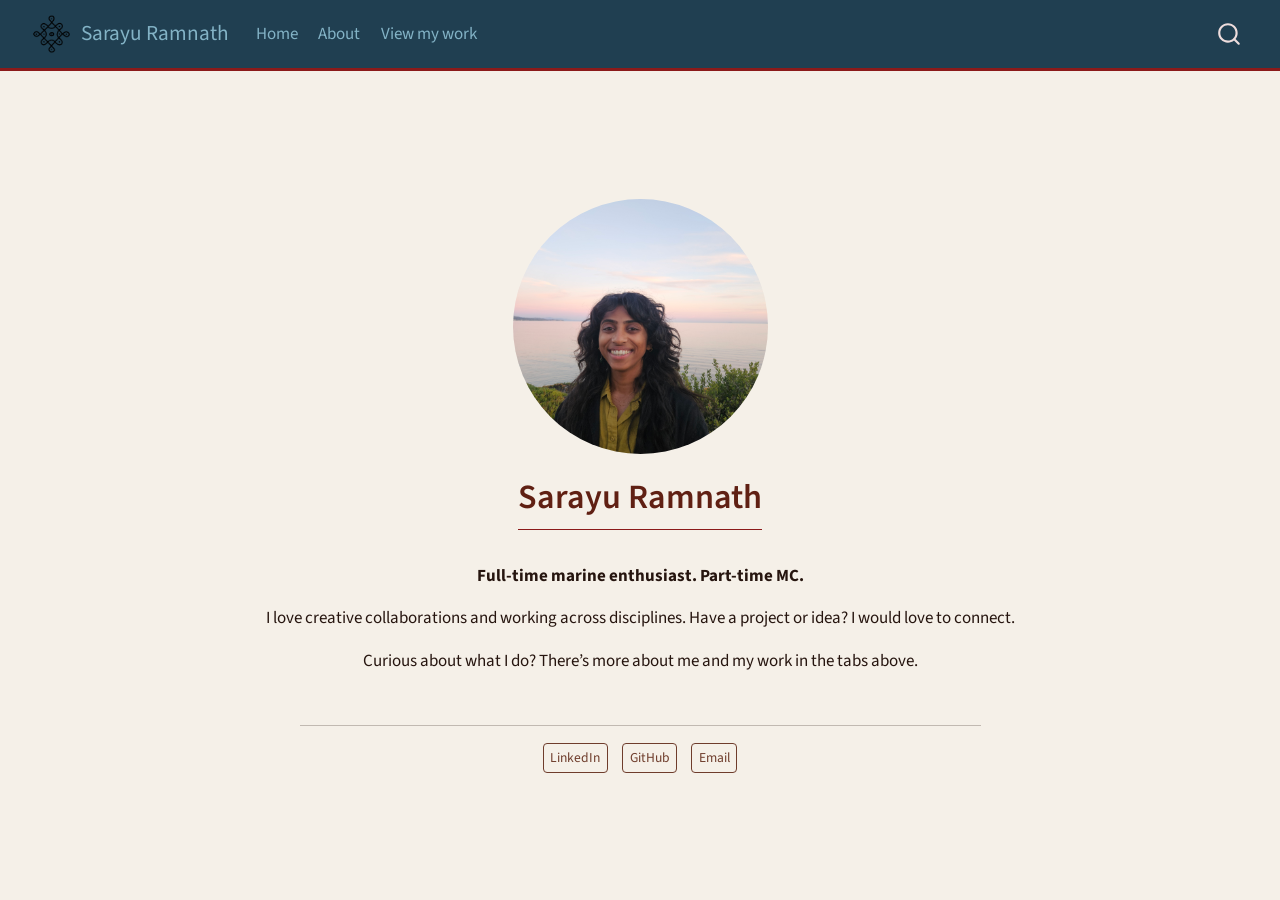
<file: docs/index.html>
<!DOCTYPE html>
<html xmlns="http://www.w3.org/1999/xhtml" lang="en" xml:lang="en"><head>

<meta charset="utf-8">
<meta name="generator" content="quarto-1.10.18">

<meta name="viewport" content="width=device-width, initial-scale=1.0, user-scalable=yes">


<title>Sarayu Ramnath</title>
<style>
/* Default styles provided by pandoc.
** See https://pandoc.org/MANUAL.html#variables-for-html for config info.
*/
span.smallcaps{font-variant: small-caps;}
div.columns{display: flex; gap: 1.5em;}
div.column{flex: auto;}
@media screen {
div.columns{gap: min(4vw, 1.5em);}
div.column{overflow-x: auto;}
}
div.hanging-indent{margin-left: 1.5em; text-indent: -1.5em;}
ul.task-list{list-style: none;}
ul.task-list li input[type="checkbox"] {
  width: 0.8em;
  margin: 0 0.8em 0.2em -1em; /* quarto-specific, see https://github.com/quarto-dev/quarto-cli/issues/4556 */ 
  vertical-align: middle;
}
</style>


<script src="site_libs/quarto-nav/quarto-nav.js"></script>
<script src="site_libs/quarto-nav/headroom.min.js"></script>
<script src="site_libs/clipboard/clipboard.min.js"></script>
<script src="site_libs/quarto-search/autocomplete.umd.js"></script>
<script src="site_libs/quarto-search/fuse.min.js"></script>
<script src="site_libs/quarto-search/quarto-search.js"></script>
<meta name="quarto:offset" content="./">
<script src="site_libs/quarto-html/quarto.js" type="module"></script>
<script src="site_libs/quarto-html/tabsets/tabsets.js" type="module"></script>
<script src="site_libs/quarto-html/popper.min.js"></script>
<script src="site_libs/quarto-html/tippy.umd.min.js"></script>
<link href="site_libs/quarto-html/tippy.css" rel="stylesheet">
<link href="site_libs/quarto-html/quarto-syntax-highlighting-64a204ab8560d761af7679ceaba22944.css" rel="stylesheet" id="quarto-text-highlighting-styles">
<script src="site_libs/bootstrap/bootstrap.min.js"></script>
<link href="site_libs/bootstrap/bootstrap-icons.css" rel="stylesheet">
<link href="site_libs/bootstrap/bootstrap-5f3a88b16732471265c6a64964930f13.min.css" rel="stylesheet" append-hash="true" id="quarto-bootstrap" data-mode="light">
<script id="quarto-search-options" type="application/json">{
  "location": "navbar",
  "copy-button": false,
  "collapse-after": 3,
  "panel-placement": "end",
  "type": "overlay",
  "limit": 50,
  "keyboard-shortcut": [
    "f",
    "/",
    "s"
  ],
  "show-item-context": false,
  "language": {
    "search-no-results-text": "No results",
    "search-matching-documents-text": "matching documents",
    "search-copy-link-title": "Copy link to search",
    "search-hide-matches-text": "Hide additional matches",
    "search-more-match-text": "more match in this document",
    "search-more-matches-text": "more matches in this document",
    "search-clear-button-title": "Clear",
    "search-text-placeholder": "",
    "search-detached-cancel-button-title": "Cancel",
    "search-submit-button-title": "Submit",
    "search-label": "Search"
  }
}</script>


</head>

<body class="nav-fixed quarto-light">

<div id="quarto-search-results"></div>
  <header id="quarto-header" class="headroom fixed-top">
    <nav class="navbar navbar-expand-lg " data-bs-theme="dark">
      <div class="navbar-container container-fluid">
      <div class="navbar-brand-container mx-auto">
    <a href="./index.html" class="navbar-brand navbar-brand-logo">
    <img src="./kolam_logo.png" alt="" class="navbar-logo light-content">
    <img src="./kolam_logo.png" alt="" class="navbar-logo dark-content">
    </a>
    <a class="navbar-brand" href="./index.html">
    <span class="navbar-title">Sarayu Ramnath</span>
    </a>
  </div>
            <div id="quarto-search" class="" title="Search"></div>
          <button class="navbar-toggler" type="button" data-bs-toggle="collapse" data-bs-target="#navbarCollapse" aria-controls="navbarCollapse" role="menu" aria-expanded="false" aria-label="Toggle navigation" onclick="if (window.quartoToggleHeadroom) { window.quartoToggleHeadroom(); }">
  <span class="navbar-toggler-icon"></span>
</button>
          <div class="collapse navbar-collapse" id="navbarCollapse">
            <ul class="navbar-nav navbar-nav-scroll me-auto">
  <li class="nav-item">
    <a class="nav-link active" href="./index.html" aria-current="page"> 
<span class="menu-text">Home</span></a>
  </li>  
  <li class="nav-item">
    <a class="nav-link" href="./about.html"> 
<span class="menu-text">About</span></a>
  </li>  
  <li class="nav-item">
    <a class="nav-link" href="./blog.html"> 
<span class="menu-text">View my work</span></a>
  </li>  
</ul>
          </div> <!-- /navcollapse -->
            <div class="quarto-navbar-tools">
</div>
      </div> <!-- /container-fluid -->
    </nav>
</header>
<!-- content -->
<div id="quarto-content" class="quarto-container page-columns page-rows-contents page-layout-full page-navbar">
<!-- sidebar -->
<!-- margin-sidebar -->
    
<!-- main -->
<div class="quarto-about-jolla column-page">
  <img src="sarayu_image.jpg" class="about-image
  round " style="height: 15em; width: 15em;">
 <header id="title-block-header" class="quarto-title-block default">
<div class="quarto-title">
<h1 class="title">Sarayu Ramnath</h1>
</div>
<div class="quarto-title-meta column-page">
  </div>
</header><main class="content column-page" id="quarto-document-content">
<p><strong>Full-time marine enthusiast. Part-time MC.</strong></p>
<p>I love creative collaborations and working across disciplines. Have a project or idea? I would love to connect.</p>
<p>Curious about what I do? There’s more about me and my work in the tabs above.</p>


</main> 
  <hr class="about-sep">
   <div class="about-links">
  <a href="https://www.linkedin.com/in/sarayu-ramnath" class="about-link" rel="" target="_blank">
     <span class="about-link-text">LinkedIn</span>
  </a>
  <a href="https://github.com/sarayu-26" class="about-link" rel="" target="_blank">
     <span class="about-link-text">GitHub</span>
  </a>
  <a href="mailto:sramnath@bren.ucsb.edu" class="about-link" rel="" target="">
     <span class="about-link-text">Email</span>
  </a>
</div>
</div>
 <!-- /main -->
<script id="quarto-html-after-body" type="application/javascript">
  window.document.addEventListener("DOMContentLoaded", function (event) {
    const isCodeAnnotation = (el) => {
      for (const clz of el.classList) {
        if (clz.startsWith('code-annotation-')) {                     
          return true;
        }
      }
      return false;
    }
    const onCopySuccess = function(e) {
      // button target
      const button = e.trigger;
      // don't keep focus
      button.blur();
      // flash "checked"
      button.classList.add('code-copy-button-checked');
      var currentTitle = button.getAttribute("title");
      button.setAttribute("title", "Copied!");
      let tooltip;
      if (window.bootstrap) {
        button.setAttribute("data-bs-toggle", "tooltip");
        button.setAttribute("data-bs-placement", "left");
        button.setAttribute("data-bs-title", "Copied!");
        tooltip = new bootstrap.Tooltip(button, 
          { trigger: "manual", 
            customClass: "code-copy-button-tooltip",
            offset: [0, -8]});
        tooltip.show();    
      }
      setTimeout(function() {
        if (tooltip) {
          tooltip.hide();
          button.removeAttribute("data-bs-title");
          button.removeAttribute("data-bs-toggle");
          button.removeAttribute("data-bs-placement");
        }
        button.setAttribute("title", currentTitle);
        button.classList.remove('code-copy-button-checked');
      }, 1000);
      // clear code selection
      e.clearSelection();
    }
    const getTextToCopy = function(trigger) {
      const outerScaffold = trigger.parentElement.cloneNode(true);
      const codeEl = outerScaffold.querySelector('code');
      for (const childEl of codeEl.children) {
        if (isCodeAnnotation(childEl)) {
          childEl.remove();
        }
      }
      return codeEl.innerText;
    }
    const clipboard = new window.ClipboardJS('.code-copy-button:not([data-in-quarto-modal])', {
      text: getTextToCopy
    });
    clipboard.on('success', onCopySuccess);
    if (window.document.getElementById('quarto-embedded-source-code-modal')) {
      const clipboardModal = new window.ClipboardJS('.code-copy-button[data-in-quarto-modal]', {
        text: getTextToCopy,
        container: window.document.getElementById('quarto-embedded-source-code-modal')
      });
      clipboardModal.on('success', onCopySuccess);
    }
      var localhostRegex = new RegExp(/^(?:http|https):\/\/localhost\:?[0-9]*\//);
      var mailtoRegex = new RegExp(/^mailto:/);
        var filterRegex = new RegExp('/' + window.location.host + '/');
      var isInternal = (href) => {
          return filterRegex.test(href) || localhostRegex.test(href) || mailtoRegex.test(href);
      }
      // Inspect non-navigation links and adorn them if external
     var links = window.document.querySelectorAll('a[href]:not(.nav-link):not(.navbar-brand):not(.toc-action):not(.sidebar-link):not(.sidebar-item-toggle):not(.pagination-link):not(.no-external):not([aria-hidden]):not(.dropdown-item):not(.quarto-navigation-tool):not(.about-link)');
      for (var i=0; i<links.length; i++) {
        const link = links[i];
        if (!isInternal(link.href)) {
          // undo the damage that might have been done by quarto-nav.js in the case of
          // links that we want to consider external
          if (link.dataset.originalHref !== undefined) {
            link.href = link.dataset.originalHref;
          }
        }
      }
    function tippyHover(el, contentFn, onTriggerFn, onUntriggerFn) {
      const config = {
        allowHTML: true,
        maxWidth: 500,
        delay: 100,
        arrow: false,
        appendTo: function(el) {
            return el.parentElement;
        },
        interactive: true,
        interactiveBorder: 10,
        theme: 'quarto',
        placement: 'bottom-start',
      };
      if (contentFn) {
        config.content = contentFn;
      }
      if (onTriggerFn) {
        config.onTrigger = onTriggerFn;
      }
      if (onUntriggerFn) {
        config.onUntrigger = onUntriggerFn;
      }
      window.tippy(el, config); 
    }
    const noterefs = window.document.querySelectorAll('a[role="doc-noteref"]');
    for (var i=0; i<noterefs.length; i++) {
      const ref = noterefs[i];
      tippyHover(ref, function() {
        // use id or data attribute instead here
        let href = ref.getAttribute('data-footnote-href') || ref.getAttribute('href');
        try { href = new URL(href).hash; } catch {}
        const id = href.replace(/^#\/?/, "");
        const note = window.document.getElementById(id);
        if (note) {
          return note.innerHTML;
        } else {
          return "";
        }
      });
    }
    const xrefs = window.document.querySelectorAll('a.quarto-xref');
    const processXRef = (id, note) => {
      // Strip column container classes
      const stripColumnClz = (el) => {
        el.classList.remove("page-full", "page-columns");
        if (el.children) {
          for (const child of el.children) {
            stripColumnClz(child);
          }
        }
      }
      stripColumnClz(note)
      if (id === null || id.startsWith('sec-')) {
        // Special case sections, only their first couple elements
        const container = document.createElement("div");
        if (note.children && note.children.length > 2) {
          container.appendChild(note.children[0].cloneNode(true));
          for (let i = 1; i < note.children.length; i++) {
            const child = note.children[i];
            if (child.tagName === "P" && child.innerText === "") {
              continue;
            } else {
              container.appendChild(child.cloneNode(true));
              break;
            }
          }
          if (window.Quarto?.typesetMath) {
            window.Quarto.typesetMath(container);
          }
          return container.innerHTML
        } else {
          if (window.Quarto?.typesetMath) {
            window.Quarto.typesetMath(note);
          }
          return note.innerHTML;
        }
      } else {
        // Remove any anchor links if they are present
        const anchorLink = note.querySelector('a.anchorjs-link');
        if (anchorLink) {
          anchorLink.remove();
        }
        if (window.Quarto?.typesetMath) {
          window.Quarto.typesetMath(note);
        }
        if (note.classList.contains("callout")) {
          return note.outerHTML;
        } else {
          return note.innerHTML;
        }
      }
    }
    for (var i=0; i<xrefs.length; i++) {
      const xref = xrefs[i];
      tippyHover(xref, undefined, function(instance) {
        instance.disable();
        let url = xref.getAttribute('href');
        let hash = undefined; 
        if (url.startsWith('#')) {
          hash = url;
        } else {
          try { hash = new URL(url).hash; } catch {}
        }
        if (hash) {
          const id = hash.replace(/^#\/?/, "");
          const note = window.document.getElementById(id);
          if (note !== null) {
            try {
              const html = processXRef(id, note.cloneNode(true));
              instance.setContent(html);
            } finally {
              instance.enable();
              instance.show();
            }
          } else {
            // See if we can fetch this
            fetch(url.split('#')[0])
            .then(res => res.text())
            .then(html => {
              const parser = new DOMParser();
              const htmlDoc = parser.parseFromString(html, "text/html");
              const note = htmlDoc.getElementById(id);
              if (note !== null) {
                const html = processXRef(id, note);
                instance.setContent(html);
              } 
            }).finally(() => {
              instance.enable();
              instance.show();
            });
          }
        } else {
          // See if we can fetch a full url (with no hash to target)
          // This is a special case and we should probably do some content thinning / targeting
          fetch(url)
          .then(res => res.text())
          .then(html => {
            const parser = new DOMParser();
            const htmlDoc = parser.parseFromString(html, "text/html");
            const note = htmlDoc.querySelector('main.content');
            if (note !== null) {
              // This should only happen for chapter cross references
              // (since there is no id in the URL)
              // remove the first header
              if (note.children.length > 0 && note.children[0].tagName === "HEADER") {
                note.children[0].remove();
              }
              const html = processXRef(null, note);
              instance.setContent(html);
            } 
          }).finally(() => {
            instance.enable();
            instance.show();
          });
        }
      }, function(instance) {
      });
    }
        let selectedAnnoteEl;
        const selectorForAnnotation = ( cell, annotation) => {
          let cellAttr = 'data-code-cell="' + cell + '"';
          let lineAttr = 'data-code-annotation="' +  annotation + '"';
          const selector = 'span[' + cellAttr + '][' + lineAttr + ']';
          return selector;
        }
        const selectCodeLines = (annoteEl) => {
          const doc = window.document;
          const targetCell = annoteEl.getAttribute("data-target-cell");
          const targetAnnotation = annoteEl.getAttribute("data-target-annotation");
          const annoteSpan = window.document.querySelector(selectorForAnnotation(targetCell, targetAnnotation));
          const lines = annoteSpan.getAttribute("data-code-lines").split(",");
          const lineIds = lines.map((line) => {
            return targetCell + "-" + line;
          })
          let top = null;
          let height = null;
          let parent = null;
          if (lineIds.length > 0) {
              //compute the position of the single el (top and bottom and make a div)
              const el = window.document.getElementById(lineIds[0]);
              top = el.offsetTop;
              height = el.offsetHeight;
              parent = el.parentElement.parentElement;
            if (lineIds.length > 1) {
              const lastEl = window.document.getElementById(lineIds[lineIds.length - 1]);
              const bottom = lastEl.offsetTop + lastEl.offsetHeight;
              height = bottom - top;
            }
            if (top !== null && height !== null && parent !== null) {
              // cook up a div (if necessary) and position it 
              let div = window.document.getElementById("code-annotation-line-highlight");
              if (div === null) {
                div = window.document.createElement("div");
                div.setAttribute("id", "code-annotation-line-highlight");
                div.style.position = 'absolute';
                parent.appendChild(div);
              }
              div.style.top = top - 2 + "px";
              div.style.height = height + 4 + "px";
              div.style.left = 0;
              let gutterDiv = window.document.getElementById("code-annotation-line-highlight-gutter");
              if (gutterDiv === null) {
                gutterDiv = window.document.createElement("div");
                gutterDiv.setAttribute("id", "code-annotation-line-highlight-gutter");
                gutterDiv.style.position = 'absolute';
                const codeCell = window.document.getElementById(targetCell);
                const gutter = codeCell.querySelector('.code-annotation-gutter');
                gutter.appendChild(gutterDiv);
              }
              gutterDiv.style.top = top - 2 + "px";
              gutterDiv.style.height = height + 4 + "px";
            }
            selectedAnnoteEl = annoteEl;
          }
        };
        const unselectCodeLines = () => {
          const elementsIds = ["code-annotation-line-highlight", "code-annotation-line-highlight-gutter"];
          elementsIds.forEach((elId) => {
            const div = window.document.getElementById(elId);
            if (div) {
              div.remove();
            }
          });
          selectedAnnoteEl = undefined;
        };
          // Handle positioning of the toggle
      window.addEventListener(
        "resize",
        throttle(() => {
          elRect = undefined;
          if (selectedAnnoteEl) {
            selectCodeLines(selectedAnnoteEl);
          }
        }, 10)
      );
      function throttle(fn, ms) {
      let throttle = false;
      let timer;
        return (...args) => {
          if(!throttle) { // first call gets through
              fn.apply(this, args);
              throttle = true;
          } else { // all the others get throttled
              if(timer) clearTimeout(timer); // cancel #2
              timer = setTimeout(() => {
                fn.apply(this, args);
                timer = throttle = false;
              }, ms);
          }
        };
      }
        // Attach click handler to the DT
        const annoteDls = window.document.querySelectorAll('dt[data-target-cell]');
        for (const annoteDlNode of annoteDls) {
          annoteDlNode.addEventListener('click', (event) => {
            const clickedEl = event.target;
            if (clickedEl !== selectedAnnoteEl) {
              unselectCodeLines();
              const activeEl = window.document.querySelector('dt[data-target-cell].code-annotation-active');
              if (activeEl) {
                activeEl.classList.remove('code-annotation-active');
              }
              selectCodeLines(clickedEl);
              clickedEl.classList.add('code-annotation-active');
            } else {
              // Unselect the line
              unselectCodeLines();
              clickedEl.classList.remove('code-annotation-active');
            }
          });
        }
    const findCites = (el) => {
      const parentEl = el.parentElement;
      if (parentEl) {
        const cites = parentEl.dataset.cites;
        if (cites) {
          return {
            el,
            cites: cites.split(' ')
          };
        } else {
          return findCites(el.parentElement)
        }
      } else {
        return undefined;
      }
    };
    var bibliorefs = window.document.querySelectorAll('a[role="doc-biblioref"]');
    for (var i=0; i<bibliorefs.length; i++) {
      const ref = bibliorefs[i];
      const citeInfo = findCites(ref);
      if (citeInfo) {
        tippyHover(citeInfo.el, function() {
          var popup = window.document.createElement('div');
          citeInfo.cites.forEach(function(cite) {
            var citeDiv = window.document.createElement('div');
            citeDiv.classList.add('hanging-indent');
            citeDiv.classList.add('csl-entry');
            var biblioDiv = window.document.getElementById('ref-' + cite);
            if (biblioDiv) {
              citeDiv.innerHTML = biblioDiv.innerHTML;
            }
            popup.appendChild(citeDiv);
          });
          return popup.innerHTML;
        });
      }
    }
  });
  </script>
</div> <!-- /content -->




</body></html>
</file>
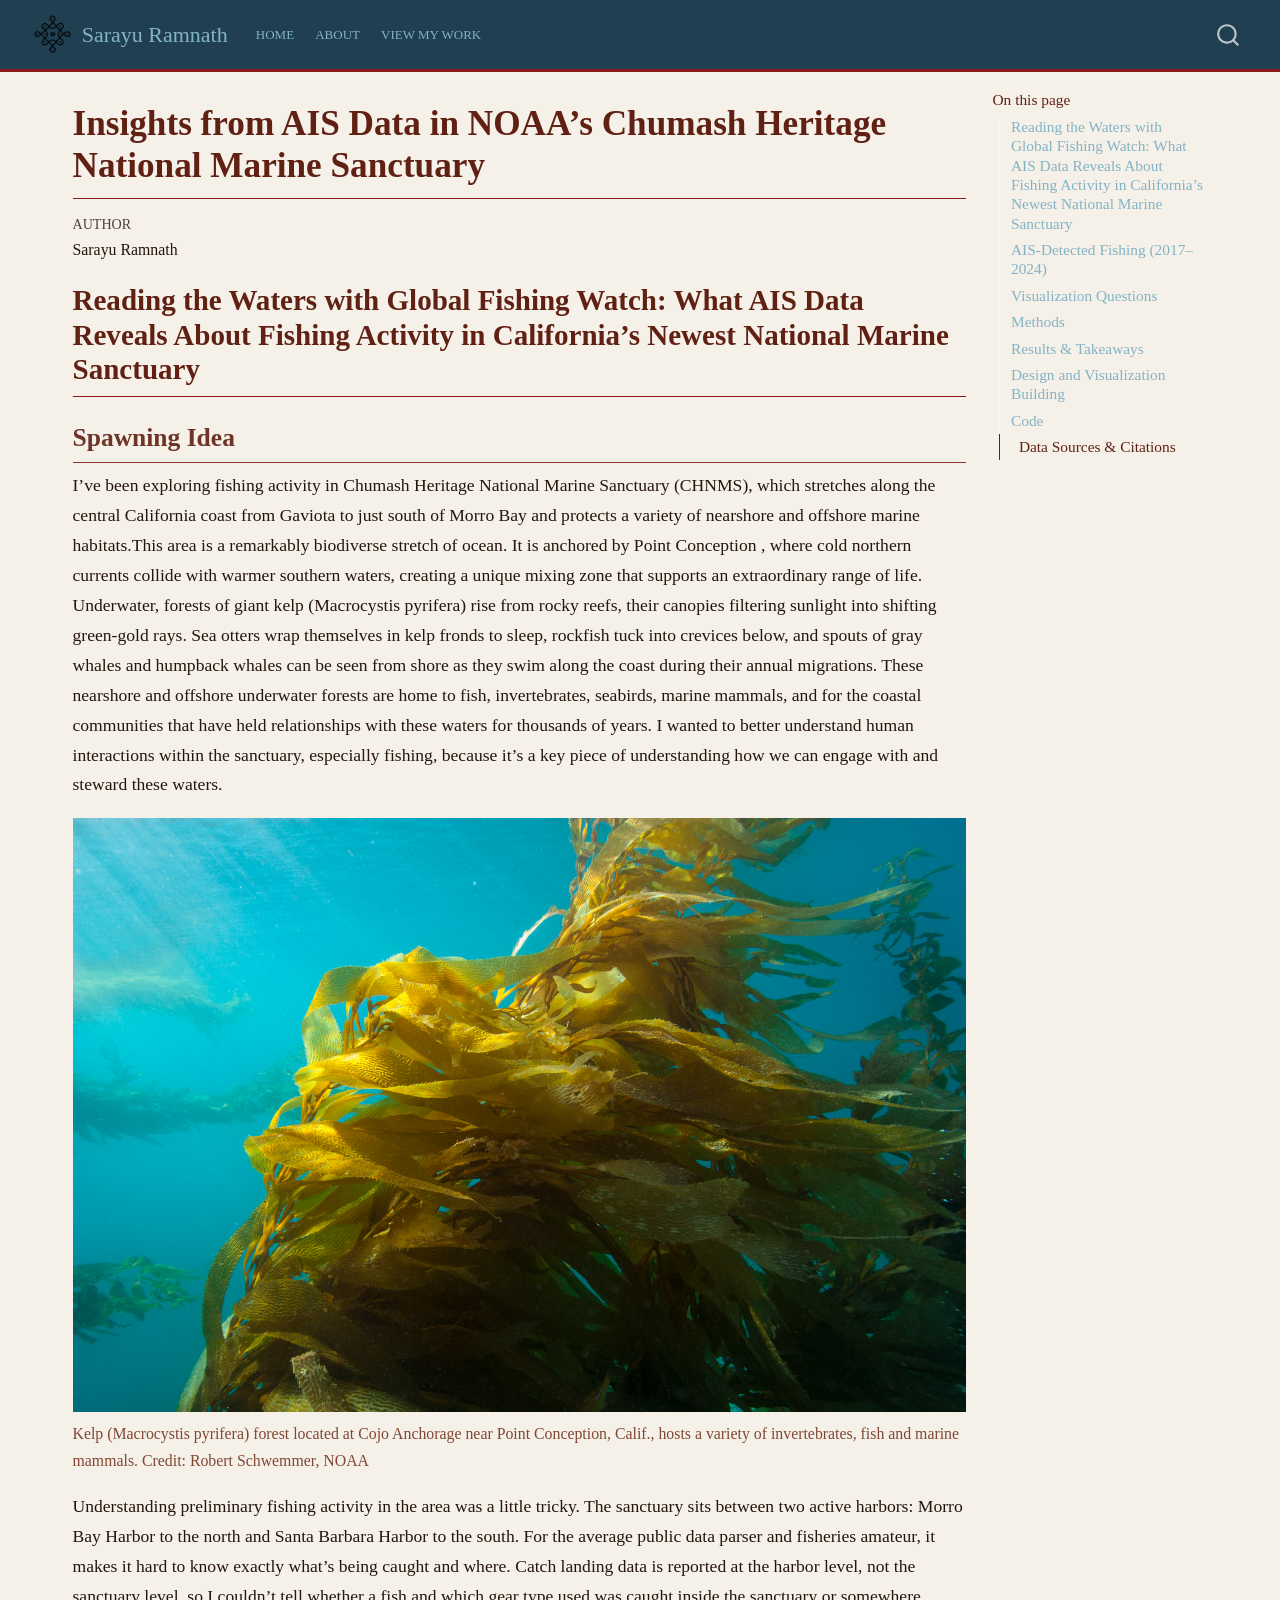
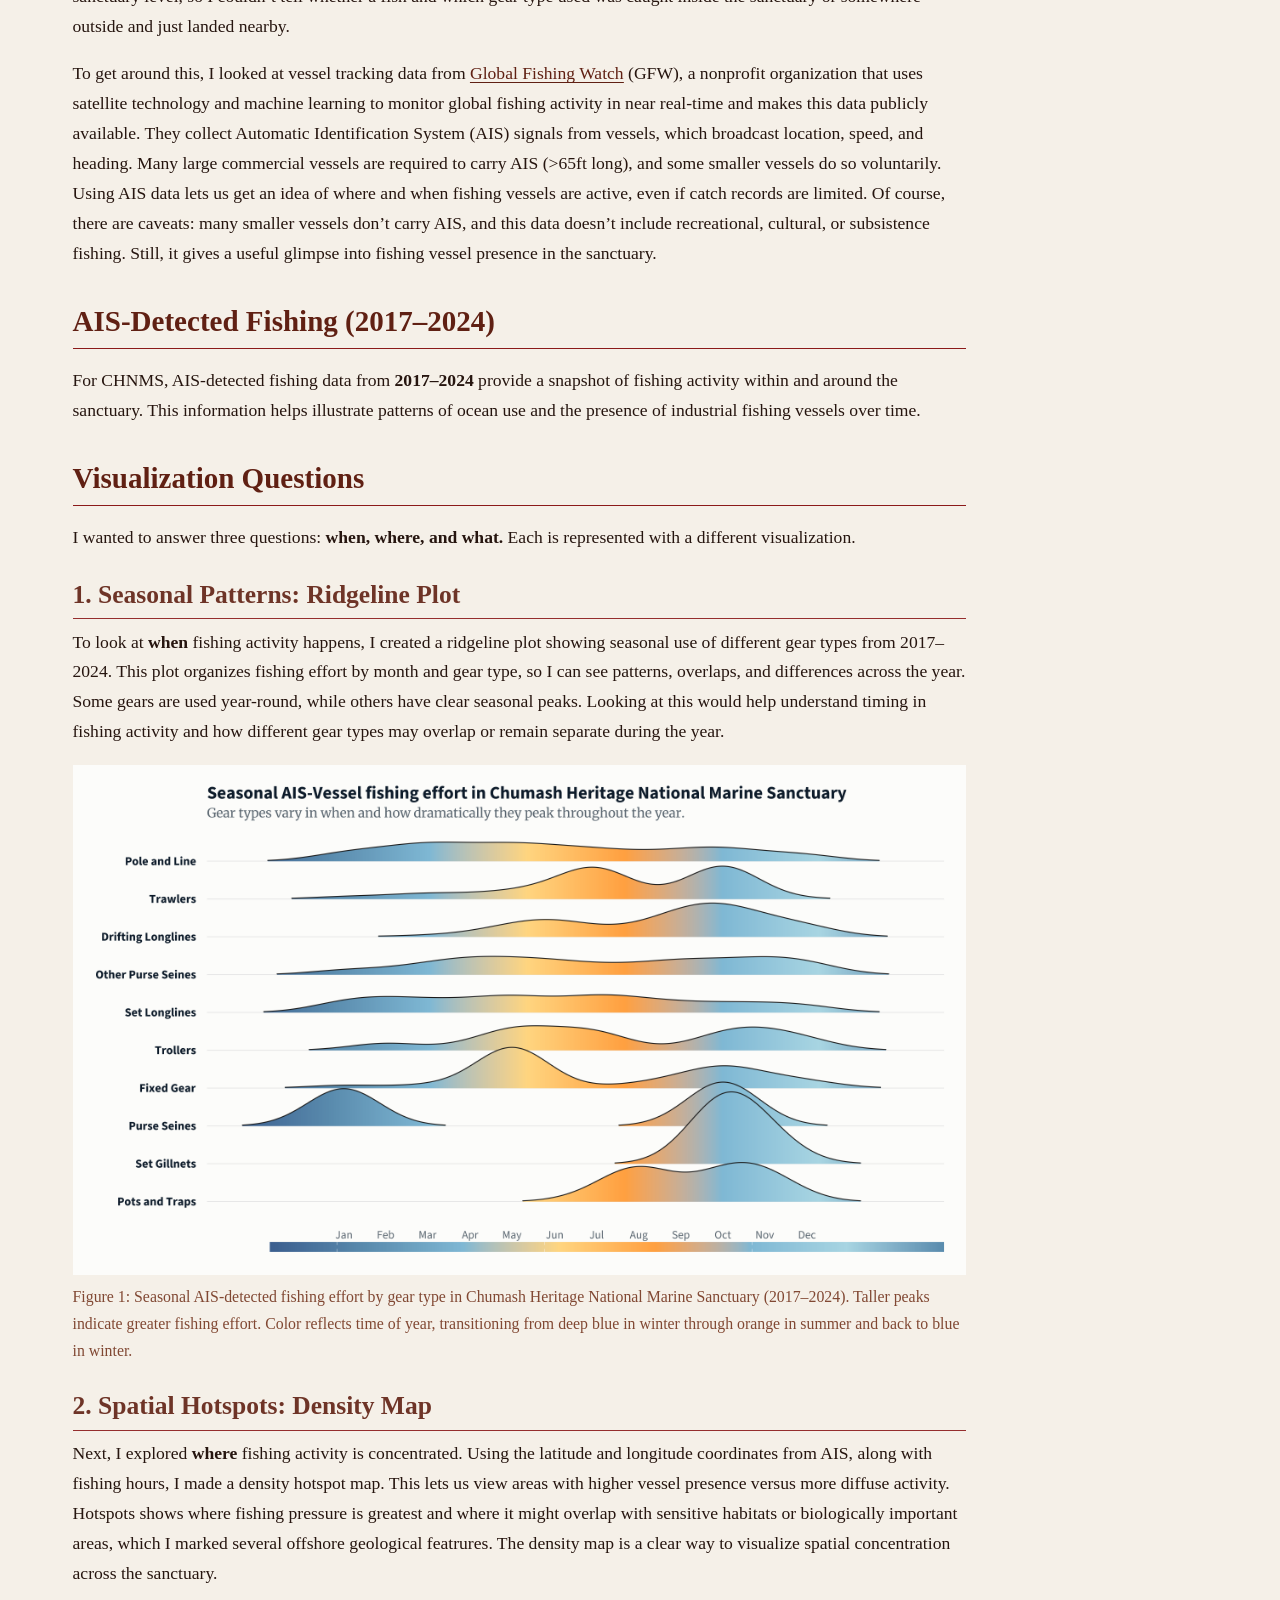
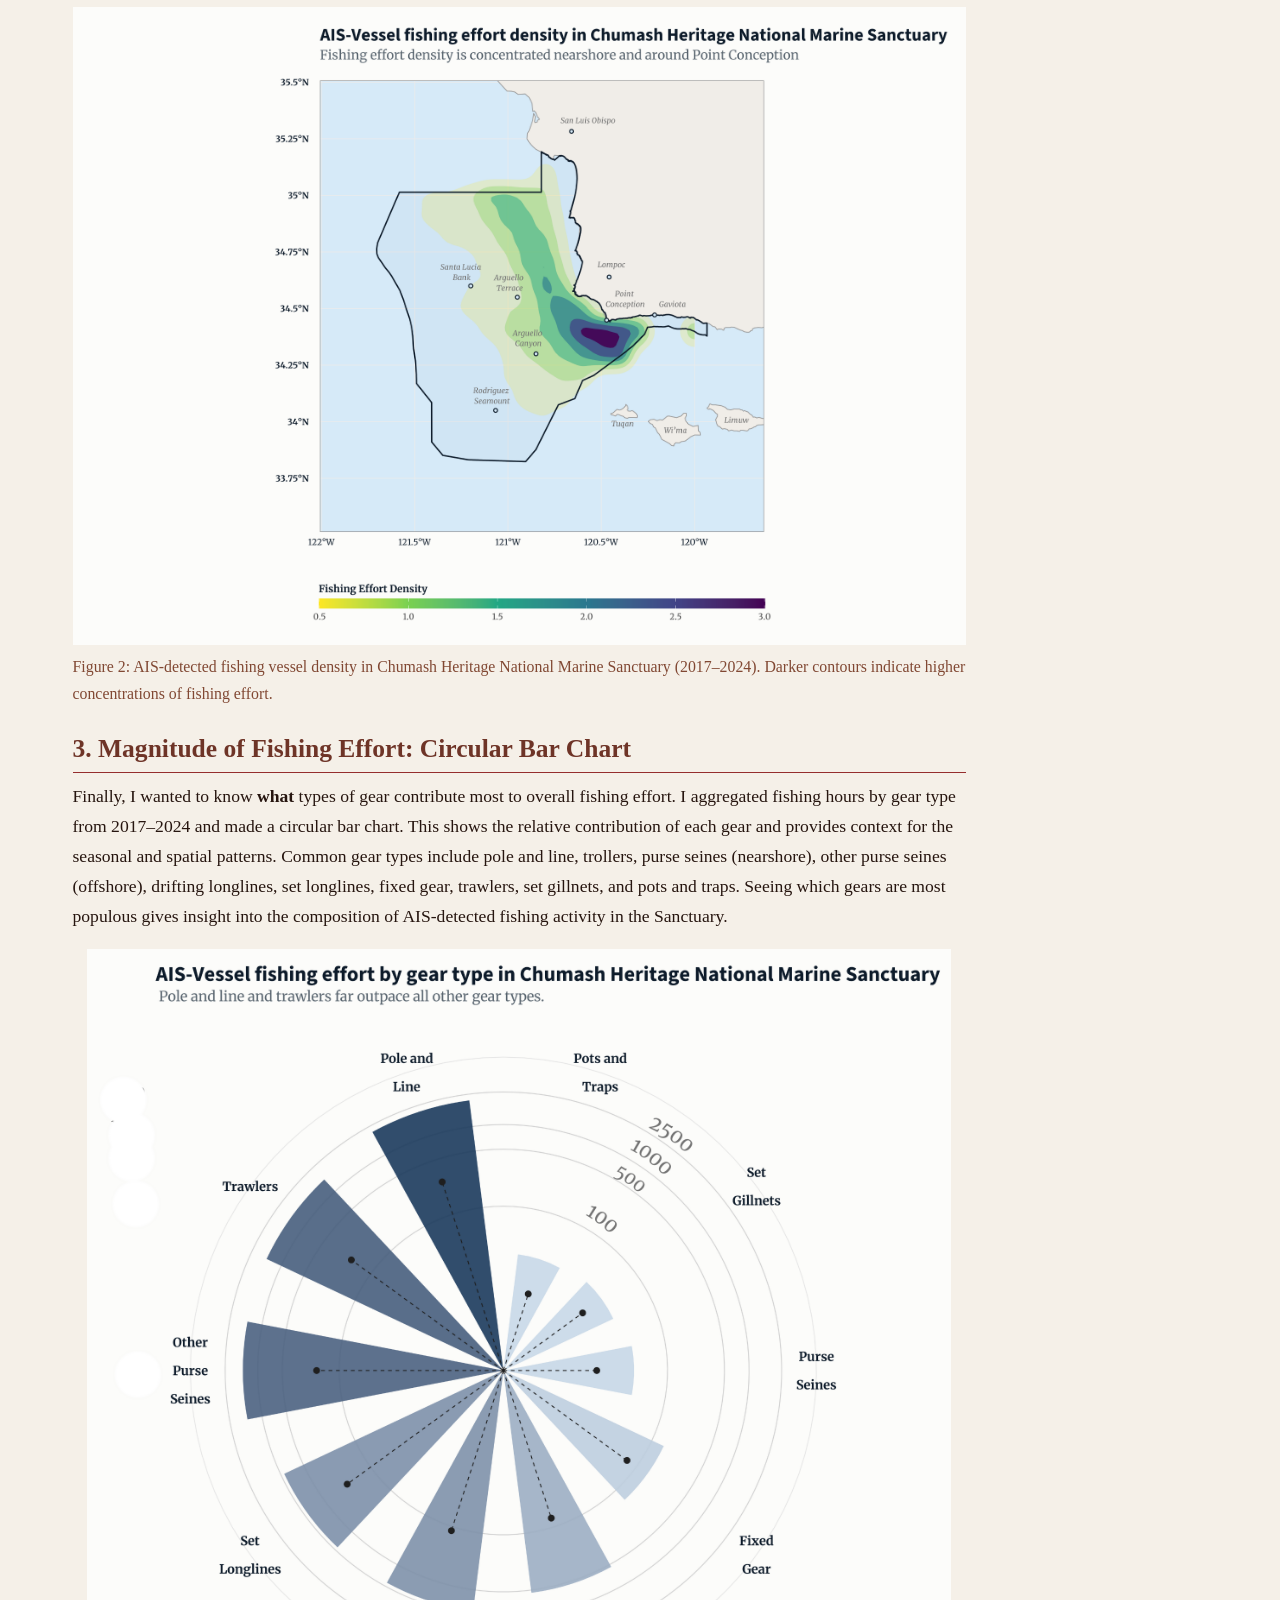
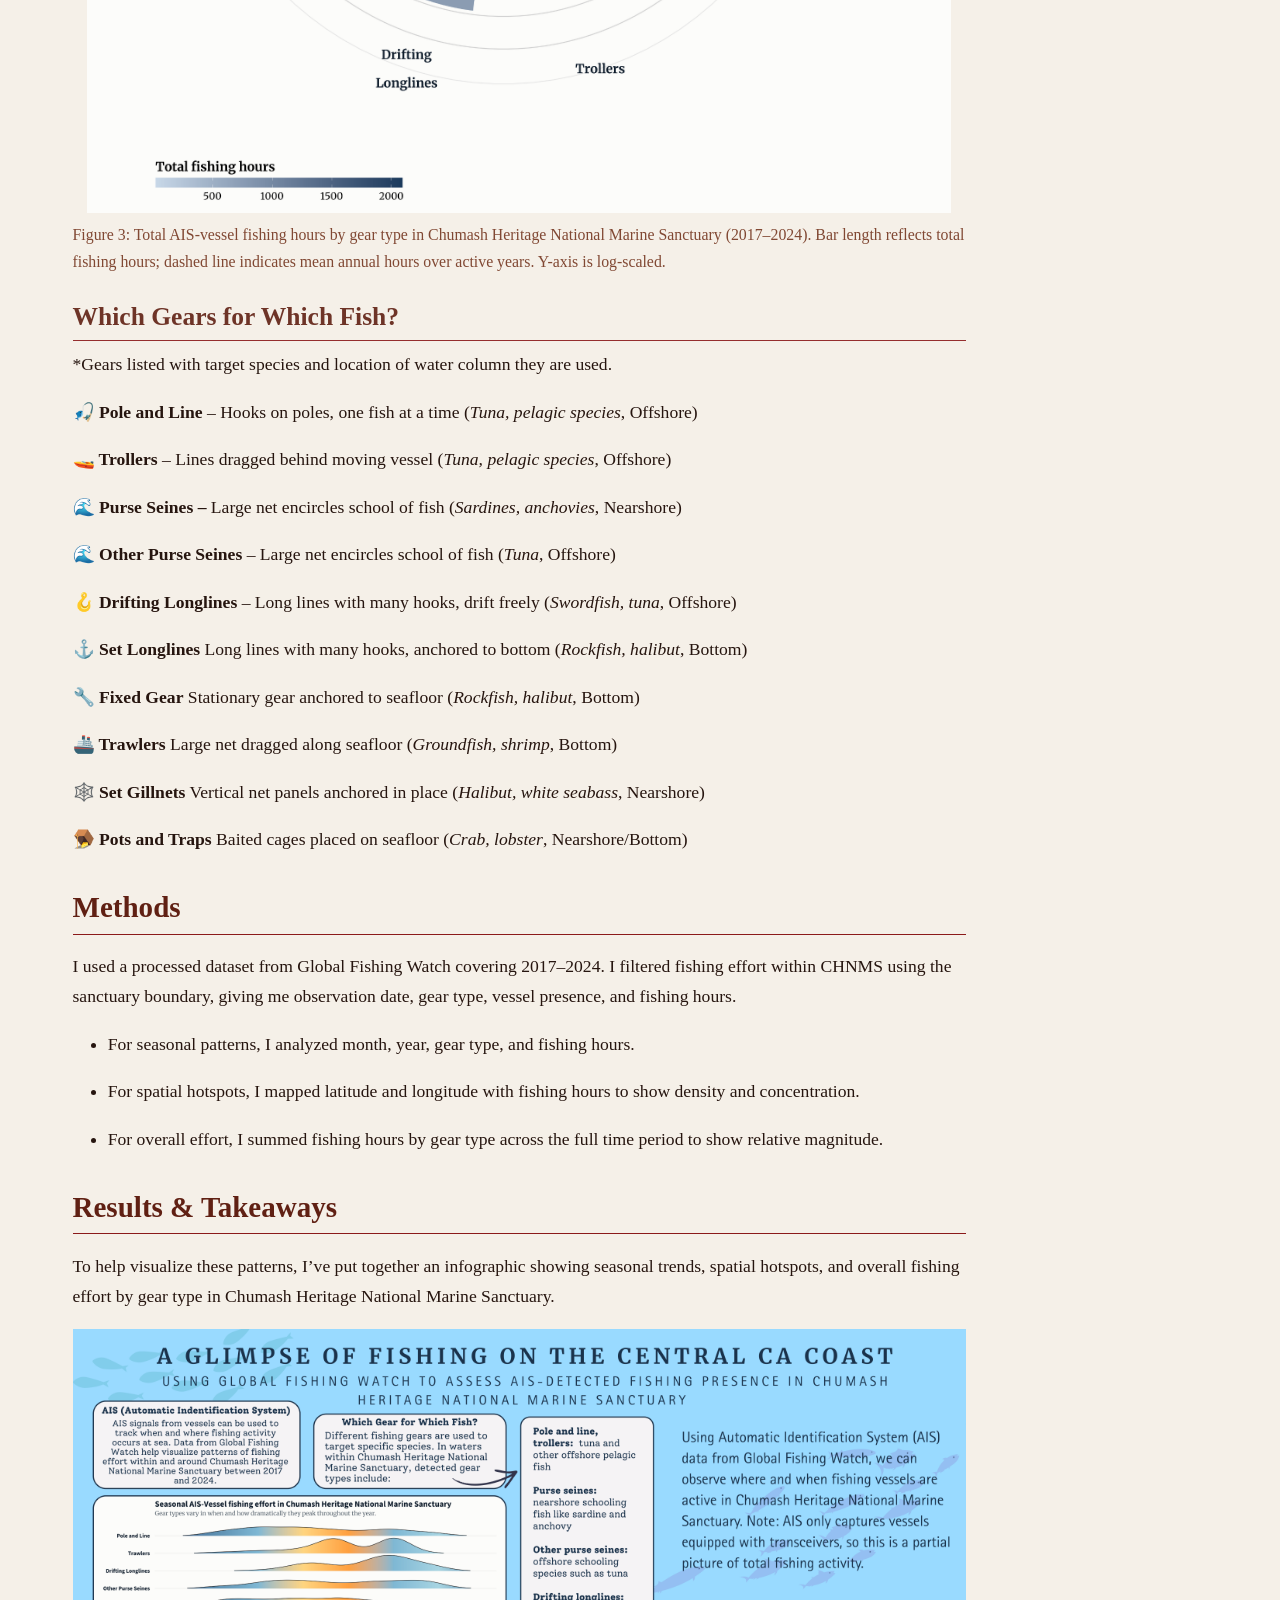
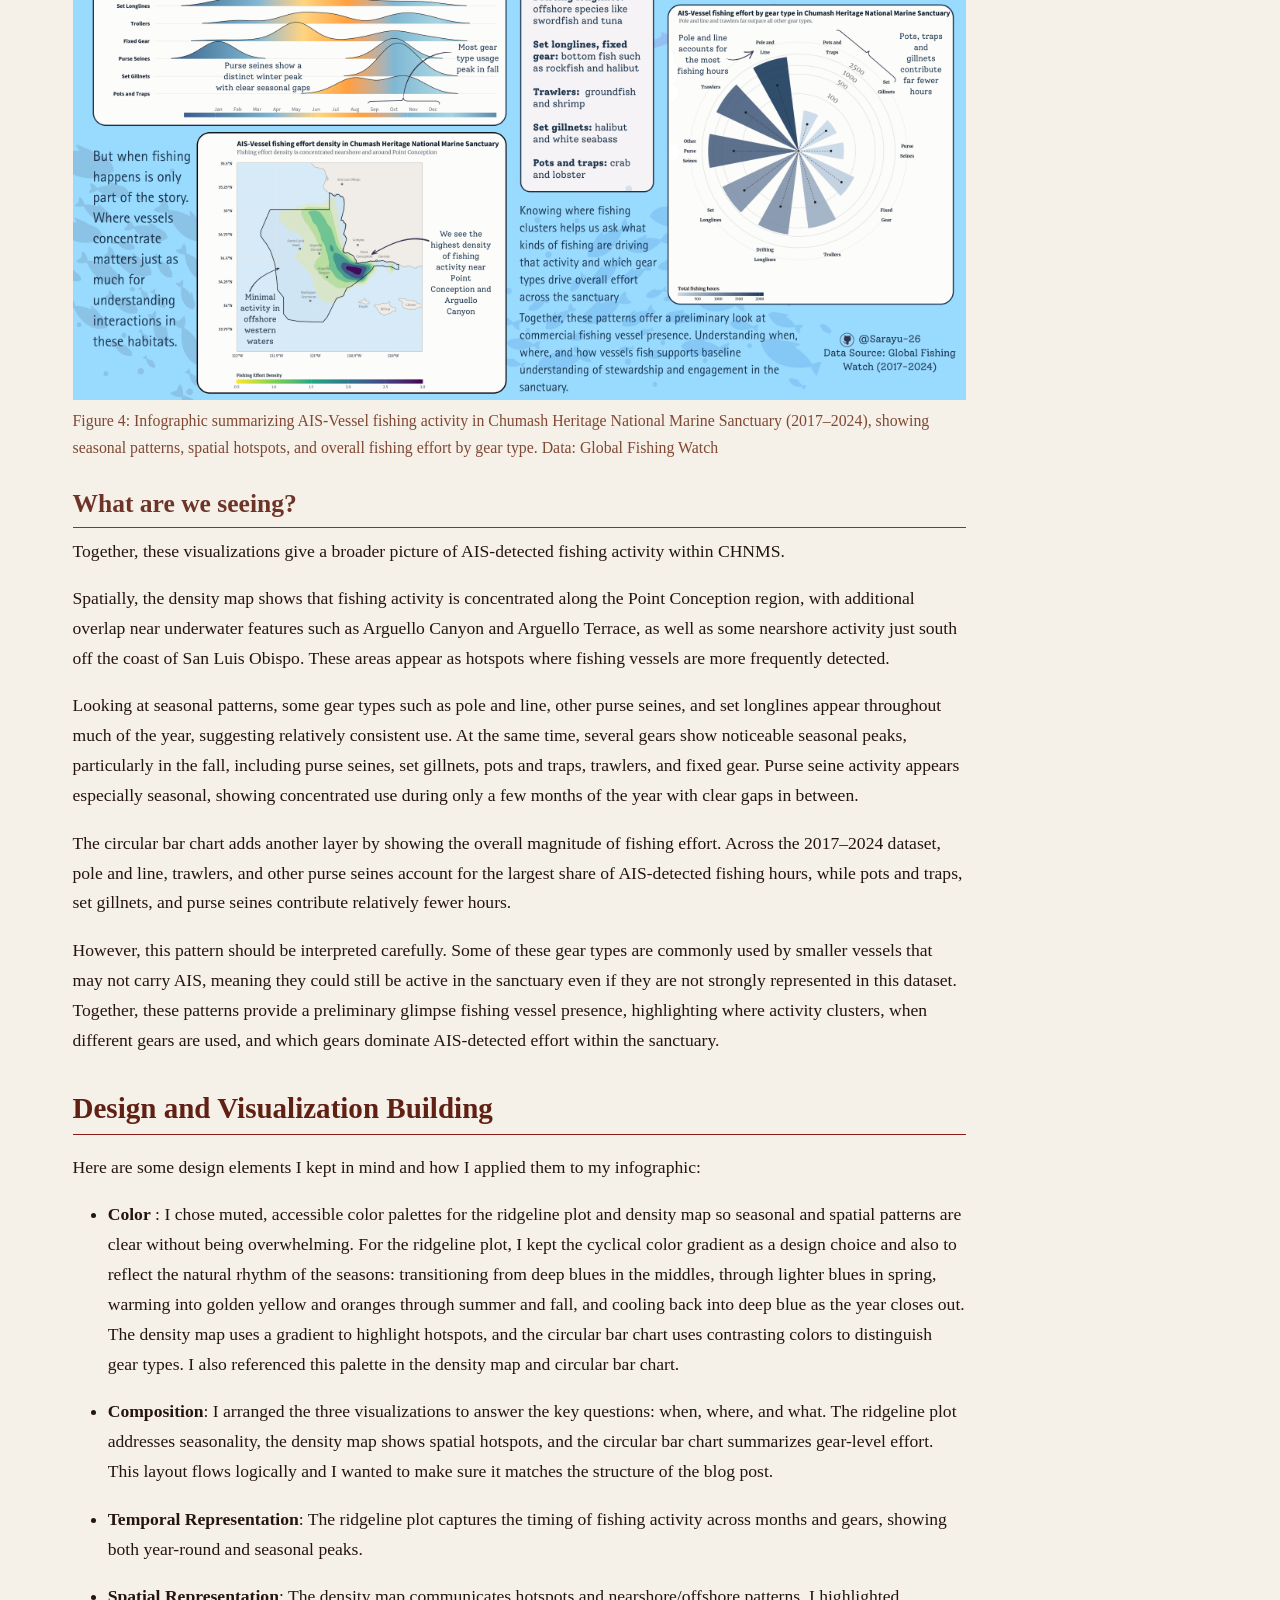
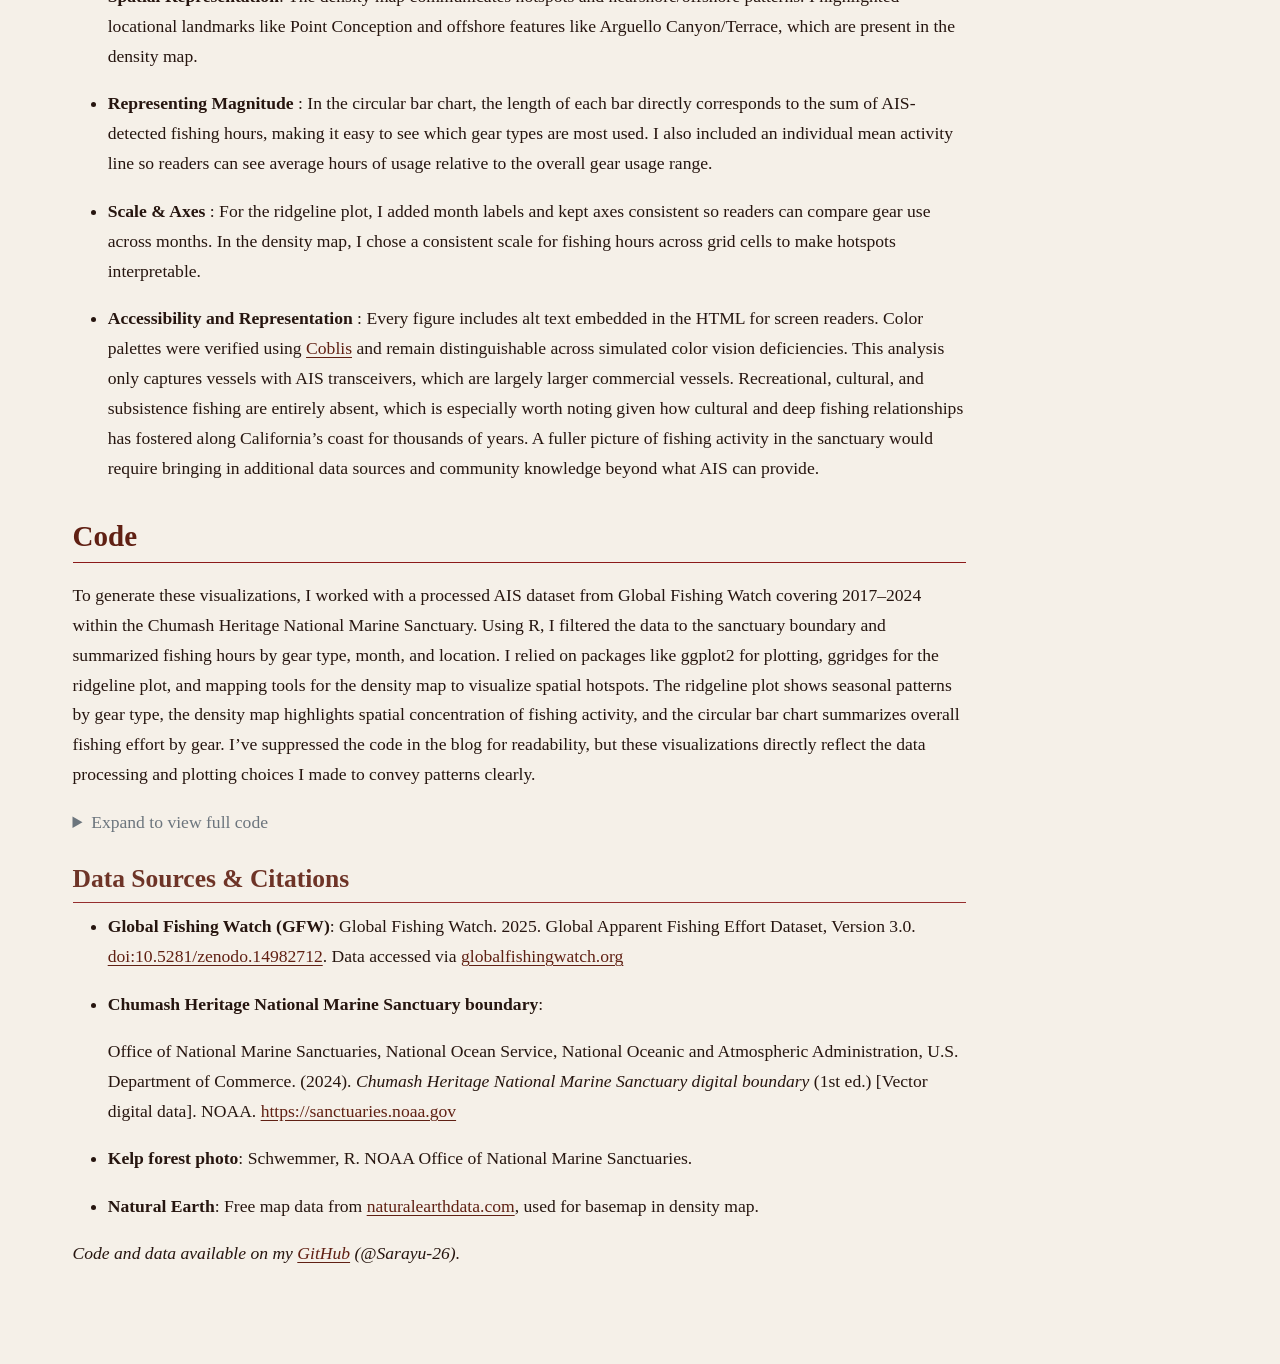
<file: docs/posts/post_1/index.html>
<!DOCTYPE html>
<html xmlns="http://www.w3.org/1999/xhtml" lang="en" xml:lang="en"><head>

<meta charset="utf-8">
<meta name="generator" content="quarto-1.10.18">

<meta name="viewport" content="width=device-width, initial-scale=1.0, user-scalable=yes">

<meta name="author" content="Sarayu Ramnath">

<title>Insights from AIS Data in NOAA’s Chumash Heritage National Marine Sanctuary – Sarayu Ramnath</title>
<style>
/* Default styles provided by pandoc.
** See https://pandoc.org/MANUAL.html#variables-for-html for config info.
*/
span.smallcaps{font-variant: small-caps;}
div.columns{display: flex; gap: 1.5em;}
div.column{flex: auto;}
@media screen {
div.columns{gap: min(4vw, 1.5em);}
div.column{overflow-x: auto;}
}
div.hanging-indent{margin-left: 1.5em; text-indent: -1.5em;}
ul.task-list{list-style: none;}
ul.task-list li input[type="checkbox"] {
  width: 0.8em;
  margin: 0 0.8em 0.2em -1em; /* quarto-specific, see https://github.com/quarto-dev/quarto-cli/issues/4556 */ 
  vertical-align: middle;
}
/* CSS for syntax highlighting */
html { -webkit-text-size-adjust: 100%; }
pre > code.sourceCode { white-space: pre; position: relative; }
pre > code.sourceCode > span { display: inline-block; line-height: 1.25; }
pre > code.sourceCode > span:empty { height: 1.2em; }
.sourceCode { overflow: visible; }
code.sourceCode > span { color: inherit; text-decoration: inherit; }
div.sourceCode { margin: 1em 0; }
pre.sourceCode { margin: 0; }
@media screen {
div.sourceCode { overflow: auto; }
}
@media print {
pre > code.sourceCode { white-space: pre-wrap; }
pre > code.sourceCode > span { text-indent: -5em; padding-left: 5em; }
}
pre.numberSource code
  { counter-reset: source-line 0; }
pre.numberSource code > span
  { position: relative; left: -4em; counter-increment: source-line; }
pre.numberSource code > span > a:first-child::before
  { content: counter(source-line);
    position: relative; left: -1em; text-align: right; vertical-align: baseline;
    border: none; display: inline-block;
    -webkit-touch-callout: none; -webkit-user-select: none;
    -khtml-user-select: none; -moz-user-select: none;
    -ms-user-select: none; user-select: none;
    padding: 0 4px; width: 4em;
  }
pre.numberSource { margin-left: 3em;  padding-left: 4px; }
div.sourceCode
  {   }
@media screen {
pre > code.sourceCode > span > a:first-child::before { text-decoration: underline; }
}
</style>


<script src="../../site_libs/quarto-nav/quarto-nav.js"></script>
<script src="../../site_libs/quarto-nav/headroom.min.js"></script>
<script src="../../site_libs/clipboard/clipboard.min.js"></script>
<script src="../../site_libs/quarto-search/autocomplete.umd.js"></script>
<script src="../../site_libs/quarto-search/fuse.min.js"></script>
<script src="../../site_libs/quarto-search/quarto-search.js"></script>
<meta name="quarto:offset" content="../../">
<script src="../../site_libs/quarto-html/quarto.js" type="module"></script>
<script src="../../site_libs/quarto-html/tabsets/tabsets.js" type="module"></script>
<script src="../../site_libs/quarto-html/popper.min.js"></script>
<script src="../../site_libs/quarto-html/tippy.umd.min.js"></script>
<script src="../../site_libs/quarto-html/anchor.min.js"></script>
<link href="../../site_libs/quarto-html/tippy.css" rel="stylesheet">
<link href="../../site_libs/quarto-html/quarto-syntax-highlighting-64a204ab8560d761af7679ceaba22944.css" rel="stylesheet" id="quarto-text-highlighting-styles">
<script src="../../site_libs/bootstrap/bootstrap.min.js"></script>
<link href="../../site_libs/bootstrap/bootstrap-icons.css" rel="stylesheet">
<link href="../../site_libs/bootstrap/bootstrap-6ebaa34505986cd3b1aeeb432c8169ec.min.css" rel="stylesheet" append-hash="true" id="quarto-bootstrap" data-mode="light">
<script id="quarto-search-options" type="application/json">{
  "location": "navbar",
  "copy-button": false,
  "collapse-after": 3,
  "panel-placement": "end",
  "type": "overlay",
  "limit": 50,
  "keyboard-shortcut": [
    "f",
    "/",
    "s"
  ],
  "show-item-context": false,
  "language": {
    "search-no-results-text": "No results",
    "search-matching-documents-text": "matching documents",
    "search-copy-link-title": "Copy link to search",
    "search-hide-matches-text": "Hide additional matches",
    "search-more-match-text": "more match in this document",
    "search-more-matches-text": "more matches in this document",
    "search-clear-button-title": "Clear",
    "search-text-placeholder": "",
    "search-detached-cancel-button-title": "Cancel",
    "search-submit-button-title": "Submit",
    "search-label": "Search"
  }
}</script>
<style>html{ scroll-behavior: smooth; }</style>


</head>

<body class="nav-fixed quarto-light">

<div id="quarto-search-results"></div>
  <header id="quarto-header" class="headroom fixed-top">
    <nav class="navbar navbar-expand-lg " data-bs-theme="dark">
      <div class="navbar-container container-fluid">
      <div class="navbar-brand-container mx-auto">
    <a href="../../index.html" class="navbar-brand navbar-brand-logo">
    <img src="../../kolam_logo.png" alt="" class="navbar-logo light-content">
    <img src="../../kolam_logo.png" alt="" class="navbar-logo dark-content">
    </a>
    <a class="navbar-brand" href="../../index.html">
    <span class="navbar-title">Sarayu Ramnath</span>
    </a>
  </div>
            <div id="quarto-search" class="" title="Search"></div>
          <button class="navbar-toggler" type="button" data-bs-toggle="collapse" data-bs-target="#navbarCollapse" aria-controls="navbarCollapse" role="menu" aria-expanded="false" aria-label="Toggle navigation" onclick="if (window.quartoToggleHeadroom) { window.quartoToggleHeadroom(); }">
  <span class="navbar-toggler-icon"></span>
</button>
          <div class="collapse navbar-collapse" id="navbarCollapse">
            <ul class="navbar-nav navbar-nav-scroll me-auto">
  <li class="nav-item">
    <a class="nav-link" href="../../index.html"> 
<span class="menu-text">Home</span></a>
  </li>  
  <li class="nav-item">
    <a class="nav-link" href="../../about.html"> 
<span class="menu-text">About</span></a>
  </li>  
  <li class="nav-item">
    <a class="nav-link" href="../../blog.html"> 
<span class="menu-text">View my work</span></a>
  </li>  
</ul>
          </div> <!-- /navcollapse -->
            <div class="quarto-navbar-tools">
</div>
      </div> <!-- /container-fluid -->
    </nav>
</header>
<!-- content -->
<div id="quarto-content" class="quarto-container page-columns page-rows-contents page-layout-full page-navbar">
<!-- sidebar -->
<!-- margin-sidebar -->
    <div id="quarto-margin-sidebar" class="sidebar margin-sidebar">
        <nav id="TOC" role="doc-toc" class="toc-active">
    <h2 id="toc-title">On this page</h2>
   
  <ul>
  <li><a href="#reading-the-waters-with-global-fishing-watch-what-ais-data-reveals-about-fishing-activity-in-californias-newest-national-marine-sanctuary" id="toc-reading-the-waters-with-global-fishing-watch-what-ais-data-reveals-about-fishing-activity-in-californias-newest-national-marine-sanctuary" class="nav-link active" data-scroll-target="#reading-the-waters-with-global-fishing-watch-what-ais-data-reveals-about-fishing-activity-in-californias-newest-national-marine-sanctuary">Reading the Waters with Global Fishing Watch: What AIS Data Reveals About Fishing Activity in California’s Newest National Marine Sanctuary</a>
  <ul class="collapse">
  <li><a href="#spawning-idea" id="toc-spawning-idea" class="nav-link" data-scroll-target="#spawning-idea">Spawning Idea</a></li>
  </ul></li>
  <li><a href="#ais-detected-fishing-20172024" id="toc-ais-detected-fishing-20172024" class="nav-link" data-scroll-target="#ais-detected-fishing-20172024">AIS-Detected Fishing (2017–2024)</a></li>
  <li><a href="#visualization-questions" id="toc-visualization-questions" class="nav-link" data-scroll-target="#visualization-questions">Visualization Questions</a>
  <ul class="collapse">
  <li><a href="#seasonal-patterns-ridgeline-plot" id="toc-seasonal-patterns-ridgeline-plot" class="nav-link" data-scroll-target="#seasonal-patterns-ridgeline-plot"><strong>1. Seasonal Patterns: Ridgeline Plot</strong></a></li>
  <li><a href="#spatial-hotspots-density-map" id="toc-spatial-hotspots-density-map" class="nav-link" data-scroll-target="#spatial-hotspots-density-map"><strong>2. Spatial Hotspots: Density Map</strong></a></li>
  <li><a href="#magnitude-of-fishing-effort-circular-bar-chart" id="toc-magnitude-of-fishing-effort-circular-bar-chart" class="nav-link" data-scroll-target="#magnitude-of-fishing-effort-circular-bar-chart"><strong>3. Magnitude of Fishing Effort: Circular Bar Chart</strong></a></li>
  <li><a href="#which-gears-for-which-fish" id="toc-which-gears-for-which-fish" class="nav-link" data-scroll-target="#which-gears-for-which-fish">Which Gears for Which Fish?</a></li>
  </ul></li>
  <li><a href="#methods" id="toc-methods" class="nav-link" data-scroll-target="#methods">Methods</a></li>
  <li><a href="#results-takeaways" id="toc-results-takeaways" class="nav-link" data-scroll-target="#results-takeaways">Results &amp; Takeaways</a>
  <ul class="collapse">
  <li><a href="#what-are-we-seeing" id="toc-what-are-we-seeing" class="nav-link" data-scroll-target="#what-are-we-seeing">What are we seeing?</a></li>
  </ul></li>
  <li><a href="#design-and-visualization-building" id="toc-design-and-visualization-building" class="nav-link" data-scroll-target="#design-and-visualization-building">Design and Visualization Building</a></li>
  <li><a href="#code" id="toc-code" class="nav-link" data-scroll-target="#code">Code</a>
  <ul class="collapse">
  <li><a href="#data-sources-citations" id="toc-data-sources-citations" class="nav-link" data-scroll-target="#data-sources-citations">Data Sources &amp; Citations</a></li>
  </ul></li>
  </ul>
</nav>
    </div>
<!-- main -->
<main class="content column-page-left" id="quarto-document-content">

<header id="title-block-header" class="quarto-title-block default">
<div class="quarto-title">
<h1 class="title">Insights from AIS Data in NOAA’s Chumash Heritage National Marine Sanctuary</h1>
</div>



<div class="quarto-title-meta column-page-left">

    <div>
    <div class="quarto-title-meta-heading">Author</div>
    <div class="quarto-title-meta-contents">
             <p>Sarayu Ramnath </p>
          </div>
  </div>
    
  
    
  </div>
  


</header>


<section id="reading-the-waters-with-global-fishing-watch-what-ais-data-reveals-about-fishing-activity-in-californias-newest-national-marine-sanctuary" class="level2">
<h2 class="anchored" data-anchor-id="reading-the-waters-with-global-fishing-watch-what-ais-data-reveals-about-fishing-activity-in-californias-newest-national-marine-sanctuary">Reading the Waters with Global Fishing Watch: What AIS Data Reveals About Fishing Activity in California’s Newest National Marine Sanctuary</h2>
<section id="spawning-idea" class="level3">
<h3 class="anchored" data-anchor-id="spawning-idea">Spawning Idea</h3>
<p>I’ve been exploring fishing activity in Chumash Heritage National Marine Sanctuary (CHNMS), which stretches along the central California coast from Gaviota to just south of Morro Bay and protects a variety of nearshore and offshore marine habitats.This area is a remarkably biodiverse stretch of ocean. It is anchored by Point Conception , where cold northern currents collide with warmer southern waters, creating a unique mixing zone that supports an extraordinary range of life. Underwater, forests of giant kelp (Macrocystis pyrifera) rise from rocky reefs, their canopies filtering sunlight into shifting green-gold rays. Sea otters wrap themselves in kelp fronds to sleep, rockfish tuck into crevices below, and spouts of gray whales and humpback whales can be seen from shore as they swim along the coast during their annual migrations. These nearshore and offshore underwater forests are home to fish, invertebrates, seabirds, marine mammals, and for the coastal communities that have held relationships with these waters for thousands of years. I wanted to better understand human interactions within the sanctuary, especially fishing, because it’s a key piece of understanding how we can engage with and steward these waters.</p>
<div class="quarto-figure quarto-figure-center">
<figure class="figure">
<p><img src="images/kelp-point-conception-marine-reserve-001_robert-schwemmer.jpg" class="img-fluid figure-img" style="width:10in" alt="Underwater view of a giant kelp (Macrocystis pyrifera) forest at Cojo Anchorage near Point Conception, California. Tall kelp fronds rise from the rocky reef toward the surface, with light filtering through the canopy. Credit: Robert Schwemmer, NOAA"></p>
<figcaption>Kelp (Macrocystis pyrifera) forest located at Cojo Anchorage near Point Conception, Calif., hosts a variety of invertebrates, fish and marine mammals. Credit: Robert Schwemmer, NOAA</figcaption>
</figure>
</div>
<p>Understanding preliminary fishing activity in the area was a little tricky. The sanctuary sits between two active harbors: Morro Bay Harbor to the north and Santa Barbara Harbor to the south. For the average public data parser and fisheries amateur, it makes it hard to know exactly what’s being caught and where. Catch landing data is reported at the harbor level, not the sanctuary level, so I couldn’t tell whether a fish and which gear type used was caught inside the sanctuary or somewhere outside and just landed nearby.</p>
<p>To get around this, I looked at vessel tracking data from <a href="Globalfishingwatch.org"><u>Global Fishing Watch</u></a> (GFW), a nonprofit organization that uses satellite technology and machine learning to monitor global fishing activity in near real-time and makes this data publicly available. They collect Automatic Identification System (AIS) signals from vessels, which broadcast location, speed, and heading. Many large commercial vessels are required to carry AIS (&gt;65ft long), and some smaller vessels do so voluntarily. Using AIS data lets us get an idea of where and when fishing vessels are active, even if catch records are limited. Of course, there are caveats: many smaller vessels don’t carry AIS, and this data doesn’t include recreational, cultural, or subsistence fishing. Still, it gives a useful glimpse into fishing vessel presence in the sanctuary.</p>
</section>
</section>
<section id="ais-detected-fishing-20172024" class="level2">
<h2 class="anchored" data-anchor-id="ais-detected-fishing-20172024">AIS-Detected Fishing (2017–2024)</h2>
<p>For CHNMS, AIS-detected fishing data from <strong>2017–2024</strong> provide a snapshot of fishing activity within and around the sanctuary. This information helps illustrate patterns of ocean use and the presence of industrial fishing vessels over time.</p>
</section>
<section id="visualization-questions" class="level2">
<h2 class="anchored" data-anchor-id="visualization-questions">Visualization Questions</h2>
<p>I wanted to answer three questions: <strong>when, where, and what.</strong> Each is represented with a different visualization.</p>
<section id="seasonal-patterns-ridgeline-plot" class="level3">
<h3 class="anchored" data-anchor-id="seasonal-patterns-ridgeline-plot"><strong>1. Seasonal Patterns: Ridgeline Plot</strong></h3>
<p>To look at <strong>when</strong> fishing activity happens, I created a ridgeline plot showing seasonal use of different gear types from 2017–2024. This plot organizes fishing effort by month and gear type, so I can see patterns, overlaps, and differences across the year. Some gears are used year-round, while others have clear seasonal peaks. Looking at this would help understand timing in fishing activity and how different gear types may overlap or remain separate during the year.</p>
<div class="quarto-figure quarto-figure-center">
<figure class="figure">
<p><img src="figures/ais_ridgeline.png" class="img-fluid figure-img" style="width:12in" alt="Alt-Text: Ridgeline plot showing seasonal fishing effort by gear type in Chumash Heritage National Marine Sanctuary. Fishing activity peaks in fall, with strong overlaps among trawlers, purse seines, set gillnets, and pots and traps between September and November. The color gradient encodes seasonality, transitioning from dark blue in December to March, to lighter blue in April, shifting to yellow and orange during the summer months from June to August, and returning from lighter blue to darker blue in October through December."></p>
<figcaption>Figure 1: Seasonal AIS-detected fishing effort by gear type in Chumash Heritage National Marine Sanctuary (2017–2024). Taller peaks indicate greater fishing effort. Color reflects time of year, transitioning from deep blue in winter through orange in summer and back to blue in winter.</figcaption>
</figure>
</div>
</section>
<section id="spatial-hotspots-density-map" class="level3">
<h3 class="anchored" data-anchor-id="spatial-hotspots-density-map"><strong>2. Spatial Hotspots: Density Map</strong></h3>
<p>Next, I explored <strong>where</strong> fishing activity is concentrated. Using the latitude and longitude coordinates from AIS, along with fishing hours, I made a density hotspot map. This lets us view areas with higher vessel presence versus more diffuse activity. Hotspots shows where fishing pressure is greatest and where it might overlap with sensitive habitats or biologically important areas, which I marked several offshore geological featrures. The density map is a clear way to visualize spatial concentration across the sanctuary.</p>
<div class="quarto-figure quarto-figure-center">
<figure class="figure">
<p><img src="figures/ais_density_chnms.png" class="img-fluid figure-img" style="width:10in" alt="Density map of AIS-detected fishing vessel effort in Chumash Heritage National Marine Sanctuary from 2017-2024. Fishing activity is heavily concentrated near Point Conception and Arguello Canyon in the eastern portion of the sanctuary, shown in dark purple. Activity spreads outward toward Arguello Terrace and Santa Lucia Bank in lighter green contours, with minimal effort in the western and southern offshore areas. Key landmarks including Rodriguez Seamount, Lompoc, Gaviota, and San Luis Obispo are labeled."></p>
<figcaption>Figure 2: AIS-detected fishing vessel density in Chumash Heritage National Marine Sanctuary (2017–2024). Darker contours indicate higher concentrations of fishing effort.</figcaption>
</figure>
</div>
</section>
<section id="magnitude-of-fishing-effort-circular-bar-chart" class="level3">
<h3 class="anchored" data-anchor-id="magnitude-of-fishing-effort-circular-bar-chart"><strong>3. Magnitude of Fishing Effort: Circular Bar Chart</strong></h3>
<p>Finally, I wanted to know <strong>what</strong> types of gear contribute most to overall fishing effort. I aggregated fishing hours by gear type from 2017–2024 and made a circular bar chart. This shows the relative contribution of each gear and provides context for the seasonal and spatial patterns. Common gear types include pole and line, trollers, purse seines (nearshore), other purse seines (offshore), drifting longlines, set longlines, fixed gear, trawlers, set gillnets, and pots and traps. Seeing which gears are most populous gives insight into the composition of AIS-detected fishing activity in the Sanctuary.</p>
<div class="quarto-figure quarto-figure-center">
<figure class="figure">
<p><img src="figures/ais_circle_plot_chnms.png" class="img-fluid figure-img" style="width:9in" alt="Circular bar chart showing total AIS-detected fishing hours by gear type in Chumash Heritage National Marine Sanctuary from 2017-2024. Pole and Line and Trawlers have the longest bars, indicating the highest total fishing hours. Other Purse Seines, Set Longlines, and Drifting Longlines show moderate effort. Purse Seines, Set Gillnets, Pots and Traps, Fixed Gear, and Trollers contribute relatively few hours. Dashed lines indicate mean annual fishing hours per gear type over active years. The color gradient transitions from light blue for low effort gear types to dark navy for high effort gear types."></p>
<figcaption>Figure 3: Total AIS-vessel fishing hours by gear type in Chumash Heritage National Marine Sanctuary (2017–2024). Bar length reflects total fishing hours; dashed line indicates mean annual hours over active years. Y-axis is log-scaled.</figcaption>
</figure>
</div>
</section>
<section id="which-gears-for-which-fish" class="level3">
<h3 class="anchored" data-anchor-id="which-gears-for-which-fish">Which Gears for Which Fish?</h3>
<p>*Gears listed with target species and location of water column they are used.</p>
<p><strong>🎣 Pole and Line</strong> – Hooks on poles, one fish at a time (<em>Tuna, pelagic species</em>, Offshore)</p>
<p><strong>🚤 Trollers</strong> – Lines dragged behind moving vessel (<em>Tuna, pelagic species</em>, Offshore)</p>
<p><strong>🌊 Purse Seines –</strong> Large net encircles school of fish (<em>Sardines, anchovies</em>, Nearshore)</p>
<p><strong>🌊 Other Purse Seines</strong> – Large net encircles school of fish (<em>Tuna</em>, Offshore)</p>
<p><strong>🪝 Drifting Longlines</strong> – Long lines with many hooks, drift freely (<em>Swordfish, tuna</em>, Offshore)</p>
<p><strong>⚓ Set Longlines</strong> Long lines with many hooks, anchored to bottom (<em>Rockfish, halibut</em>, Bottom)</p>
<p><strong>🔧 Fixed Gear</strong> Stationary gear anchored to seafloor (<em>Rockfish, halibut</em>, Bottom)</p>
<p><strong>🚢 Trawlers</strong> Large net dragged along seafloor (<em>Groundfish, shrimp</em>, Bottom)</p>
<p><strong>🕸️ Set Gillnets</strong> Vertical net panels anchored in place (<em>Halibut, white seabass</em>, Nearshore)</p>
<p><strong>🪤 Pots and Traps</strong> Baited cages placed on seafloor (<em>Crab, lobster</em>, Nearshore/Bottom)</p>
</section>
</section>
<section id="methods" class="level2">
<h2 class="anchored" data-anchor-id="methods">Methods</h2>
<p>I used a processed dataset from Global Fishing Watch covering 2017–2024. I filtered fishing effort within CHNMS using the sanctuary boundary, giving me observation date, gear type, vessel presence, and fishing hours.</p>
<ul>
<li><p>For seasonal patterns, I analyzed month, year, gear type, and fishing hours.</p></li>
<li><p>For spatial hotspots, I mapped latitude and longitude with fishing hours to show density and concentration.</p></li>
<li><p>For overall effort, I summed fishing hours by gear type across the full time period to show relative magnitude.</p></li>
</ul>
</section>
<section id="results-takeaways" class="level2">
<h2 class="anchored" data-anchor-id="results-takeaways">Results &amp; Takeaways</h2>
<p>To help visualize these patterns, I’ve put together an infographic showing seasonal trends, spatial hotspots, and overall fishing effort by gear type in Chumash Heritage National Marine Sanctuary.</p>
<div class="quarto-figure quarto-figure-center">
<figure class="figure">
<p><img src="figures/ais_infographic_canva.png" class="img-fluid figure-img" style="width:12in" alt="Infographic with three visualizations of AIS-Vessel fishing activity in Chumash Heritage National Marine Sanctuary from 2017 to 2024. The top left shows a radial bar chart where pole and line and trawlers have the longest bars indicating highest fishing hours. The top right shows a density map of the sanctuary where fishing effort is most concentrated near Point Conception and Arguello Canyon in the eastern portion. The bottom shows a ridgeline plot where most gear types peak in fall, while purse seines show a distinct winter concentration. Supporting text describes the when, where, and what of fishing vessel presence in the sanctuary."></p>
<figcaption>Figure 4: Infographic summarizing AIS-Vessel fishing activity in Chumash Heritage National Marine Sanctuary (2017–2024), showing seasonal patterns, spatial hotspots, and overall fishing effort by gear type. Data: Global Fishing Watch</figcaption>
</figure>
</div>
<section id="what-are-we-seeing" class="level3">
<h3 class="anchored" data-anchor-id="what-are-we-seeing">What are we seeing?</h3>
<p>Together, these visualizations give a broader picture of AIS-detected fishing activity within CHNMS.</p>
<p>Spatially, the density map shows that fishing activity is concentrated along the Point Conception region, with additional overlap near underwater features such as Arguello Canyon and Arguello Terrace, as well as some nearshore activity just south off the coast of San Luis Obispo. These areas appear as hotspots where fishing vessels are more frequently detected.</p>
<p>Looking at seasonal patterns, some gear types such as pole and line, other purse seines, and set longlines appear throughout much of the year, suggesting relatively consistent use. At the same time, several gears show noticeable seasonal peaks, particularly in the fall, including purse seines, set gillnets, pots and traps, trawlers, and fixed gear. Purse seine activity appears especially seasonal, showing concentrated use during only a few months of the year with clear gaps in between.</p>
<p>The circular bar chart adds another layer by showing the overall magnitude of fishing effort. Across the 2017–2024 dataset, pole and line, trawlers, and other purse seines account for the largest share of AIS-detected fishing hours, while pots and traps, set gillnets, and purse seines contribute relatively fewer hours.</p>
<p>However, this pattern should be interpreted carefully. Some of these gear types are commonly used by smaller vessels that may not carry AIS, meaning they could still be active in the sanctuary even if they are not strongly represented in this dataset. Together, these patterns provide a preliminary glimpse fishing vessel presence, highlighting where activity clusters, when different gears are used, and which gears dominate AIS-detected effort within the sanctuary.</p>
</section>
</section>
<section id="design-and-visualization-building" class="level2">
<h2 class="anchored" data-anchor-id="design-and-visualization-building">Design and Visualization Building</h2>
<p>Here are some design elements I kept in mind and how I applied them to my infographic:</p>
<ul>
<li><p><strong>Color</strong> : I chose muted, accessible color palettes for the ridgeline plot and density map so seasonal and spatial patterns are clear without being overwhelming. For the ridgeline plot, I kept the cyclical color gradient as a design choice and also to reflect the natural rhythm of the seasons: transitioning from deep blues in the middles, through lighter blues in spring, warming into golden yellow and oranges through summer and fall, and cooling back into deep blue as the year closes out. The density map uses a gradient to highlight hotspots, and the circular bar chart uses contrasting colors to distinguish gear types. I also referenced this palette in the density map and circular bar chart.</p></li>
<li><p><strong>Composition</strong>: I arranged the three visualizations to answer the key questions: when, where, and what. The ridgeline plot addresses seasonality, the density map shows spatial hotspots, and the circular bar chart summarizes gear-level effort. This layout flows logically and I wanted to make sure it matches the structure of the blog post.</p></li>
<li><p><strong>Temporal Representation</strong>: The ridgeline plot captures the timing of fishing activity across months and gears, showing both year-round and seasonal peaks.</p></li>
<li><p><strong>Spatial Representation</strong>: The density map communicates hotspots and nearshore/offshore patterns. I highlighted locational landmarks like Point Conception and offshore features like Arguello Canyon/Terrace, which are present in the density map.</p></li>
<li><p><strong>Representing Magnitude</strong> : In the circular bar chart, the length of each bar directly corresponds to the sum of AIS-detected fishing hours, making it easy to see which gear types are most used. I also included an individual mean activity line so readers can see average hours of usage relative to the overall gear usage range.</p></li>
<li><p><strong>Scale &amp; Axes</strong> : For the ridgeline plot, I added month labels and kept axes consistent so readers can compare gear use across months. In the density map, I chose a consistent scale for fishing hours across grid cells to make hotspots interpretable.</p></li>
<li><p><strong>Accessibility and Representation</strong> : Every figure includes alt text embedded in the HTML for screen readers. Color palettes were verified using <a href="https://www.color-blindness.com/coblis-color-blindness-simulator/">Coblis</a> and remain distinguishable across simulated color vision deficiencies. This analysis only captures vessels with AIS transceivers, which are largely larger commercial vessels. Recreational, cultural, and subsistence fishing are entirely absent, which is especially worth noting given how cultural and deep fishing relationships has fostered along California’s coast for thousands of years. A fuller picture of fishing activity in the sanctuary would require bringing in additional data sources and community knowledge beyond what AIS can provide.</p></li>
</ul>
</section>
<section id="code" class="level2">
<h2 class="anchored" data-anchor-id="code">Code</h2>
<p>To generate these visualizations, I worked with a processed AIS dataset from Global Fishing Watch covering 2017–2024 within the Chumash Heritage National Marine Sanctuary. Using R, I filtered the data to the sanctuary boundary and summarized fishing hours by gear type, month, and location. I relied on packages like ggplot2 for plotting, ggridges for the ridgeline plot, and mapping tools for the density map to visualize spatial hotspots. The ridgeline plot shows seasonal patterns by gear type, the density map highlights spatial concentration of fishing activity, and the circular bar chart summarizes overall fishing effort by gear. I’ve suppressed the code in the blog for readability, but these visualizations directly reflect the data processing and plotting choices I made to convey patterns clearly.</p>
<div class="cell">
<details class="code-fold">
<summary>Expand to view full code</summary>
<div class="code-copy-outer-scaffold"><div class="sourceCode cell-code" id="cb1"><pre class="sourceCode r code-with-copy"><code class="sourceCode r"><span id="cb1-1"><a href="#cb1-1" aria-hidden="true" tabindex="-1"></a><span class="fu">library</span>(ggplot2)</span>
<span id="cb1-2"><a href="#cb1-2" aria-hidden="true" tabindex="-1"></a><span class="fu">library</span>(sf)</span>
<span id="cb1-3"><a href="#cb1-3" aria-hidden="true" tabindex="-1"></a><span class="fu">library</span>(readr)</span>
<span id="cb1-4"><a href="#cb1-4" aria-hidden="true" tabindex="-1"></a><span class="fu">library</span>(dplyr)</span>
<span id="cb1-5"><a href="#cb1-5" aria-hidden="true" tabindex="-1"></a><span class="fu">library</span>(forcats)</span>
<span id="cb1-6"><a href="#cb1-6" aria-hidden="true" tabindex="-1"></a><span class="fu">library</span>(tidyverse)</span>
<span id="cb1-7"><a href="#cb1-7" aria-hidden="true" tabindex="-1"></a><span class="fu">library</span>(ggridges)</span>
<span id="cb1-8"><a href="#cb1-8" aria-hidden="true" tabindex="-1"></a><span class="fu">library</span>(sf)</span>
<span id="cb1-9"><a href="#cb1-9" aria-hidden="true" tabindex="-1"></a><span class="fu">library</span>(rnaturalearth)</span>
<span id="cb1-10"><a href="#cb1-10" aria-hidden="true" tabindex="-1"></a><span class="fu">library</span>(rnaturalearthdata)</span>
<span id="cb1-11"><a href="#cb1-11" aria-hidden="true" tabindex="-1"></a><span class="fu">library</span>(scales)</span>
<span id="cb1-12"><a href="#cb1-12" aria-hidden="true" tabindex="-1"></a><span class="fu">library</span>(stringr)</span>
<span id="cb1-13"><a href="#cb1-13" aria-hidden="true" tabindex="-1"></a><span class="fu">library</span>(monochromeR)</span>
<span id="cb1-14"><a href="#cb1-14" aria-hidden="true" tabindex="-1"></a><span class="fu">library</span>(showtext)</span>
<span id="cb1-15"><a href="#cb1-15" aria-hidden="true" tabindex="-1"></a><span class="fu">library</span>(glue)</span>
<span id="cb1-16"><a href="#cb1-16" aria-hidden="true" tabindex="-1"></a></span>
<span id="cb1-17"><a href="#cb1-17" aria-hidden="true" tabindex="-1"></a><span class="co"># -------------------------------------------------------------------</span></span>
<span id="cb1-18"><a href="#cb1-18" aria-hidden="true" tabindex="-1"></a><span class="co"># Loading Data</span></span>
<span id="cb1-19"><a href="#cb1-19" aria-hidden="true" tabindex="-1"></a><span class="co"># -------------------------------------------------------------------</span></span>
<span id="cb1-20"><a href="#cb1-20" aria-hidden="true" tabindex="-1"></a>fleet <span class="ot">&lt;-</span> <span class="fu">read.csv</span>(<span class="st">"data/fleet_chnms_2017_2024.csv"</span>)</span>
<span id="cb1-21"><a href="#cb1-21" aria-hidden="true" tabindex="-1"></a></span>
<span id="cb1-22"><a href="#cb1-22" aria-hidden="true" tabindex="-1"></a>boundary <span class="ot">&lt;-</span> <span class="fu">st_read</span>(<span class="st">"data/chnms_designated_boundary/CHNMS_py.shp"</span>) <span class="sc">%&gt;%</span></span>
<span id="cb1-23"><a href="#cb1-23" aria-hidden="true" tabindex="-1"></a>  <span class="fu">st_transform</span>(<span class="dv">4326</span>)</span>
<span id="cb1-24"><a href="#cb1-24" aria-hidden="true" tabindex="-1"></a></span>
<span id="cb1-25"><a href="#cb1-25" aria-hidden="true" tabindex="-1"></a><span class="co"># -------------------------------------------------------------------</span></span>
<span id="cb1-26"><a href="#cb1-26" aria-hidden="true" tabindex="-1"></a><span class="co"># Wrangle Data for Visualizations</span></span>
<span id="cb1-27"><a href="#cb1-27" aria-hidden="true" tabindex="-1"></a><span class="co"># -------------------------------------------------------------------</span></span>
<span id="cb1-28"><a href="#cb1-28" aria-hidden="true" tabindex="-1"></a>fleet_sf <span class="ot">&lt;-</span> <span class="fu">st_as_sf</span>(fleet, <span class="at">coords =</span> <span class="fu">c</span>(<span class="st">"cell_ll_lon"</span>, <span class="st">"cell_ll_lat"</span>), <span class="at">crs =</span> <span class="dv">4326</span>, <span class="at">remove =</span> <span class="cn">FALSE</span>)</span>
<span id="cb1-29"><a href="#cb1-29" aria-hidden="true" tabindex="-1"></a></span>
<span id="cb1-30"><a href="#cb1-30" aria-hidden="true" tabindex="-1"></a>fleet_agg_fishing <span class="ot">&lt;-</span> fleet <span class="sc">%&gt;%</span></span>
<span id="cb1-31"><a href="#cb1-31" aria-hidden="true" tabindex="-1"></a>  <span class="fu">group_by</span>(cell_ll_lat, cell_ll_lon) <span class="sc">%&gt;%</span></span>
<span id="cb1-32"><a href="#cb1-32" aria-hidden="true" tabindex="-1"></a>  <span class="fu">summarise</span>(<span class="at">total_hours =</span> <span class="fu">sum</span>(hours, <span class="at">na.rm =</span> <span class="cn">TRUE</span>), <span class="at">.groups =</span> <span class="st">"drop"</span>)</span>
<span id="cb1-33"><a href="#cb1-33" aria-hidden="true" tabindex="-1"></a></span>
<span id="cb1-34"><a href="#cb1-34" aria-hidden="true" tabindex="-1"></a>mean_hours_gear <span class="ot">&lt;-</span> fleet <span class="sc">%&gt;%</span></span>
<span id="cb1-35"><a href="#cb1-35" aria-hidden="true" tabindex="-1"></a>  <span class="fu">filter</span>(geartype_label <span class="sc">!=</span> <span class="st">"Fishing"</span>) <span class="sc">%&gt;%</span></span>
<span id="cb1-36"><a href="#cb1-36" aria-hidden="true" tabindex="-1"></a>  <span class="fu">group_by</span>(geartype_label, year) <span class="sc">%&gt;%</span></span>
<span id="cb1-37"><a href="#cb1-37" aria-hidden="true" tabindex="-1"></a>  <span class="fu">summarise</span>(<span class="at">annual_hours =</span> <span class="fu">sum</span>(hours, <span class="at">na.rm =</span> <span class="cn">TRUE</span>), <span class="at">.groups =</span> <span class="st">"drop"</span>) <span class="sc">%&gt;%</span></span>
<span id="cb1-38"><a href="#cb1-38" aria-hidden="true" tabindex="-1"></a>  <span class="fu">filter</span>(annual_hours <span class="sc">&gt;</span> <span class="dv">0</span>) <span class="sc">%&gt;%</span></span>
<span id="cb1-39"><a href="#cb1-39" aria-hidden="true" tabindex="-1"></a>  <span class="fu">group_by</span>(geartype_label) <span class="sc">%&gt;%</span></span>
<span id="cb1-40"><a href="#cb1-40" aria-hidden="true" tabindex="-1"></a>  <span class="fu">summarise</span>(<span class="at">mean_hours =</span> <span class="fu">mean</span>(annual_hours, <span class="at">na.rm =</span> <span class="cn">TRUE</span>))</span>
<span id="cb1-41"><a href="#cb1-41" aria-hidden="true" tabindex="-1"></a></span>
<span id="cb1-42"><a href="#cb1-42" aria-hidden="true" tabindex="-1"></a>fleet_agg_gear <span class="ot">&lt;-</span> fleet <span class="sc">%&gt;%</span></span>
<span id="cb1-43"><a href="#cb1-43" aria-hidden="true" tabindex="-1"></a>  <span class="fu">filter</span>(geartype_label <span class="sc">!=</span> <span class="st">"Fishing"</span>) <span class="sc">%&gt;%</span></span>
<span id="cb1-44"><a href="#cb1-44" aria-hidden="true" tabindex="-1"></a>  <span class="fu">group_by</span>(geartype_label) <span class="sc">%&gt;%</span></span>
<span id="cb1-45"><a href="#cb1-45" aria-hidden="true" tabindex="-1"></a>  <span class="fu">summarise</span>(<span class="at">total_fishing_hours =</span> <span class="fu">sum</span>(hours, <span class="at">na.rm =</span> <span class="cn">TRUE</span>), <span class="at">.groups =</span> <span class="st">"drop"</span>) <span class="sc">%&gt;%</span></span>
<span id="cb1-46"><a href="#cb1-46" aria-hidden="true" tabindex="-1"></a>  <span class="fu">left_join</span>(mean_hours_gear, <span class="at">by =</span> <span class="st">"geartype_label"</span>) <span class="sc">%&gt;%</span></span>
<span id="cb1-47"><a href="#cb1-47" aria-hidden="true" tabindex="-1"></a>  <span class="fu">mutate</span>(</span>
<span id="cb1-48"><a href="#cb1-48" aria-hidden="true" tabindex="-1"></a>    <span class="at">mean_hours     =</span> <span class="fu">replace_na</span>(mean_hours, <span class="dv">0</span>),</span>
<span id="cb1-49"><a href="#cb1-49" aria-hidden="true" tabindex="-1"></a>    <span class="at">geartype_label =</span> <span class="fu">str_wrap</span>(geartype_label, <span class="at">width =</span> <span class="dv">8</span>),</span>
<span id="cb1-50"><a href="#cb1-50" aria-hidden="true" tabindex="-1"></a>    <span class="at">geartype_label =</span> <span class="fu">fct_reorder</span>(geartype_label, total_fishing_hours)</span>
<span id="cb1-51"><a href="#cb1-51" aria-hidden="true" tabindex="-1"></a>  )</span>
<span id="cb1-52"><a href="#cb1-52" aria-hidden="true" tabindex="-1"></a></span>
<span id="cb1-53"><a href="#cb1-53" aria-hidden="true" tabindex="-1"></a>fleet_agg_gear_month <span class="ot">&lt;-</span> fleet <span class="sc">%&gt;%</span></span>
<span id="cb1-54"><a href="#cb1-54" aria-hidden="true" tabindex="-1"></a>  <span class="fu">filter</span>(geartype_label <span class="sc">!=</span> <span class="st">"Fishing"</span>) <span class="sc">%&gt;%</span></span>
<span id="cb1-55"><a href="#cb1-55" aria-hidden="true" tabindex="-1"></a>  <span class="fu">group_by</span>(geartype_label) <span class="sc">%&gt;%</span></span>
<span id="cb1-56"><a href="#cb1-56" aria-hidden="true" tabindex="-1"></a>  <span class="fu">mutate</span>(<span class="at">total_gear_hours =</span> <span class="fu">sum</span>(fishing_hours, <span class="at">na.rm =</span> <span class="cn">TRUE</span>)) <span class="sc">%&gt;%</span></span>
<span id="cb1-57"><a href="#cb1-57" aria-hidden="true" tabindex="-1"></a>  <span class="fu">ungroup</span>() <span class="sc">%&gt;%</span></span>
<span id="cb1-58"><a href="#cb1-58" aria-hidden="true" tabindex="-1"></a>  <span class="fu">mutate</span>(</span>
<span id="cb1-59"><a href="#cb1-59" aria-hidden="true" tabindex="-1"></a>    <span class="at">geartype_label =</span> <span class="fu">fct_reorder</span>(</span>
<span id="cb1-60"><a href="#cb1-60" aria-hidden="true" tabindex="-1"></a>      geartype_label,</span>
<span id="cb1-61"><a href="#cb1-61" aria-hidden="true" tabindex="-1"></a>      total_gear_hours,</span>
<span id="cb1-62"><a href="#cb1-62" aria-hidden="true" tabindex="-1"></a>      <span class="at">.desc =</span> <span class="cn">TRUE</span></span>
<span id="cb1-63"><a href="#cb1-63" aria-hidden="true" tabindex="-1"></a>    )</span>
<span id="cb1-64"><a href="#cb1-64" aria-hidden="true" tabindex="-1"></a>  )</span>
<span id="cb1-65"><a href="#cb1-65" aria-hidden="true" tabindex="-1"></a></span>
<span id="cb1-66"><a href="#cb1-66" aria-hidden="true" tabindex="-1"></a></span>
<span id="cb1-67"><a href="#cb1-67" aria-hidden="true" tabindex="-1"></a><span class="co"># -------------------------------------------------------------------</span></span>
<span id="cb1-68"><a href="#cb1-68" aria-hidden="true" tabindex="-1"></a><span class="co"># Fonts</span></span>
<span id="cb1-69"><a href="#cb1-69" aria-hidden="true" tabindex="-1"></a><span class="co"># -------------------------------------------------------------------</span></span>
<span id="cb1-70"><a href="#cb1-70" aria-hidden="true" tabindex="-1"></a><span class="fu">font_add_google</span>(<span class="at">name =</span> <span class="st">"Source Sans 3"</span>, <span class="at">family =</span> <span class="st">"sourcesans"</span>)</span>
<span id="cb1-71"><a href="#cb1-71" aria-hidden="true" tabindex="-1"></a><span class="fu">font_add_google</span>(<span class="at">name =</span> <span class="st">"Merriweather"</span>, <span class="at">family =</span> <span class="st">"merriweather"</span>)</span>
<span id="cb1-72"><a href="#cb1-72" aria-hidden="true" tabindex="-1"></a><span class="fu">showtext_auto</span>()</span>
<span id="cb1-73"><a href="#cb1-73" aria-hidden="true" tabindex="-1"></a></span>
<span id="cb1-74"><a href="#cb1-74" aria-hidden="true" tabindex="-1"></a><span class="co"># -------------------------------------------------------------------</span></span>
<span id="cb1-75"><a href="#cb1-75" aria-hidden="true" tabindex="-1"></a><span class="co"># NOAA Color Palette</span></span>
<span id="cb1-76"><a href="#cb1-76" aria-hidden="true" tabindex="-1"></a><span class="co"># -------------------------------------------------------------------</span></span>
<span id="cb1-77"><a href="#cb1-77" aria-hidden="true" tabindex="-1"></a>noaa_dark <span class="ot">&lt;-</span> <span class="st">"#0D1B2A"</span></span>
<span id="cb1-78"><a href="#cb1-78" aria-hidden="true" tabindex="-1"></a>noaa_mid  <span class="ot">&lt;-</span> <span class="st">"#5A8CAE"</span></span>
<span id="cb1-79"><a href="#cb1-79" aria-hidden="true" tabindex="-1"></a>noaa_pale <span class="ot">&lt;-</span> <span class="st">"#D6EAF8"</span></span>
<span id="cb1-80"><a href="#cb1-80" aria-hidden="true" tabindex="-1"></a>noaa_grey <span class="ot">&lt;-</span> <span class="st">"#5A6670"</span></span>
<span id="cb1-81"><a href="#cb1-81" aria-hidden="true" tabindex="-1"></a></span>
<span id="cb1-82"><a href="#cb1-82" aria-hidden="true" tabindex="-1"></a><span class="co"># -------------------------------------------------------------------</span></span>
<span id="cb1-83"><a href="#cb1-83" aria-hidden="true" tabindex="-1"></a><span class="co"># AIS Infographic Theme</span></span>
<span id="cb1-84"><a href="#cb1-84" aria-hidden="true" tabindex="-1"></a><span class="co"># -------------------------------------------------------------------</span></span>
<span id="cb1-85"><a href="#cb1-85" aria-hidden="true" tabindex="-1"></a>ais_infographic_theme <span class="ot">&lt;-</span> <span class="cf">function</span>() {</span>
<span id="cb1-86"><a href="#cb1-86" aria-hidden="true" tabindex="-1"></a>  <span class="fu">theme_minimal</span>() <span class="sc">+</span></span>
<span id="cb1-87"><a href="#cb1-87" aria-hidden="true" tabindex="-1"></a>    <span class="fu">theme</span>(</span>
<span id="cb1-88"><a href="#cb1-88" aria-hidden="true" tabindex="-1"></a>      <span class="at">plot.background        =</span> <span class="fu">element_rect</span>(<span class="at">fill =</span> <span class="st">"#FCFCFA"</span>, <span class="at">color =</span> <span class="cn">NA</span>),</span>
<span id="cb1-89"><a href="#cb1-89" aria-hidden="true" tabindex="-1"></a>      <span class="at">panel.background       =</span> <span class="fu">element_rect</span>(<span class="at">fill =</span> <span class="st">"#FCFCFA"</span>, <span class="at">color =</span> <span class="cn">NA</span>),</span>
<span id="cb1-90"><a href="#cb1-90" aria-hidden="true" tabindex="-1"></a>      <span class="at">panel.grid             =</span> <span class="fu">element_blank</span>(),</span>
<span id="cb1-91"><a href="#cb1-91" aria-hidden="true" tabindex="-1"></a>      <span class="at">panel.grid.major.y     =</span> <span class="fu">element_line</span>(<span class="at">color =</span> <span class="st">"grey90"</span>, <span class="at">linewidth =</span> <span class="fl">0.4</span>),</span>
<span id="cb1-92"><a href="#cb1-92" aria-hidden="true" tabindex="-1"></a>      <span class="at">legend.position        =</span> <span class="st">"bottom"</span>,</span>
<span id="cb1-93"><a href="#cb1-93" aria-hidden="true" tabindex="-1"></a>      <span class="at">legend.justification   =</span> <span class="fu">c</span>(<span class="dv">1</span>, <span class="dv">0</span>),</span>
<span id="cb1-94"><a href="#cb1-94" aria-hidden="true" tabindex="-1"></a>      <span class="at">legend.key.width       =</span> <span class="fu">unit</span>(<span class="dv">1</span>, <span class="st">"npc"</span>),</span>
<span id="cb1-95"><a href="#cb1-95" aria-hidden="true" tabindex="-1"></a>      <span class="at">legend.margin          =</span> <span class="fu">margin</span>(<span class="at">t =</span> <span class="sc">-</span><span class="dv">10</span>, <span class="at">r =</span> <span class="dv">0</span>, <span class="at">b =</span> <span class="dv">0</span>, <span class="at">l =</span> <span class="dv">0</span>),</span>
<span id="cb1-96"><a href="#cb1-96" aria-hidden="true" tabindex="-1"></a>      <span class="at">panel.spacing          =</span> <span class="fu">unit</span>(<span class="fl">0.1</span>, <span class="st">"lines"</span>),</span>
<span id="cb1-97"><a href="#cb1-97" aria-hidden="true" tabindex="-1"></a>      <span class="at">text                   =</span> <span class="fu">element_text</span>(<span class="at">family =</span> <span class="st">"sourcesans"</span>),</span>
<span id="cb1-98"><a href="#cb1-98" aria-hidden="true" tabindex="-1"></a>      <span class="at">plot.title             =</span> <span class="fu">element_text</span>(</span>
<span id="cb1-99"><a href="#cb1-99" aria-hidden="true" tabindex="-1"></a>        <span class="at">family =</span> <span class="st">"sourcesans"</span>, <span class="at">size =</span> <span class="dv">150</span>, <span class="at">face =</span> <span class="st">"bold"</span>,</span>
<span id="cb1-100"><a href="#cb1-100" aria-hidden="true" tabindex="-1"></a>        <span class="at">color =</span> noaa_dark, <span class="at">hjust =</span> <span class="dv">0</span>, <span class="at">margin =</span> <span class="fu">margin</span>(<span class="at">b =</span> <span class="dv">6</span>)</span>
<span id="cb1-101"><a href="#cb1-101" aria-hidden="true" tabindex="-1"></a>      ),</span>
<span id="cb1-102"><a href="#cb1-102" aria-hidden="true" tabindex="-1"></a>      <span class="at">plot.subtitle          =</span> <span class="fu">element_text</span>(</span>
<span id="cb1-103"><a href="#cb1-103" aria-hidden="true" tabindex="-1"></a>        <span class="at">family =</span> <span class="st">"merriweather"</span>, <span class="at">size =</span> <span class="dv">100</span>,</span>
<span id="cb1-104"><a href="#cb1-104" aria-hidden="true" tabindex="-1"></a>        <span class="at">color =</span> noaa_grey, <span class="at">hjust =</span> <span class="dv">0</span>, <span class="at">margin =</span> <span class="fu">margin</span>(<span class="at">b =</span> <span class="dv">20</span>)</span>
<span id="cb1-105"><a href="#cb1-105" aria-hidden="true" tabindex="-1"></a>      ),</span>
<span id="cb1-106"><a href="#cb1-106" aria-hidden="true" tabindex="-1"></a>      <span class="at">plot.caption           =</span> <span class="fu">element_text</span>(</span>
<span id="cb1-107"><a href="#cb1-107" aria-hidden="true" tabindex="-1"></a>        <span class="at">family =</span> <span class="st">"merriweather"</span>, <span class="at">size =</span> <span class="dv">50</span>,</span>
<span id="cb1-108"><a href="#cb1-108" aria-hidden="true" tabindex="-1"></a>        <span class="at">color =</span> <span class="st">"#888888"</span>, <span class="at">hjust =</span> <span class="dv">1</span>, <span class="at">margin =</span> <span class="fu">margin</span>(<span class="at">t =</span> <span class="dv">13</span>)</span>
<span id="cb1-109"><a href="#cb1-109" aria-hidden="true" tabindex="-1"></a>      ),</span>
<span id="cb1-110"><a href="#cb1-110" aria-hidden="true" tabindex="-1"></a>      <span class="at">axis.text.y            =</span> <span class="fu">element_text</span>(</span>
<span id="cb1-111"><a href="#cb1-111" aria-hidden="true" tabindex="-1"></a>        <span class="at">color =</span> noaa_dark, <span class="at">size =</span> <span class="dv">90</span>, <span class="at">face =</span> <span class="st">"bold"</span>,</span>
<span id="cb1-112"><a href="#cb1-112" aria-hidden="true" tabindex="-1"></a>        <span class="at">hjust =</span> <span class="dv">1</span>, <span class="at">margin =</span> <span class="fu">margin</span>(<span class="at">r =</span> <span class="dv">10</span>)</span>
<span id="cb1-113"><a href="#cb1-113" aria-hidden="true" tabindex="-1"></a>      ),</span>
<span id="cb1-114"><a href="#cb1-114" aria-hidden="true" tabindex="-1"></a>      <span class="at">axis.text.x            =</span> <span class="fu">element_text</span>(</span>
<span id="cb1-115"><a href="#cb1-115" aria-hidden="true" tabindex="-1"></a>        <span class="at">color =</span> noaa_grey, <span class="at">size =</span> <span class="dv">90</span>, <span class="at">margin =</span> <span class="fu">margin</span>(<span class="at">t =</span> <span class="dv">5</span>)</span>
<span id="cb1-116"><a href="#cb1-116" aria-hidden="true" tabindex="-1"></a>      ),</span>
<span id="cb1-117"><a href="#cb1-117" aria-hidden="true" tabindex="-1"></a>      <span class="at">plot.margin            =</span> <span class="fu">margin</span>(<span class="dv">25</span>, <span class="dv">25</span>, <span class="dv">5</span>, <span class="dv">25</span>),</span>
<span id="cb1-118"><a href="#cb1-118" aria-hidden="true" tabindex="-1"></a>      <span class="at">legend.title           =</span> <span class="fu">element_text</span>(<span class="at">family =</span> <span class="st">"merriweather"</span>, <span class="at">face =</span> <span class="st">"bold"</span>, <span class="at">size =</span> <span class="dv">90</span>),</span>
<span id="cb1-119"><a href="#cb1-119" aria-hidden="true" tabindex="-1"></a>      <span class="at">legend.text            =</span> <span class="fu">element_text</span>(<span class="at">family =</span> <span class="st">"merriweather"</span>, <span class="at">size =</span> <span class="dv">70</span>)</span>
<span id="cb1-120"><a href="#cb1-120" aria-hidden="true" tabindex="-1"></a>    )</span>
<span id="cb1-121"><a href="#cb1-121" aria-hidden="true" tabindex="-1"></a>}</span>
<span id="cb1-122"><a href="#cb1-122" aria-hidden="true" tabindex="-1"></a></span>
<span id="cb1-123"><a href="#cb1-123" aria-hidden="true" tabindex="-1"></a><span class="co"># -------------------------------------------------------------------</span></span>
<span id="cb1-124"><a href="#cb1-124" aria-hidden="true" tabindex="-1"></a><span class="co"># Ridgeline Plot</span></span>
<span id="cb1-125"><a href="#cb1-125" aria-hidden="true" tabindex="-1"></a><span class="co"># -------------------------------------------------------------------</span></span>
<span id="cb1-126"><a href="#cb1-126" aria-hidden="true" tabindex="-1"></a>ais_ridgeline <span class="ot">&lt;-</span> <span class="fu">ggplot</span>(fleet_agg_gear_month,</span>
<span id="cb1-127"><a href="#cb1-127" aria-hidden="true" tabindex="-1"></a>                        <span class="fu">aes</span>(<span class="at">x =</span> month,</span>
<span id="cb1-128"><a href="#cb1-128" aria-hidden="true" tabindex="-1"></a>                            <span class="at">y =</span> <span class="fu">reorder</span>(geartype_label, total_gear_hours, <span class="at">FUN =</span> sum),</span>
<span id="cb1-129"><a href="#cb1-129" aria-hidden="true" tabindex="-1"></a>                            <span class="at">fill =</span> <span class="fu">after_stat</span>(x))) <span class="sc">+</span></span>
<span id="cb1-130"><a href="#cb1-130" aria-hidden="true" tabindex="-1"></a>  <span class="fu">geom_density_ridges_gradient</span>(</span>
<span id="cb1-131"><a href="#cb1-131" aria-hidden="true" tabindex="-1"></a>    <span class="at">scale =</span> <span class="fl">1.9</span>,</span>
<span id="cb1-132"><a href="#cb1-132" aria-hidden="true" tabindex="-1"></a>    <span class="at">rel_min_height =</span> <span class="fl">0.01</span>,</span>
<span id="cb1-133"><a href="#cb1-133" aria-hidden="true" tabindex="-1"></a>    <span class="at">alpha =</span> <span class="fl">0.8</span>,</span>
<span id="cb1-134"><a href="#cb1-134" aria-hidden="true" tabindex="-1"></a>    <span class="at">color =</span> <span class="st">"#1a1a1a"</span>,</span>
<span id="cb1-135"><a href="#cb1-135" aria-hidden="true" tabindex="-1"></a>    <span class="at">size =</span> <span class="fl">0.4</span></span>
<span id="cb1-136"><a href="#cb1-136" aria-hidden="true" tabindex="-1"></a>  ) <span class="sc">+</span></span>
<span id="cb1-137"><a href="#cb1-137" aria-hidden="true" tabindex="-1"></a>  <span class="fu">scale_x_continuous</span>(</span>
<span id="cb1-138"><a href="#cb1-138" aria-hidden="true" tabindex="-1"></a>    <span class="at">breaks =</span> <span class="dv">1</span><span class="sc">:</span><span class="dv">12</span>,</span>
<span id="cb1-139"><a href="#cb1-139" aria-hidden="true" tabindex="-1"></a>    <span class="at">labels =</span> month.abb,</span>
<span id="cb1-140"><a href="#cb1-140" aria-hidden="true" tabindex="-1"></a>    <span class="at">expand =</span> <span class="fu">c</span>(<span class="fl">0.04</span>, <span class="dv">0</span>)</span>
<span id="cb1-141"><a href="#cb1-141" aria-hidden="true" tabindex="-1"></a>  ) <span class="sc">+</span></span>
<span id="cb1-142"><a href="#cb1-142" aria-hidden="true" tabindex="-1"></a>  <span class="fu">scale_fill_gradientn</span>(</span>
<span id="cb1-143"><a href="#cb1-143" aria-hidden="true" tabindex="-1"></a>    <span class="at">colors =</span> <span class="fu">alpha</span>(<span class="fu">c</span>(<span class="st">"#3B5F8F"</span>, <span class="st">"#5A8CAE"</span>, <span class="st">"#7FB8D4"</span>, <span class="st">"#FFD580"</span>, <span class="st">"#FFA040"</span>,</span>
<span id="cb1-144"><a href="#cb1-144" aria-hidden="true" tabindex="-1"></a>                     <span class="st">"#7FB8D4"</span>, <span class="st">"#A8D5E2"</span>, <span class="st">"#5A8CAE"</span>), <span class="fl">1.0</span>),</span>
<span id="cb1-145"><a href="#cb1-145" aria-hidden="true" tabindex="-1"></a>    <span class="at">name =</span> <span class="cn">NULL</span>,</span>
<span id="cb1-146"><a href="#cb1-146" aria-hidden="true" tabindex="-1"></a>    <span class="at">guide =</span> <span class="fu">guide_colorbar</span>(</span>
<span id="cb1-147"><a href="#cb1-147" aria-hidden="true" tabindex="-1"></a>      <span class="at">direction      =</span> <span class="st">"horizontal"</span>,</span>
<span id="cb1-148"><a href="#cb1-148" aria-hidden="true" tabindex="-1"></a>      <span class="at">barwidth       =</span> <span class="fu">unit</span>(<span class="fl">0.755</span>, <span class="st">"npc"</span>),</span>
<span id="cb1-149"><a href="#cb1-149" aria-hidden="true" tabindex="-1"></a>      <span class="at">barheight      =</span> <span class="fu">unit</span>(<span class="fl">0.4</span>, <span class="st">"cm"</span>),</span>
<span id="cb1-150"><a href="#cb1-150" aria-hidden="true" tabindex="-1"></a>      <span class="at">title.position =</span> <span class="st">"top"</span>,</span>
<span id="cb1-151"><a href="#cb1-151" aria-hidden="true" tabindex="-1"></a>      <span class="at">ticks          =</span> <span class="cn">FALSE</span>,</span>
<span id="cb1-152"><a href="#cb1-152" aria-hidden="true" tabindex="-1"></a>      <span class="at">label          =</span> <span class="cn">FALSE</span></span>
<span id="cb1-153"><a href="#cb1-153" aria-hidden="true" tabindex="-1"></a>    )</span>
<span id="cb1-154"><a href="#cb1-154" aria-hidden="true" tabindex="-1"></a>  ) <span class="sc">+</span></span>
<span id="cb1-155"><a href="#cb1-155" aria-hidden="true" tabindex="-1"></a>  <span class="fu">labs</span>(</span>
<span id="cb1-156"><a href="#cb1-156" aria-hidden="true" tabindex="-1"></a>    <span class="at">title    =</span> <span class="st">"Seasonal AIS-detected fishing effort in Chumash Heritage National Marine Sanctuary"</span>,</span>
<span id="cb1-157"><a href="#cb1-157" aria-hidden="true" tabindex="-1"></a>    <span class="at">subtitle =</span> <span class="st">"Gear types vary in when and how dramatically they peak throughout the year."</span>,</span>
<span id="cb1-158"><a href="#cb1-158" aria-hidden="true" tabindex="-1"></a>    <span class="at">x        =</span> <span class="cn">NULL</span>,</span>
<span id="cb1-159"><a href="#cb1-159" aria-hidden="true" tabindex="-1"></a>    <span class="at">y        =</span> <span class="cn">NULL</span>,</span>
<span id="cb1-160"><a href="#cb1-160" aria-hidden="true" tabindex="-1"></a>    <span class="at">caption  =</span> <span class="st">""</span></span>
<span id="cb1-161"><a href="#cb1-161" aria-hidden="true" tabindex="-1"></a>  ) <span class="sc">+</span></span>
<span id="cb1-162"><a href="#cb1-162" aria-hidden="true" tabindex="-1"></a>  <span class="fu">ais_infographic_theme</span>()</span>
<span id="cb1-163"><a href="#cb1-163" aria-hidden="true" tabindex="-1"></a></span>
<span id="cb1-164"><a href="#cb1-164" aria-hidden="true" tabindex="-1"></a>ais_ridgeline</span>
<span id="cb1-165"><a href="#cb1-165" aria-hidden="true" tabindex="-1"></a></span>
<span id="cb1-166"><a href="#cb1-166" aria-hidden="true" tabindex="-1"></a><span class="co"># -------------------------------------------------------------------</span></span>
<span id="cb1-167"><a href="#cb1-167" aria-hidden="true" tabindex="-1"></a><span class="co"># Density Plot</span></span>
<span id="cb1-168"><a href="#cb1-168" aria-hidden="true" tabindex="-1"></a><span class="co"># -------------------------------------------------------------------</span></span>
<span id="cb1-169"><a href="#cb1-169" aria-hidden="true" tabindex="-1"></a>land <span class="ot">&lt;-</span> <span class="fu">ne_download</span>(</span>
<span id="cb1-170"><a href="#cb1-170" aria-hidden="true" tabindex="-1"></a>  <span class="at">scale =</span> <span class="dv">10</span>,</span>
<span id="cb1-171"><a href="#cb1-171" aria-hidden="true" tabindex="-1"></a>  <span class="at">type =</span> <span class="st">"land"</span>,</span>
<span id="cb1-172"><a href="#cb1-172" aria-hidden="true" tabindex="-1"></a>  <span class="at">category =</span> <span class="st">"physical"</span>,</span>
<span id="cb1-173"><a href="#cb1-173" aria-hidden="true" tabindex="-1"></a>  <span class="at">returnclass =</span> <span class="st">"sf"</span></span>
<span id="cb1-174"><a href="#cb1-174" aria-hidden="true" tabindex="-1"></a>) <span class="sc">%&gt;%</span></span>
<span id="cb1-175"><a href="#cb1-175" aria-hidden="true" tabindex="-1"></a>  <span class="fu">st_transform</span>(<span class="dv">4326</span>)</span>
<span id="cb1-176"><a href="#cb1-176" aria-hidden="true" tabindex="-1"></a></span>
<span id="cb1-177"><a href="#cb1-177" aria-hidden="true" tabindex="-1"></a>ca_bbox     <span class="ot">&lt;-</span> <span class="fu">st_as_sfc</span>(<span class="fu">st_bbox</span>(<span class="fu">c</span>(<span class="at">xmin =</span> <span class="sc">-</span><span class="dv">125</span>, <span class="at">xmax =</span> <span class="sc">-</span><span class="dv">114</span>, <span class="at">ymin =</span> <span class="dv">32</span>, <span class="at">ymax =</span> <span class="dv">42</span>), <span class="at">crs =</span> <span class="dv">4326</span>))</span>
<span id="cb1-178"><a href="#cb1-178" aria-hidden="true" tabindex="-1"></a>california  <span class="ot">&lt;-</span> <span class="fu">st_intersection</span>(land, ca_bbox)</span>
<span id="cb1-179"><a href="#cb1-179" aria-hidden="true" tabindex="-1"></a>chnms_bbox  <span class="ot">&lt;-</span> <span class="fu">st_as_sfc</span>(<span class="fu">st_bbox</span>(boundary)) <span class="sc">%&gt;%</span> <span class="fu">st_buffer</span>(<span class="fl">0.1</span>)</span>
<span id="cb1-180"><a href="#cb1-180" aria-hidden="true" tabindex="-1"></a></span>
<span id="cb1-181"><a href="#cb1-181" aria-hidden="true" tabindex="-1"></a>fleet_ocean    <span class="ot">&lt;-</span> fleet_sf[<span class="sc">!</span><span class="fu">st_intersects</span>(fleet_sf, california, <span class="at">sparse =</span> <span class="cn">FALSE</span>), ]</span>
<span id="cb1-182"><a href="#cb1-182" aria-hidden="true" tabindex="-1"></a>fleet_ocean_df <span class="ot">&lt;-</span> <span class="fu">st_drop_geometry</span>(fleet_ocean)</span>
<span id="cb1-183"><a href="#cb1-183" aria-hidden="true" tabindex="-1"></a></span>
<span id="cb1-184"><a href="#cb1-184" aria-hidden="true" tabindex="-1"></a>landmarks_coast <span class="ot">&lt;-</span> <span class="fu">tibble</span>(</span>
<span id="cb1-185"><a href="#cb1-185" aria-hidden="true" tabindex="-1"></a>  <span class="at">name =</span> <span class="fu">c</span>(<span class="st">"Point Conception"</span>, <span class="st">"Gaviota"</span>, <span class="st">"Lompoc"</span>, <span class="st">"San Luis Obispo"</span>),</span>
<span id="cb1-186"><a href="#cb1-186" aria-hidden="true" tabindex="-1"></a>  <span class="at">lon  =</span> <span class="fu">c</span>(<span class="sc">-</span><span class="fl">120.4715</span>, <span class="sc">-</span><span class="fl">120.2139</span>, <span class="sc">-</span><span class="fl">120.4579</span>, <span class="sc">-</span><span class="fl">120.6596</span>),</span>
<span id="cb1-187"><a href="#cb1-187" aria-hidden="true" tabindex="-1"></a>  <span class="at">lat  =</span> <span class="fu">c</span>(<span class="fl">34.4486</span>, <span class="fl">34.4717</span>, <span class="fl">34.6392</span>, <span class="fl">35.2828</span>)</span>
<span id="cb1-188"><a href="#cb1-188" aria-hidden="true" tabindex="-1"></a>)</span>
<span id="cb1-189"><a href="#cb1-189" aria-hidden="true" tabindex="-1"></a></span>
<span id="cb1-190"><a href="#cb1-190" aria-hidden="true" tabindex="-1"></a>landmarks_seamount <span class="ot">&lt;-</span> <span class="fu">tibble</span>(</span>
<span id="cb1-191"><a href="#cb1-191" aria-hidden="true" tabindex="-1"></a>  <span class="at">name =</span> <span class="fu">c</span>(<span class="st">"Rodriguez Seamount"</span>),</span>
<span id="cb1-192"><a href="#cb1-192" aria-hidden="true" tabindex="-1"></a>  <span class="at">lon  =</span> <span class="fu">c</span>(<span class="sc">-</span><span class="fl">121.0667</span>),</span>
<span id="cb1-193"><a href="#cb1-193" aria-hidden="true" tabindex="-1"></a>  <span class="at">lat  =</span> <span class="fu">c</span>(<span class="fl">34.0500</span>)</span>
<span id="cb1-194"><a href="#cb1-194" aria-hidden="true" tabindex="-1"></a>)</span>
<span id="cb1-195"><a href="#cb1-195" aria-hidden="true" tabindex="-1"></a></span>
<span id="cb1-196"><a href="#cb1-196" aria-hidden="true" tabindex="-1"></a>landmarks_marine <span class="ot">&lt;-</span> <span class="fu">tibble</span>(</span>
<span id="cb1-197"><a href="#cb1-197" aria-hidden="true" tabindex="-1"></a>  <span class="at">name =</span> <span class="fu">c</span>(<span class="st">"Arguello Canyon"</span>, <span class="st">"Arguello Terrace"</span>, <span class="st">"Santa Lucia Bank"</span>),</span>
<span id="cb1-198"><a href="#cb1-198" aria-hidden="true" tabindex="-1"></a>  <span class="at">lon  =</span> <span class="fu">c</span>(<span class="sc">-</span><span class="fl">120.8500</span>, <span class="sc">-</span><span class="fl">120.9500</span>, <span class="sc">-</span><span class="fl">121.2000</span>),</span>
<span id="cb1-199"><a href="#cb1-199" aria-hidden="true" tabindex="-1"></a>  <span class="at">lat  =</span> <span class="fu">c</span>(<span class="fl">34.3000</span>, <span class="fl">34.5500</span>, <span class="fl">34.6000</span>)</span>
<span id="cb1-200"><a href="#cb1-200" aria-hidden="true" tabindex="-1"></a>)</span>
<span id="cb1-201"><a href="#cb1-201" aria-hidden="true" tabindex="-1"></a></span>
<span id="cb1-202"><a href="#cb1-202" aria-hidden="true" tabindex="-1"></a>dot_layer <span class="ot">&lt;-</span> <span class="cf">function</span>(df) {</span>
<span id="cb1-203"><a href="#cb1-203" aria-hidden="true" tabindex="-1"></a>  <span class="fu">geom_point</span>(</span>
<span id="cb1-204"><a href="#cb1-204" aria-hidden="true" tabindex="-1"></a>    <span class="at">data   =</span> df,</span>
<span id="cb1-205"><a href="#cb1-205" aria-hidden="true" tabindex="-1"></a>    <span class="fu">aes</span>(<span class="at">x =</span> lon, <span class="at">y =</span> lat),</span>
<span id="cb1-206"><a href="#cb1-206" aria-hidden="true" tabindex="-1"></a>    <span class="at">shape  =</span> <span class="dv">21</span>,</span>
<span id="cb1-207"><a href="#cb1-207" aria-hidden="true" tabindex="-1"></a>    <span class="at">size   =</span> <span class="fl">1.5</span>,</span>
<span id="cb1-208"><a href="#cb1-208" aria-hidden="true" tabindex="-1"></a>    <span class="at">fill   =</span> noaa_pale,</span>
<span id="cb1-209"><a href="#cb1-209" aria-hidden="true" tabindex="-1"></a>    <span class="at">color  =</span> noaa_dark,</span>
<span id="cb1-210"><a href="#cb1-210" aria-hidden="true" tabindex="-1"></a>    <span class="at">stroke =</span> <span class="fl">0.8</span></span>
<span id="cb1-211"><a href="#cb1-211" aria-hidden="true" tabindex="-1"></a>  )</span>
<span id="cb1-212"><a href="#cb1-212" aria-hidden="true" tabindex="-1"></a>}</span>
<span id="cb1-213"><a href="#cb1-213" aria-hidden="true" tabindex="-1"></a></span>
<span id="cb1-214"><a href="#cb1-214" aria-hidden="true" tabindex="-1"></a>density_plot <span class="ot">&lt;-</span> <span class="fu">ggplot</span>() <span class="sc">+</span></span>
<span id="cb1-215"><a href="#cb1-215" aria-hidden="true" tabindex="-1"></a>  <span class="fu">geom_sf</span>(<span class="at">data =</span> california, <span class="at">fill =</span> <span class="st">"#F0EDE8"</span>, <span class="at">color =</span> <span class="st">"grey60"</span>, <span class="at">linewidth =</span> <span class="fl">0.4</span>) <span class="sc">+</span></span>
<span id="cb1-216"><a href="#cb1-216" aria-hidden="true" tabindex="-1"></a>  <span class="fu">geom_sf</span>(<span class="at">data =</span> boundary, <span class="at">fill =</span> <span class="fu">alpha</span>(noaa_mid, <span class="fl">0.05</span>), <span class="at">color =</span> noaa_dark, <span class="at">linewidth =</span> <span class="fl">0.7</span>) <span class="sc">+</span></span>
<span id="cb1-217"><a href="#cb1-217" aria-hidden="true" tabindex="-1"></a>  <span class="fu">stat_density_2d</span>(</span>
<span id="cb1-218"><a href="#cb1-218" aria-hidden="true" tabindex="-1"></a>    <span class="at">data    =</span> fleet_ocean_df,</span>
<span id="cb1-219"><a href="#cb1-219" aria-hidden="true" tabindex="-1"></a>    <span class="fu">aes</span>(<span class="at">x =</span> cell_ll_lon, <span class="at">y =</span> cell_ll_lat,</span>
<span id="cb1-220"><a href="#cb1-220" aria-hidden="true" tabindex="-1"></a>        <span class="at">weight =</span> hours,                         <span class="co"># use `hours`</span></span>
<span id="cb1-221"><a href="#cb1-221" aria-hidden="true" tabindex="-1"></a>        <span class="at">fill   =</span> <span class="fu">after_stat</span>(level),</span>
<span id="cb1-222"><a href="#cb1-222" aria-hidden="true" tabindex="-1"></a>        <span class="at">alpha  =</span> <span class="fu">after_stat</span>(level)),</span>
<span id="cb1-223"><a href="#cb1-223" aria-hidden="true" tabindex="-1"></a>    <span class="at">geom    =</span> <span class="st">"polygon"</span>,</span>
<span id="cb1-224"><a href="#cb1-224" aria-hidden="true" tabindex="-1"></a>    <span class="at">contour =</span> <span class="cn">TRUE</span></span>
<span id="cb1-225"><a href="#cb1-225" aria-hidden="true" tabindex="-1"></a>  ) <span class="sc">+</span></span>
<span id="cb1-226"><a href="#cb1-226" aria-hidden="true" tabindex="-1"></a>  <span class="fu">geom_sf</span>(<span class="at">data =</span> california, <span class="at">fill =</span> <span class="st">"#F0EDE8"</span>, <span class="at">color =</span> <span class="st">"grey60"</span>, <span class="at">linewidth =</span> <span class="fl">0.4</span>) <span class="sc">+</span></span>
<span id="cb1-227"><a href="#cb1-227" aria-hidden="true" tabindex="-1"></a>  <span class="fu">geom_sf</span>(<span class="at">data =</span> boundary, <span class="at">fill =</span> <span class="cn">NA</span>, <span class="at">color =</span> noaa_dark, <span class="at">linewidth =</span> <span class="fl">0.7</span>) <span class="sc">+</span></span>
<span id="cb1-228"><a href="#cb1-228" aria-hidden="true" tabindex="-1"></a>  <span class="fu">dot_layer</span>(landmarks_coast) <span class="sc">+</span></span>
<span id="cb1-229"><a href="#cb1-229" aria-hidden="true" tabindex="-1"></a>  <span class="fu">dot_layer</span>(landmarks_seamount) <span class="sc">+</span></span>
<span id="cb1-230"><a href="#cb1-230" aria-hidden="true" tabindex="-1"></a>  <span class="fu">dot_layer</span>(landmarks_marine) <span class="sc">+</span></span>
<span id="cb1-231"><a href="#cb1-231" aria-hidden="true" tabindex="-1"></a>  <span class="fu">scale_fill_viridis_c</span>(</span>
<span id="cb1-232"><a href="#cb1-232" aria-hidden="true" tabindex="-1"></a>    <span class="at">option    =</span> <span class="st">"viridis"</span>,</span>
<span id="cb1-233"><a href="#cb1-233" aria-hidden="true" tabindex="-1"></a>    <span class="at">direction =</span> <span class="sc">-</span><span class="dv">1</span>,</span>
<span id="cb1-234"><a href="#cb1-234" aria-hidden="true" tabindex="-1"></a>    <span class="at">name      =</span> <span class="st">"Fishing Effort</span><span class="sc">\n</span><span class="st">Density"</span></span>
<span id="cb1-235"><a href="#cb1-235" aria-hidden="true" tabindex="-1"></a>  ) <span class="sc">+</span></span>
<span id="cb1-236"><a href="#cb1-236" aria-hidden="true" tabindex="-1"></a>  <span class="fu">scale_alpha</span>(<span class="at">range =</span> <span class="fu">c</span>(<span class="fl">0.2</span>, <span class="fl">0.9</span>), <span class="at">guide =</span> <span class="st">"none"</span>) <span class="sc">+</span></span>
<span id="cb1-237"><a href="#cb1-237" aria-hidden="true" tabindex="-1"></a>  <span class="fu">scale_x_continuous</span>(</span>
<span id="cb1-238"><a href="#cb1-238" aria-hidden="true" tabindex="-1"></a>    <span class="at">breaks =</span> <span class="fu">seq</span>(<span class="fu">floor</span>(<span class="fu">st_bbox</span>(chnms_bbox)[<span class="st">"xmin"</span>]),</span>
<span id="cb1-239"><a href="#cb1-239" aria-hidden="true" tabindex="-1"></a>                 <span class="fu">ceiling</span>(<span class="fu">st_bbox</span>(chnms_bbox)[<span class="st">"xmax"</span>]), <span class="at">by =</span> <span class="fl">0.5</span>),</span>
<span id="cb1-240"><a href="#cb1-240" aria-hidden="true" tabindex="-1"></a>    <span class="at">labels =</span> <span class="cf">function</span>(x) <span class="fu">paste0</span>(<span class="fu">abs</span>(x), <span class="st">"°W"</span>)</span>
<span id="cb1-241"><a href="#cb1-241" aria-hidden="true" tabindex="-1"></a>  ) <span class="sc">+</span></span>
<span id="cb1-242"><a href="#cb1-242" aria-hidden="true" tabindex="-1"></a>  <span class="fu">scale_y_continuous</span>(</span>
<span id="cb1-243"><a href="#cb1-243" aria-hidden="true" tabindex="-1"></a>    <span class="at">breaks =</span> <span class="fu">seq</span>(<span class="fu">floor</span>(<span class="fu">st_bbox</span>(chnms_bbox)[<span class="st">"ymin"</span>]),</span>
<span id="cb1-244"><a href="#cb1-244" aria-hidden="true" tabindex="-1"></a>                 <span class="fu">ceiling</span>(<span class="fu">st_bbox</span>(chnms_bbox)[<span class="st">"ymax"</span>]), <span class="at">by =</span> <span class="fl">0.25</span>),</span>
<span id="cb1-245"><a href="#cb1-245" aria-hidden="true" tabindex="-1"></a>    <span class="at">labels =</span> <span class="cf">function</span>(y) <span class="fu">paste0</span>(y, <span class="st">"°N"</span>)</span>
<span id="cb1-246"><a href="#cb1-246" aria-hidden="true" tabindex="-1"></a>  ) <span class="sc">+</span></span>
<span id="cb1-247"><a href="#cb1-247" aria-hidden="true" tabindex="-1"></a>  <span class="fu">labs</span>(</span>
<span id="cb1-248"><a href="#cb1-248" aria-hidden="true" tabindex="-1"></a>    <span class="at">title    =</span> <span class="st">"AIS-Vessel Fishing Effort Density in Chumash Heritage National Marine Sanctuary"</span>,</span>
<span id="cb1-249"><a href="#cb1-249" aria-hidden="true" tabindex="-1"></a>    <span class="at">subtitle =</span> <span class="st">"Contours indicate relative fishing effort density per unit area."</span>,</span>
<span id="cb1-250"><a href="#cb1-250" aria-hidden="true" tabindex="-1"></a>    <span class="at">caption  =</span> <span class="st">"Data Source: Global Fishing Watch AIS (2017–2024)"</span></span>
<span id="cb1-251"><a href="#cb1-251" aria-hidden="true" tabindex="-1"></a>  ) <span class="sc">+</span></span>
<span id="cb1-252"><a href="#cb1-252" aria-hidden="true" tabindex="-1"></a>  <span class="fu">theme_minimal</span>() <span class="sc">+</span></span>
<span id="cb1-253"><a href="#cb1-253" aria-hidden="true" tabindex="-1"></a>  <span class="fu">theme</span>(</span>
<span id="cb1-254"><a href="#cb1-254" aria-hidden="true" tabindex="-1"></a>    <span class="at">plot.background  =</span> <span class="fu">element_rect</span>(<span class="at">fill =</span> <span class="st">"white"</span>, <span class="at">color =</span> <span class="cn">NA</span>),</span>
<span id="cb1-255"><a href="#cb1-255" aria-hidden="true" tabindex="-1"></a>    <span class="at">panel.background =</span> <span class="fu">element_rect</span>(<span class="at">fill =</span> <span class="st">"#D6EAF8"</span>, <span class="at">color =</span> <span class="cn">NA</span>),</span>
<span id="cb1-256"><a href="#cb1-256" aria-hidden="true" tabindex="-1"></a>    <span class="at">panel.border     =</span> <span class="fu">element_rect</span>(<span class="at">fill =</span> <span class="cn">NA</span>, <span class="at">color =</span> <span class="st">"grey50"</span>, <span class="at">linewidth =</span> <span class="fl">0.5</span>),</span>
<span id="cb1-257"><a href="#cb1-257" aria-hidden="true" tabindex="-1"></a>    <span class="at">panel.grid.major =</span> <span class="fu">element_line</span>(<span class="at">color =</span> <span class="st">"grey93"</span>, <span class="at">linewidth =</span> <span class="fl">0.4</span>),</span>
<span id="cb1-258"><a href="#cb1-258" aria-hidden="true" tabindex="-1"></a>    <span class="at">panel.grid.minor =</span> <span class="fu">element_blank</span>(),</span>
<span id="cb1-259"><a href="#cb1-259" aria-hidden="true" tabindex="-1"></a>    <span class="at">plot.title       =</span> <span class="fu">element_text</span>(</span>
<span id="cb1-260"><a href="#cb1-260" aria-hidden="true" tabindex="-1"></a>      <span class="at">family =</span> <span class="st">"sourcesans"</span>, <span class="at">size =</span> <span class="dv">60</span>, <span class="at">face =</span> <span class="st">"bold"</span>,</span>
<span id="cb1-261"><a href="#cb1-261" aria-hidden="true" tabindex="-1"></a>      <span class="at">color  =</span> noaa_dark, <span class="at">hjust =</span> <span class="dv">0</span>, <span class="at">margin =</span> <span class="fu">margin</span>(<span class="at">b =</span> <span class="dv">5</span>)</span>
<span id="cb1-262"><a href="#cb1-262" aria-hidden="true" tabindex="-1"></a>    ),</span>
<span id="cb1-263"><a href="#cb1-263" aria-hidden="true" tabindex="-1"></a>    <span class="at">plot.subtitle    =</span> <span class="fu">element_text</span>(</span>
<span id="cb1-264"><a href="#cb1-264" aria-hidden="true" tabindex="-1"></a>      <span class="at">family =</span> <span class="st">"merriweather"</span>, <span class="at">size =</span> <span class="dv">50</span>,</span>
<span id="cb1-265"><a href="#cb1-265" aria-hidden="true" tabindex="-1"></a>      <span class="at">color  =</span> noaa_grey, <span class="at">hjust =</span> <span class="dv">0</span>, <span class="at">margin =</span> <span class="fu">margin</span>(<span class="at">b =</span> <span class="dv">8</span>)</span>
<span id="cb1-266"><a href="#cb1-266" aria-hidden="true" tabindex="-1"></a>    ),</span>
<span id="cb1-267"><a href="#cb1-267" aria-hidden="true" tabindex="-1"></a>    <span class="at">plot.caption     =</span> <span class="fu">element_text</span>(</span>
<span id="cb1-268"><a href="#cb1-268" aria-hidden="true" tabindex="-1"></a>      <span class="at">family =</span> <span class="st">"merriweather"</span>, <span class="at">size =</span> <span class="dv">40</span>,</span>
<span id="cb1-269"><a href="#cb1-269" aria-hidden="true" tabindex="-1"></a>      <span class="at">color  =</span> <span class="st">"grey55"</span>, <span class="at">hjust =</span> <span class="dv">0</span>, <span class="at">margin =</span> <span class="fu">margin</span>(<span class="at">t =</span> <span class="dv">8</span>)</span>
<span id="cb1-270"><a href="#cb1-270" aria-hidden="true" tabindex="-1"></a>    ),</span>
<span id="cb1-271"><a href="#cb1-271" aria-hidden="true" tabindex="-1"></a>    <span class="at">plot.margin      =</span> <span class="fu">margin</span>(<span class="at">t =</span> <span class="dv">12</span>, <span class="at">r =</span> <span class="dv">15</span>, <span class="at">b =</span> <span class="dv">10</span>, <span class="at">l =</span> <span class="dv">12</span>),</span>
<span id="cb1-272"><a href="#cb1-272" aria-hidden="true" tabindex="-1"></a>    <span class="at">axis.title       =</span> <span class="fu">element_blank</span>(),</span>
<span id="cb1-273"><a href="#cb1-273" aria-hidden="true" tabindex="-1"></a>    <span class="at">axis.text        =</span> <span class="fu">element_text</span>(<span class="at">family =</span> <span class="st">"merriweather"</span>, <span class="at">size =</span> <span class="dv">20</span>, <span class="at">color =</span> <span class="st">"grey40"</span>),</span>
<span id="cb1-274"><a href="#cb1-274" aria-hidden="true" tabindex="-1"></a>    <span class="at">legend.position  =</span> <span class="st">"right"</span>,</span>
<span id="cb1-275"><a href="#cb1-275" aria-hidden="true" tabindex="-1"></a>    <span class="at">legend.title     =</span> <span class="fu">element_text</span>(</span>
<span id="cb1-276"><a href="#cb1-276" aria-hidden="true" tabindex="-1"></a>      <span class="at">family =</span> <span class="st">"merriweather"</span>, <span class="at">face =</span> <span class="st">"bold"</span>, <span class="at">size =</span> <span class="dv">40</span>,</span>
<span id="cb1-277"><a href="#cb1-277" aria-hidden="true" tabindex="-1"></a>      <span class="at">color =</span> noaa_dark, <span class="at">lineheight =</span> <span class="fl">0.4</span></span>
<span id="cb1-278"><a href="#cb1-278" aria-hidden="true" tabindex="-1"></a>    ),</span>
<span id="cb1-279"><a href="#cb1-279" aria-hidden="true" tabindex="-1"></a>    <span class="at">legend.text      =</span> <span class="fu">element_text</span>(<span class="at">family =</span> <span class="st">"merriweather"</span>, <span class="at">size =</span> <span class="dv">35</span>, <span class="at">color =</span> <span class="st">"grey30"</span>)</span>
<span id="cb1-280"><a href="#cb1-280" aria-hidden="true" tabindex="-1"></a>  ) <span class="sc">+</span></span>
<span id="cb1-281"><a href="#cb1-281" aria-hidden="true" tabindex="-1"></a>  <span class="fu">coord_sf</span>(</span>
<span id="cb1-282"><a href="#cb1-282" aria-hidden="true" tabindex="-1"></a>    <span class="at">xlim   =</span> <span class="fu">c</span>(<span class="fu">st_bbox</span>(chnms_bbox)[<span class="st">"xmin"</span>] <span class="sc">-</span> <span class="fl">0.3</span>, <span class="fu">st_bbox</span>(chnms_bbox)[<span class="st">"xmax"</span>] <span class="sc">+</span> <span class="fl">0.3</span>),</span>
<span id="cb1-283"><a href="#cb1-283" aria-hidden="true" tabindex="-1"></a>    <span class="at">ylim   =</span> <span class="fu">c</span>(<span class="fu">st_bbox</span>(chnms_bbox)[<span class="st">"ymin"</span>] <span class="sc">-</span> <span class="fl">0.3</span>, <span class="fu">st_bbox</span>(chnms_bbox)[<span class="st">"ymax"</span>] <span class="sc">+</span> <span class="fl">0.3</span>),</span>
<span id="cb1-284"><a href="#cb1-284" aria-hidden="true" tabindex="-1"></a>    <span class="at">expand =</span> <span class="cn">FALSE</span></span>
<span id="cb1-285"><a href="#cb1-285" aria-hidden="true" tabindex="-1"></a>  )</span>
<span id="cb1-286"><a href="#cb1-286" aria-hidden="true" tabindex="-1"></a></span>
<span id="cb1-287"><a href="#cb1-287" aria-hidden="true" tabindex="-1"></a>density_plot</span>
<span id="cb1-288"><a href="#cb1-288" aria-hidden="true" tabindex="-1"></a></span>
<span id="cb1-289"><a href="#cb1-289" aria-hidden="true" tabindex="-1"></a><span class="co"># -------------------------------------------------------------------</span></span>
<span id="cb1-290"><a href="#cb1-290" aria-hidden="true" tabindex="-1"></a><span class="co"># Circle Bar Plot </span></span>
<span id="cb1-291"><a href="#cb1-291" aria-hidden="true" tabindex="-1"></a><span class="co"># -------------------------------------------------------------------</span></span>
<span id="cb1-292"><a href="#cb1-292" aria-hidden="true" tabindex="-1"></a>circle_plot <span class="ot">&lt;-</span> <span class="fu">ggplot</span>(fleet_agg_gear) <span class="sc">+</span></span>
<span id="cb1-293"><a href="#cb1-293" aria-hidden="true" tabindex="-1"></a>  <span class="fu">geom_hline</span>(</span>
<span id="cb1-294"><a href="#cb1-294" aria-hidden="true" tabindex="-1"></a>    <span class="fu">aes</span>(<span class="at">yintercept =</span> y),</span>
<span id="cb1-295"><a href="#cb1-295" aria-hidden="true" tabindex="-1"></a>    <span class="fu">data.frame</span>(<span class="at">y =</span> <span class="fu">c</span>(<span class="dv">0</span>, <span class="dv">100</span>, <span class="dv">500</span>, <span class="dv">1000</span>, <span class="dv">2500</span>)),</span>
<span id="cb1-296"><a href="#cb1-296" aria-hidden="true" tabindex="-1"></a>    <span class="at">color =</span> <span class="st">"lightgrey"</span></span>
<span id="cb1-297"><a href="#cb1-297" aria-hidden="true" tabindex="-1"></a>  ) <span class="sc">+</span></span>
<span id="cb1-298"><a href="#cb1-298" aria-hidden="true" tabindex="-1"></a>  <span class="fu">geom_col</span>(</span>
<span id="cb1-299"><a href="#cb1-299" aria-hidden="true" tabindex="-1"></a>    <span class="fu">aes</span>(<span class="at">x =</span> geartype_label, <span class="at">y =</span> total_fishing_hours, <span class="at">fill =</span> total_fishing_hours),</span>
<span id="cb1-300"><a href="#cb1-300" aria-hidden="true" tabindex="-1"></a>    <span class="at">position =</span> <span class="st">"dodge2"</span>,</span>
<span id="cb1-301"><a href="#cb1-301" aria-hidden="true" tabindex="-1"></a>    <span class="at">show.legend =</span> <span class="cn">TRUE</span>,</span>
<span id="cb1-302"><a href="#cb1-302" aria-hidden="true" tabindex="-1"></a>    <span class="at">alpha =</span> <span class="fl">0.9</span>,</span>
<span id="cb1-303"><a href="#cb1-303" aria-hidden="true" tabindex="-1"></a>    <span class="at">width =</span> <span class="fl">0.6</span></span>
<span id="cb1-304"><a href="#cb1-304" aria-hidden="true" tabindex="-1"></a>  ) <span class="sc">+</span></span>
<span id="cb1-305"><a href="#cb1-305" aria-hidden="true" tabindex="-1"></a>  <span class="fu">geom_point</span>(</span>
<span id="cb1-306"><a href="#cb1-306" aria-hidden="true" tabindex="-1"></a>    <span class="fu">aes</span>(<span class="at">x =</span> geartype_label, <span class="at">y =</span> mean_hours),</span>
<span id="cb1-307"><a href="#cb1-307" aria-hidden="true" tabindex="-1"></a>    <span class="at">size =</span> <span class="dv">3</span>,</span>
<span id="cb1-308"><a href="#cb1-308" aria-hidden="true" tabindex="-1"></a>    <span class="at">color =</span> <span class="st">"gray12"</span></span>
<span id="cb1-309"><a href="#cb1-309" aria-hidden="true" tabindex="-1"></a>  ) <span class="sc">+</span></span>
<span id="cb1-310"><a href="#cb1-310" aria-hidden="true" tabindex="-1"></a>  <span class="fu">geom_segment</span>(</span>
<span id="cb1-311"><a href="#cb1-311" aria-hidden="true" tabindex="-1"></a>    <span class="fu">aes</span>(<span class="at">x =</span> geartype_label, <span class="at">xend =</span> geartype_label, <span class="at">y =</span> <span class="dv">0</span>, <span class="at">yend =</span> mean_hours),</span>
<span id="cb1-312"><a href="#cb1-312" aria-hidden="true" tabindex="-1"></a>    <span class="at">linetype =</span> <span class="st">"dashed"</span>,</span>
<span id="cb1-313"><a href="#cb1-313" aria-hidden="true" tabindex="-1"></a>    <span class="at">color =</span> <span class="st">"gray12"</span></span>
<span id="cb1-314"><a href="#cb1-314" aria-hidden="true" tabindex="-1"></a>  ) <span class="sc">+</span></span>
<span id="cb1-315"><a href="#cb1-315" aria-hidden="true" tabindex="-1"></a>  <span class="fu">coord_polar</span>() <span class="sc">+</span></span>
<span id="cb1-316"><a href="#cb1-316" aria-hidden="true" tabindex="-1"></a>  <span class="fu">scale_fill_gradient</span>(</span>
<span id="cb1-317"><a href="#cb1-317" aria-hidden="true" tabindex="-1"></a>    <span class="at">low   =</span> <span class="st">"#C8D8E8"</span>,</span>
<span id="cb1-318"><a href="#cb1-318" aria-hidden="true" tabindex="-1"></a>    <span class="at">high  =</span> <span class="st">"#1B3A5C"</span>,</span>
<span id="cb1-319"><a href="#cb1-319" aria-hidden="true" tabindex="-1"></a>    <span class="at">name  =</span> <span class="st">"Total fishing hours"</span>,</span>
<span id="cb1-320"><a href="#cb1-320" aria-hidden="true" tabindex="-1"></a>    <span class="at">guide =</span> <span class="fu">guide_colorbar</span>(</span>
<span id="cb1-321"><a href="#cb1-321" aria-hidden="true" tabindex="-1"></a>      <span class="at">direction      =</span> <span class="st">"horizontal"</span>,</span>
<span id="cb1-322"><a href="#cb1-322" aria-hidden="true" tabindex="-1"></a>      <span class="at">barwidth       =</span> <span class="fu">unit</span>(<span class="dv">10</span>, <span class="st">"cm"</span>),</span>
<span id="cb1-323"><a href="#cb1-323" aria-hidden="true" tabindex="-1"></a>      <span class="at">barheight      =</span> <span class="fu">unit</span>(<span class="fl">0.4</span>, <span class="st">"cm"</span>),</span>
<span id="cb1-324"><a href="#cb1-324" aria-hidden="true" tabindex="-1"></a>      <span class="at">title.position =</span> <span class="st">"top"</span>,</span>
<span id="cb1-325"><a href="#cb1-325" aria-hidden="true" tabindex="-1"></a>      <span class="at">title.hjust    =</span> <span class="fl">0.5</span>,</span>
<span id="cb1-326"><a href="#cb1-326" aria-hidden="true" tabindex="-1"></a>      <span class="at">ticks          =</span> <span class="cn">FALSE</span></span>
<span id="cb1-327"><a href="#cb1-327" aria-hidden="true" tabindex="-1"></a>    )</span>
<span id="cb1-328"><a href="#cb1-328" aria-hidden="true" tabindex="-1"></a>  ) <span class="sc">+</span></span>
<span id="cb1-329"><a href="#cb1-329" aria-hidden="true" tabindex="-1"></a>  <span class="fu">scale_y_continuous</span>(</span>
<span id="cb1-330"><a href="#cb1-330" aria-hidden="true" tabindex="-1"></a>    <span class="at">trans  =</span> <span class="st">"log1p"</span>,</span>
<span id="cb1-331"><a href="#cb1-331" aria-hidden="true" tabindex="-1"></a>    <span class="at">labels =</span> comma,</span>
<span id="cb1-332"><a href="#cb1-332" aria-hidden="true" tabindex="-1"></a>    <span class="at">breaks =</span> <span class="fu">c</span>(<span class="dv">0</span>, <span class="dv">100</span>, <span class="dv">500</span>, <span class="dv">1000</span>, <span class="dv">2500</span>),</span>
<span id="cb1-333"><a href="#cb1-333" aria-hidden="true" tabindex="-1"></a>    <span class="at">name   =</span> <span class="st">"Total Fishing Hours"</span></span>
<span id="cb1-334"><a href="#cb1-334" aria-hidden="true" tabindex="-1"></a>  ) <span class="sc">+</span></span>
<span id="cb1-335"><a href="#cb1-335" aria-hidden="true" tabindex="-1"></a>  <span class="fu">labs</span>(</span>
<span id="cb1-336"><a href="#cb1-336" aria-hidden="true" tabindex="-1"></a>    <span class="at">title    =</span> <span class="st">"AIS-detected fishing effort by gear type in CHNMS"</span>,</span>
<span id="cb1-337"><a href="#cb1-337" aria-hidden="true" tabindex="-1"></a>    <span class="at">subtitle =</span> <span class="st">"Dashed line indicates mean annual fishing hours over active years per gear type."</span>,</span>
<span id="cb1-338"><a href="#cb1-338" aria-hidden="true" tabindex="-1"></a>    <span class="at">caption  =</span> <span class="st">"Data: Global Fishing Watch AIS (2017–2024). Note: Y-axis is log-scaled to improve visibility of low-effort gear types."</span>,</span>
<span id="cb1-339"><a href="#cb1-339" aria-hidden="true" tabindex="-1"></a>    <span class="at">x        =</span> <span class="cn">NULL</span></span>
<span id="cb1-340"><a href="#cb1-340" aria-hidden="true" tabindex="-1"></a>  ) <span class="sc">+</span></span>
<span id="cb1-341"><a href="#cb1-341" aria-hidden="true" tabindex="-1"></a>  <span class="fu">theme_minimal</span>() <span class="sc">+</span></span>
<span id="cb1-342"><a href="#cb1-342" aria-hidden="true" tabindex="-1"></a>  <span class="fu">theme</span>(</span>
<span id="cb1-343"><a href="#cb1-343" aria-hidden="true" tabindex="-1"></a>    <span class="at">axis.title       =</span> <span class="fu">element_blank</span>(),</span>
<span id="cb1-344"><a href="#cb1-344" aria-hidden="true" tabindex="-1"></a>    <span class="at">axis.ticks       =</span> <span class="fu">element_blank</span>(),</span>
<span id="cb1-345"><a href="#cb1-345" aria-hidden="true" tabindex="-1"></a>    <span class="at">panel.grid       =</span> <span class="fu">element_blank</span>(),</span>
<span id="cb1-346"><a href="#cb1-346" aria-hidden="true" tabindex="-1"></a>    <span class="at">plot.background  =</span> <span class="fu">element_rect</span>(<span class="at">fill =</span> <span class="st">"#FCFCFA"</span>, <span class="at">color =</span> <span class="cn">NA</span>),</span>
<span id="cb1-347"><a href="#cb1-347" aria-hidden="true" tabindex="-1"></a>    <span class="at">panel.background =</span> <span class="fu">element_rect</span>(<span class="at">fill =</span> <span class="st">"#FCFCFA"</span>, <span class="at">color =</span> <span class="cn">NA</span>),</span>
<span id="cb1-348"><a href="#cb1-348" aria-hidden="true" tabindex="-1"></a>    <span class="at">legend.position  =</span> <span class="st">"bottom"</span>,</span>
<span id="cb1-349"><a href="#cb1-349" aria-hidden="true" tabindex="-1"></a>    <span class="at">legend.justification =</span> <span class="st">"center"</span>,</span>
<span id="cb1-350"><a href="#cb1-350" aria-hidden="true" tabindex="-1"></a>    <span class="at">legend.margin    =</span> <span class="fu">margin</span>(<span class="at">t =</span> <span class="dv">10</span>),</span>
<span id="cb1-351"><a href="#cb1-351" aria-hidden="true" tabindex="-1"></a>    <span class="at">panel.spacing    =</span> <span class="fu">unit</span>(<span class="fl">0.1</span>, <span class="st">"lines"</span>),</span>
<span id="cb1-352"><a href="#cb1-352" aria-hidden="true" tabindex="-1"></a>    <span class="at">text             =</span> <span class="fu">element_text</span>(<span class="at">family =</span> <span class="st">"sourcesans"</span>),</span>
<span id="cb1-353"><a href="#cb1-353" aria-hidden="true" tabindex="-1"></a>    <span class="at">plot.title       =</span> <span class="fu">element_text</span>(</span>
<span id="cb1-354"><a href="#cb1-354" aria-hidden="true" tabindex="-1"></a>      <span class="at">size =</span> <span class="dv">55</span>, <span class="at">face =</span> <span class="st">"bold"</span>,</span>
<span id="cb1-355"><a href="#cb1-355" aria-hidden="true" tabindex="-1"></a>      <span class="at">color =</span> <span class="st">"#0D1B2A"</span>, <span class="at">hjust =</span> <span class="dv">0</span>, <span class="at">margin =</span> <span class="fu">margin</span>(<span class="at">b =</span> <span class="dv">8</span>)</span>
<span id="cb1-356"><a href="#cb1-356" aria-hidden="true" tabindex="-1"></a>    ),</span>
<span id="cb1-357"><a href="#cb1-357" aria-hidden="true" tabindex="-1"></a>    <span class="at">plot.subtitle    =</span> <span class="fu">element_text</span>(</span>
<span id="cb1-358"><a href="#cb1-358" aria-hidden="true" tabindex="-1"></a>      <span class="at">family =</span> <span class="st">"merriweather"</span>, <span class="at">size =</span> <span class="dv">45</span>,</span>
<span id="cb1-359"><a href="#cb1-359" aria-hidden="true" tabindex="-1"></a>      <span class="at">color =</span> <span class="st">"#5A6670"</span>, <span class="at">hjust =</span> <span class="dv">0</span>,</span>
<span id="cb1-360"><a href="#cb1-360" aria-hidden="true" tabindex="-1"></a>      <span class="at">lineheight =</span> <span class="fl">0.4</span>, <span class="at">margin =</span> <span class="fu">margin</span>(<span class="at">b =</span> <span class="dv">10</span>)</span>
<span id="cb1-361"><a href="#cb1-361" aria-hidden="true" tabindex="-1"></a>    ),</span>
<span id="cb1-362"><a href="#cb1-362" aria-hidden="true" tabindex="-1"></a>    <span class="at">plot.caption     =</span> <span class="fu">element_text</span>(</span>
<span id="cb1-363"><a href="#cb1-363" aria-hidden="true" tabindex="-1"></a>      <span class="at">family =</span> <span class="st">"merriweather"</span>, <span class="at">size =</span> <span class="dv">40</span>,</span>
<span id="cb1-364"><a href="#cb1-364" aria-hidden="true" tabindex="-1"></a>      <span class="at">color =</span> <span class="st">"#888888"</span>, <span class="at">hjust =</span> <span class="dv">0</span>, <span class="at">margin =</span> <span class="fu">margin</span>(<span class="at">t =</span> <span class="dv">8</span>)</span>
<span id="cb1-365"><a href="#cb1-365" aria-hidden="true" tabindex="-1"></a>    ),</span>
<span id="cb1-366"><a href="#cb1-366" aria-hidden="true" tabindex="-1"></a>    <span class="at">plot.margin      =</span> <span class="fu">margin</span>(<span class="dv">25</span>, <span class="dv">25</span>, <span class="dv">15</span>, <span class="dv">25</span>),</span>
<span id="cb1-367"><a href="#cb1-367" aria-hidden="true" tabindex="-1"></a>    <span class="at">legend.title     =</span> <span class="fu">element_text</span>(<span class="at">family =</span> <span class="st">"merriweather"</span>, <span class="at">face =</span> <span class="st">"bold"</span>, <span class="at">size =</span> <span class="dv">40</span>),</span>
<span id="cb1-368"><a href="#cb1-368" aria-hidden="true" tabindex="-1"></a>    <span class="at">legend.text      =</span> <span class="fu">element_text</span>(<span class="at">family =</span> <span class="st">"merriweather"</span>, <span class="at">size =</span> <span class="dv">35</span>),</span>
<span id="cb1-369"><a href="#cb1-369" aria-hidden="true" tabindex="-1"></a>    <span class="at">axis.text.x      =</span> <span class="fu">element_text</span>(</span>
<span id="cb1-370"><a href="#cb1-370" aria-hidden="true" tabindex="-1"></a>      <span class="at">family =</span> <span class="st">"merriweather"</span>, <span class="at">size =</span> <span class="dv">35</span>,</span>
<span id="cb1-371"><a href="#cb1-371" aria-hidden="true" tabindex="-1"></a>      <span class="at">color =</span> <span class="st">"#0D1B2A"</span>, <span class="at">lineheight =</span> <span class="fl">0.3</span>, <span class="at">face =</span> <span class="st">"bold"</span></span>
<span id="cb1-372"><a href="#cb1-372" aria-hidden="true" tabindex="-1"></a>    ),</span>
<span id="cb1-373"><a href="#cb1-373" aria-hidden="true" tabindex="-1"></a>    <span class="at">axis.text.y      =</span> <span class="fu">element_text</span>(<span class="at">family =</span> <span class="st">"merriweather"</span>, <span class="at">size =</span> <span class="dv">18</span>, <span class="at">color =</span> <span class="st">"gray30"</span>)</span>
<span id="cb1-374"><a href="#cb1-374" aria-hidden="true" tabindex="-1"></a>  )</span>
<span id="cb1-375"><a href="#cb1-375" aria-hidden="true" tabindex="-1"></a></span>
<span id="cb1-376"><a href="#cb1-376" aria-hidden="true" tabindex="-1"></a>circle_plot</span></code></pre></div><button title="Copy to Clipboard" class="code-copy-button"><i class="bi"></i></button></div>
</details>
</div>
<section id="data-sources-citations" class="level3">
<h3 class="anchored" data-anchor-id="data-sources-citations">Data Sources &amp; Citations</h3>
<ul>
<li><p><strong>Global Fishing Watch (GFW)</strong>: Global Fishing Watch. 2025. Global Apparent Fishing Effort Dataset, Version 3.0. <a href="url">doi:10.5281/zenodo.14982712</a>. Data accessed via <a href="https://globalfishingwatch.org">globalfishingwatch.org</a></p></li>
<li><p><strong>Chumash Heritage National Marine Sanctuary boundary</strong>:</p>
<p>Office of National Marine Sanctuaries, National Ocean Service, National Oceanic and Atmospheric Administration, U.S. Department of Commerce. (2024). <em>Chumash Heritage National Marine Sanctuary digital boundary</em> (1st ed.) [Vector digital data]. NOAA. <a href="https://sanctuaries.noaa.gov" class="uri">https://sanctuaries.noaa.gov</a></p></li>
<li><p><strong>Kelp forest photo</strong>: Schwemmer, R. NOAA Office of National Marine Sanctuaries.</p></li>
<li><p><strong>Natural Earth</strong>: Free map data from <a href="https://www.naturalearthdata.com">naturalearthdata.com</a>, used for basemap in density map.</p></li>
</ul>
<p><em>Code and data available on my <a href="https://github.com/sarayu-26/eds240-infographic">GitHub</a> (@Sarayu-26).</em></p>


</section>
</section>

</main> <!-- /main -->
<script id="quarto-html-after-body" type="application/javascript">
  window.document.addEventListener("DOMContentLoaded", function (event) {
    const icon = "";
    const anchorJS = new window.AnchorJS();
    anchorJS.options = {
      placement: 'right',
      icon: icon
    };
    anchorJS.add('.anchored');
    const isCodeAnnotation = (el) => {
      for (const clz of el.classList) {
        if (clz.startsWith('code-annotation-')) {                     
          return true;
        }
      }
      return false;
    }
    const onCopySuccess = function(e) {
      // button target
      const button = e.trigger;
      // don't keep focus
      button.blur();
      // flash "checked"
      button.classList.add('code-copy-button-checked');
      var currentTitle = button.getAttribute("title");
      button.setAttribute("title", "Copied!");
      let tooltip;
      if (window.bootstrap) {
        button.setAttribute("data-bs-toggle", "tooltip");
        button.setAttribute("data-bs-placement", "left");
        button.setAttribute("data-bs-title", "Copied!");
        tooltip = new bootstrap.Tooltip(button, 
          { trigger: "manual", 
            customClass: "code-copy-button-tooltip",
            offset: [0, -8]});
        tooltip.show();    
      }
      setTimeout(function() {
        if (tooltip) {
          tooltip.hide();
          button.removeAttribute("data-bs-title");
          button.removeAttribute("data-bs-toggle");
          button.removeAttribute("data-bs-placement");
        }
        button.setAttribute("title", currentTitle);
        button.classList.remove('code-copy-button-checked');
      }, 1000);
      // clear code selection
      e.clearSelection();
    }
    const getTextToCopy = function(trigger) {
      const outerScaffold = trigger.parentElement.cloneNode(true);
      const codeEl = outerScaffold.querySelector('code');
      for (const childEl of codeEl.children) {
        if (isCodeAnnotation(childEl)) {
          childEl.remove();
        }
      }
      return codeEl.innerText;
    }
    const clipboard = new window.ClipboardJS('.code-copy-button:not([data-in-quarto-modal])', {
      text: getTextToCopy
    });
    clipboard.on('success', onCopySuccess);
    if (window.document.getElementById('quarto-embedded-source-code-modal')) {
      const clipboardModal = new window.ClipboardJS('.code-copy-button[data-in-quarto-modal]', {
        text: getTextToCopy,
        container: window.document.getElementById('quarto-embedded-source-code-modal')
      });
      clipboardModal.on('success', onCopySuccess);
    }
      var localhostRegex = new RegExp(/^(?:http|https):\/\/localhost\:?[0-9]*\//);
      var mailtoRegex = new RegExp(/^mailto:/);
        var filterRegex = new RegExp('/' + window.location.host + '/');
      var isInternal = (href) => {
          return filterRegex.test(href) || localhostRegex.test(href) || mailtoRegex.test(href);
      }
      // Inspect non-navigation links and adorn them if external
     var links = window.document.querySelectorAll('a[href]:not(.nav-link):not(.navbar-brand):not(.toc-action):not(.sidebar-link):not(.sidebar-item-toggle):not(.pagination-link):not(.no-external):not([aria-hidden]):not(.dropdown-item):not(.quarto-navigation-tool):not(.about-link)');
      for (var i=0; i<links.length; i++) {
        const link = links[i];
        if (!isInternal(link.href)) {
          // undo the damage that might have been done by quarto-nav.js in the case of
          // links that we want to consider external
          if (link.dataset.originalHref !== undefined) {
            link.href = link.dataset.originalHref;
          }
        }
      }
    function tippyHover(el, contentFn, onTriggerFn, onUntriggerFn) {
      const config = {
        allowHTML: true,
        maxWidth: 500,
        delay: 100,
        arrow: false,
        appendTo: function(el) {
            return el.parentElement;
        },
        interactive: true,
        interactiveBorder: 10,
        theme: 'quarto',
        placement: 'bottom-start',
      };
      if (contentFn) {
        config.content = contentFn;
      }
      if (onTriggerFn) {
        config.onTrigger = onTriggerFn;
      }
      if (onUntriggerFn) {
        config.onUntrigger = onUntriggerFn;
      }
      window.tippy(el, config); 
    }
    const noterefs = window.document.querySelectorAll('a[role="doc-noteref"]');
    for (var i=0; i<noterefs.length; i++) {
      const ref = noterefs[i];
      tippyHover(ref, function() {
        // use id or data attribute instead here
        let href = ref.getAttribute('data-footnote-href') || ref.getAttribute('href');
        try { href = new URL(href).hash; } catch {}
        const id = href.replace(/^#\/?/, "");
        const note = window.document.getElementById(id);
        if (note) {
          return note.innerHTML;
        } else {
          return "";
        }
      });
    }
    const xrefs = window.document.querySelectorAll('a.quarto-xref');
    const processXRef = (id, note) => {
      // Strip column container classes
      const stripColumnClz = (el) => {
        el.classList.remove("page-full", "page-columns");
        if (el.children) {
          for (const child of el.children) {
            stripColumnClz(child);
          }
        }
      }
      stripColumnClz(note)
      if (id === null || id.startsWith('sec-')) {
        // Special case sections, only their first couple elements
        const container = document.createElement("div");
        if (note.children && note.children.length > 2) {
          container.appendChild(note.children[0].cloneNode(true));
          for (let i = 1; i < note.children.length; i++) {
            const child = note.children[i];
            if (child.tagName === "P" && child.innerText === "") {
              continue;
            } else {
              container.appendChild(child.cloneNode(true));
              break;
            }
          }
          if (window.Quarto?.typesetMath) {
            window.Quarto.typesetMath(container);
          }
          return container.innerHTML
        } else {
          if (window.Quarto?.typesetMath) {
            window.Quarto.typesetMath(note);
          }
          return note.innerHTML;
        }
      } else {
        // Remove any anchor links if they are present
        const anchorLink = note.querySelector('a.anchorjs-link');
        if (anchorLink) {
          anchorLink.remove();
        }
        if (window.Quarto?.typesetMath) {
          window.Quarto.typesetMath(note);
        }
        if (note.classList.contains("callout")) {
          return note.outerHTML;
        } else {
          return note.innerHTML;
        }
      }
    }
    for (var i=0; i<xrefs.length; i++) {
      const xref = xrefs[i];
      tippyHover(xref, undefined, function(instance) {
        instance.disable();
        let url = xref.getAttribute('href');
        let hash = undefined; 
        if (url.startsWith('#')) {
          hash = url;
        } else {
          try { hash = new URL(url).hash; } catch {}
        }
        if (hash) {
          const id = hash.replace(/^#\/?/, "");
          const note = window.document.getElementById(id);
          if (note !== null) {
            try {
              const html = processXRef(id, note.cloneNode(true));
              instance.setContent(html);
            } finally {
              instance.enable();
              instance.show();
            }
          } else {
            // See if we can fetch this
            fetch(url.split('#')[0])
            .then(res => res.text())
            .then(html => {
              const parser = new DOMParser();
              const htmlDoc = parser.parseFromString(html, "text/html");
              const note = htmlDoc.getElementById(id);
              if (note !== null) {
                const html = processXRef(id, note);
                instance.setContent(html);
              } 
            }).finally(() => {
              instance.enable();
              instance.show();
            });
          }
        } else {
          // See if we can fetch a full url (with no hash to target)
          // This is a special case and we should probably do some content thinning / targeting
          fetch(url)
          .then(res => res.text())
          .then(html => {
            const parser = new DOMParser();
            const htmlDoc = parser.parseFromString(html, "text/html");
            const note = htmlDoc.querySelector('main.content');
            if (note !== null) {
              // This should only happen for chapter cross references
              // (since there is no id in the URL)
              // remove the first header
              if (note.children.length > 0 && note.children[0].tagName === "HEADER") {
                note.children[0].remove();
              }
              const html = processXRef(null, note);
              instance.setContent(html);
            } 
          }).finally(() => {
            instance.enable();
            instance.show();
          });
        }
      }, function(instance) {
      });
    }
        let selectedAnnoteEl;
        const selectorForAnnotation = ( cell, annotation) => {
          let cellAttr = 'data-code-cell="' + cell + '"';
          let lineAttr = 'data-code-annotation="' +  annotation + '"';
          const selector = 'span[' + cellAttr + '][' + lineAttr + ']';
          return selector;
        }
        const selectCodeLines = (annoteEl) => {
          const doc = window.document;
          const targetCell = annoteEl.getAttribute("data-target-cell");
          const targetAnnotation = annoteEl.getAttribute("data-target-annotation");
          const annoteSpan = window.document.querySelector(selectorForAnnotation(targetCell, targetAnnotation));
          const lines = annoteSpan.getAttribute("data-code-lines").split(",");
          const lineIds = lines.map((line) => {
            return targetCell + "-" + line;
          })
          let top = null;
          let height = null;
          let parent = null;
          if (lineIds.length > 0) {
              //compute the position of the single el (top and bottom and make a div)
              const el = window.document.getElementById(lineIds[0]);
              top = el.offsetTop;
              height = el.offsetHeight;
              parent = el.parentElement.parentElement;
            if (lineIds.length > 1) {
              const lastEl = window.document.getElementById(lineIds[lineIds.length - 1]);
              const bottom = lastEl.offsetTop + lastEl.offsetHeight;
              height = bottom - top;
            }
            if (top !== null && height !== null && parent !== null) {
              // cook up a div (if necessary) and position it 
              let div = window.document.getElementById("code-annotation-line-highlight");
              if (div === null) {
                div = window.document.createElement("div");
                div.setAttribute("id", "code-annotation-line-highlight");
                div.style.position = 'absolute';
                parent.appendChild(div);
              }
              div.style.top = top - 2 + "px";
              div.style.height = height + 4 + "px";
              div.style.left = 0;
              let gutterDiv = window.document.getElementById("code-annotation-line-highlight-gutter");
              if (gutterDiv === null) {
                gutterDiv = window.document.createElement("div");
                gutterDiv.setAttribute("id", "code-annotation-line-highlight-gutter");
                gutterDiv.style.position = 'absolute';
                const codeCell = window.document.getElementById(targetCell);
                const gutter = codeCell.querySelector('.code-annotation-gutter');
                gutter.appendChild(gutterDiv);
              }
              gutterDiv.style.top = top - 2 + "px";
              gutterDiv.style.height = height + 4 + "px";
            }
            selectedAnnoteEl = annoteEl;
          }
        };
        const unselectCodeLines = () => {
          const elementsIds = ["code-annotation-line-highlight", "code-annotation-line-highlight-gutter"];
          elementsIds.forEach((elId) => {
            const div = window.document.getElementById(elId);
            if (div) {
              div.remove();
            }
          });
          selectedAnnoteEl = undefined;
        };
          // Handle positioning of the toggle
      window.addEventListener(
        "resize",
        throttle(() => {
          elRect = undefined;
          if (selectedAnnoteEl) {
            selectCodeLines(selectedAnnoteEl);
          }
        }, 10)
      );
      function throttle(fn, ms) {
      let throttle = false;
      let timer;
        return (...args) => {
          if(!throttle) { // first call gets through
              fn.apply(this, args);
              throttle = true;
          } else { // all the others get throttled
              if(timer) clearTimeout(timer); // cancel #2
              timer = setTimeout(() => {
                fn.apply(this, args);
                timer = throttle = false;
              }, ms);
          }
        };
      }
        // Attach click handler to the DT
        const annoteDls = window.document.querySelectorAll('dt[data-target-cell]');
        for (const annoteDlNode of annoteDls) {
          annoteDlNode.addEventListener('click', (event) => {
            const clickedEl = event.target;
            if (clickedEl !== selectedAnnoteEl) {
              unselectCodeLines();
              const activeEl = window.document.querySelector('dt[data-target-cell].code-annotation-active');
              if (activeEl) {
                activeEl.classList.remove('code-annotation-active');
              }
              selectCodeLines(clickedEl);
              clickedEl.classList.add('code-annotation-active');
            } else {
              // Unselect the line
              unselectCodeLines();
              clickedEl.classList.remove('code-annotation-active');
            }
          });
        }
    const findCites = (el) => {
      const parentEl = el.parentElement;
      if (parentEl) {
        const cites = parentEl.dataset.cites;
        if (cites) {
          return {
            el,
            cites: cites.split(' ')
          };
        } else {
          return findCites(el.parentElement)
        }
      } else {
        return undefined;
      }
    };
    var bibliorefs = window.document.querySelectorAll('a[role="doc-biblioref"]');
    for (var i=0; i<bibliorefs.length; i++) {
      const ref = bibliorefs[i];
      const citeInfo = findCites(ref);
      if (citeInfo) {
        tippyHover(citeInfo.el, function() {
          var popup = window.document.createElement('div');
          citeInfo.cites.forEach(function(cite) {
            var citeDiv = window.document.createElement('div');
            citeDiv.classList.add('hanging-indent');
            citeDiv.classList.add('csl-entry');
            var biblioDiv = window.document.getElementById('ref-' + cite);
            if (biblioDiv) {
              citeDiv.innerHTML = biblioDiv.innerHTML;
            }
            popup.appendChild(citeDiv);
          });
          return popup.innerHTML;
        });
      }
    }
  });
  </script>
</div> <!-- /content -->




<script src="../../site_libs/quarto-html/zenscroll-min.js"></script>
</body></html>
</file>
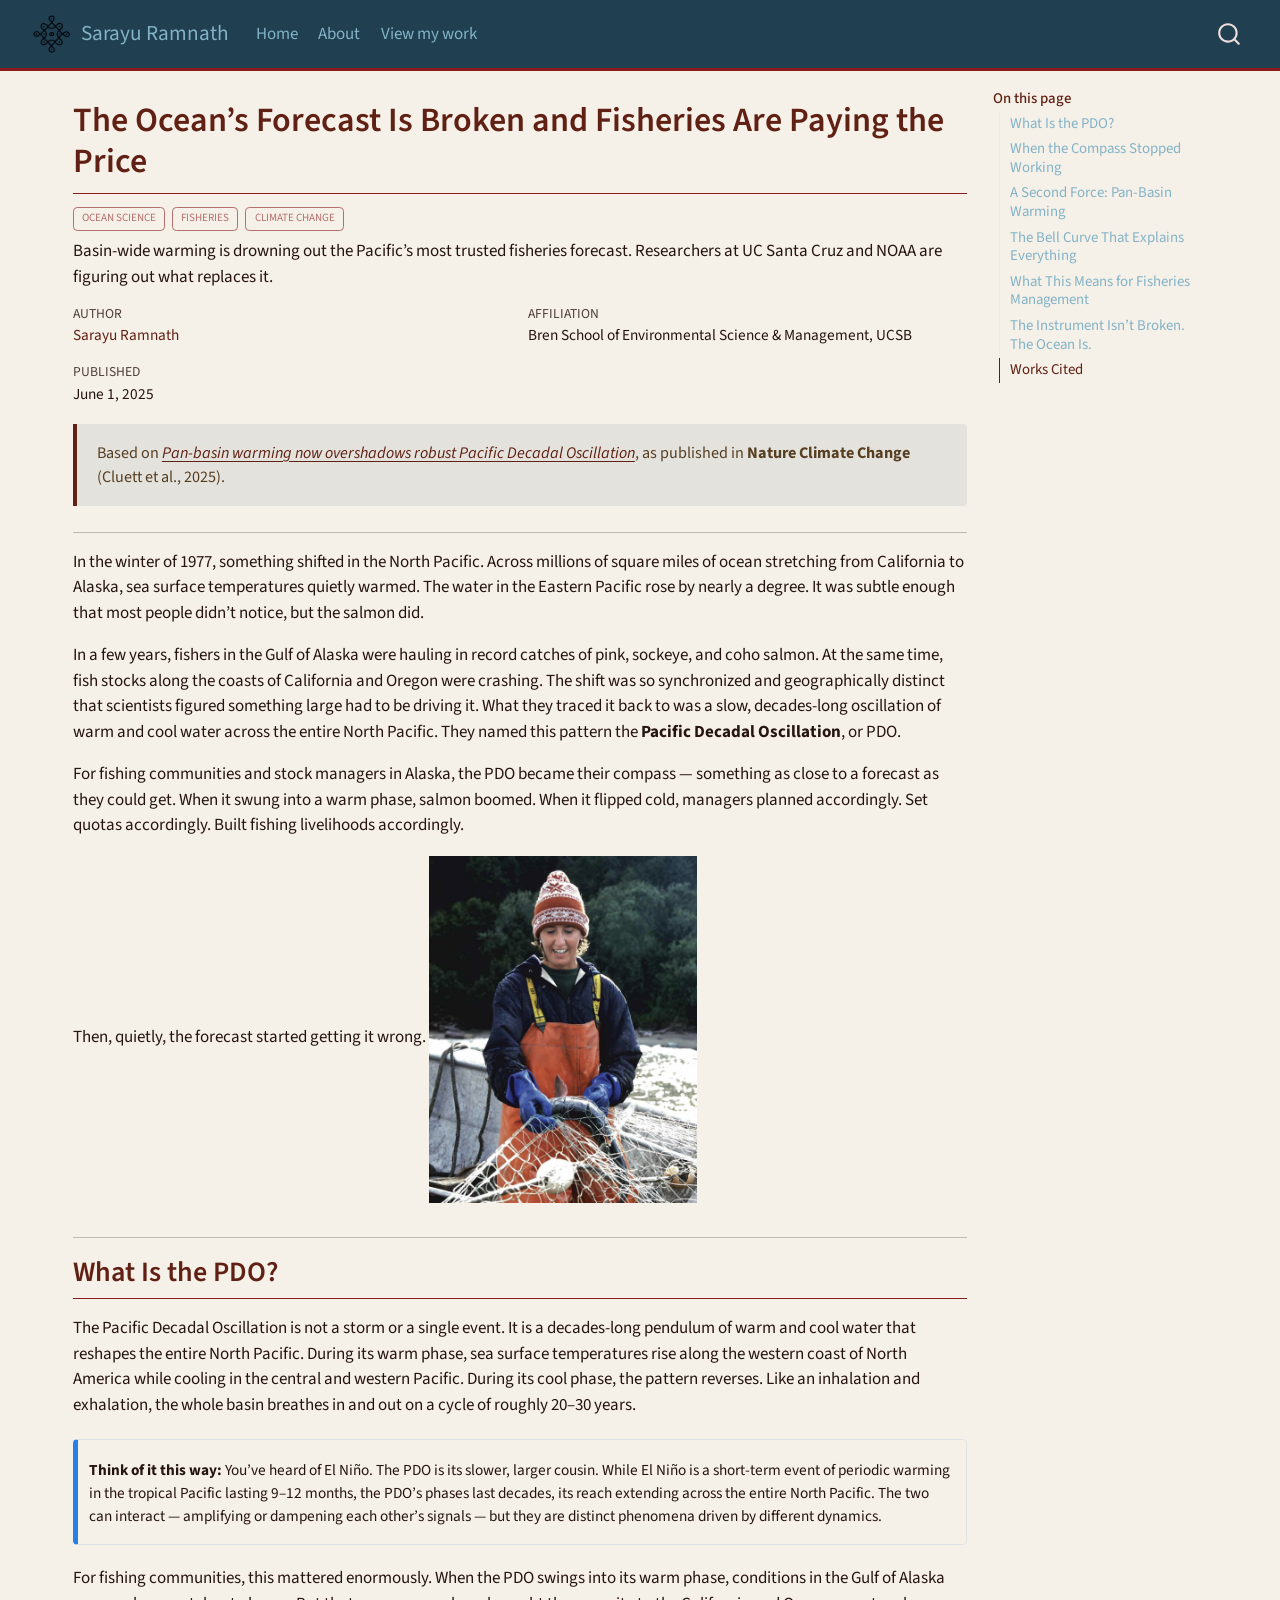
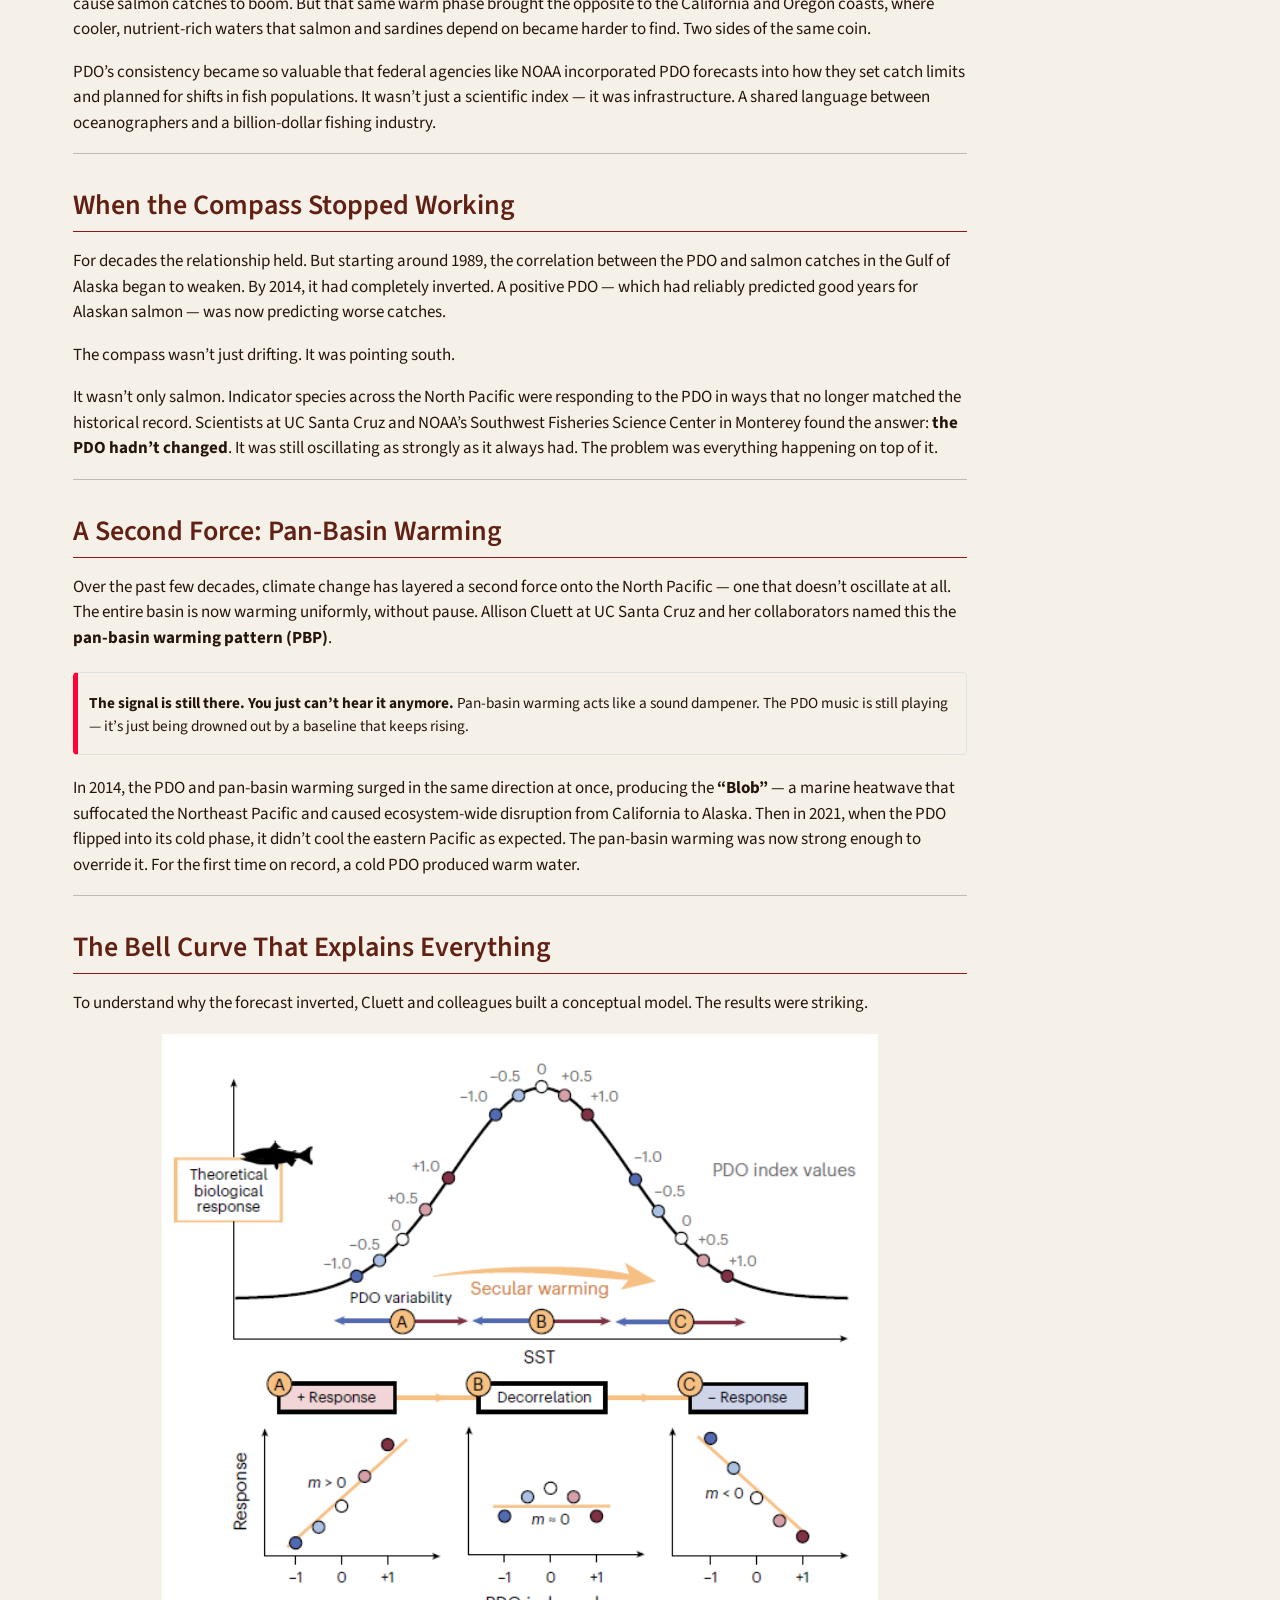
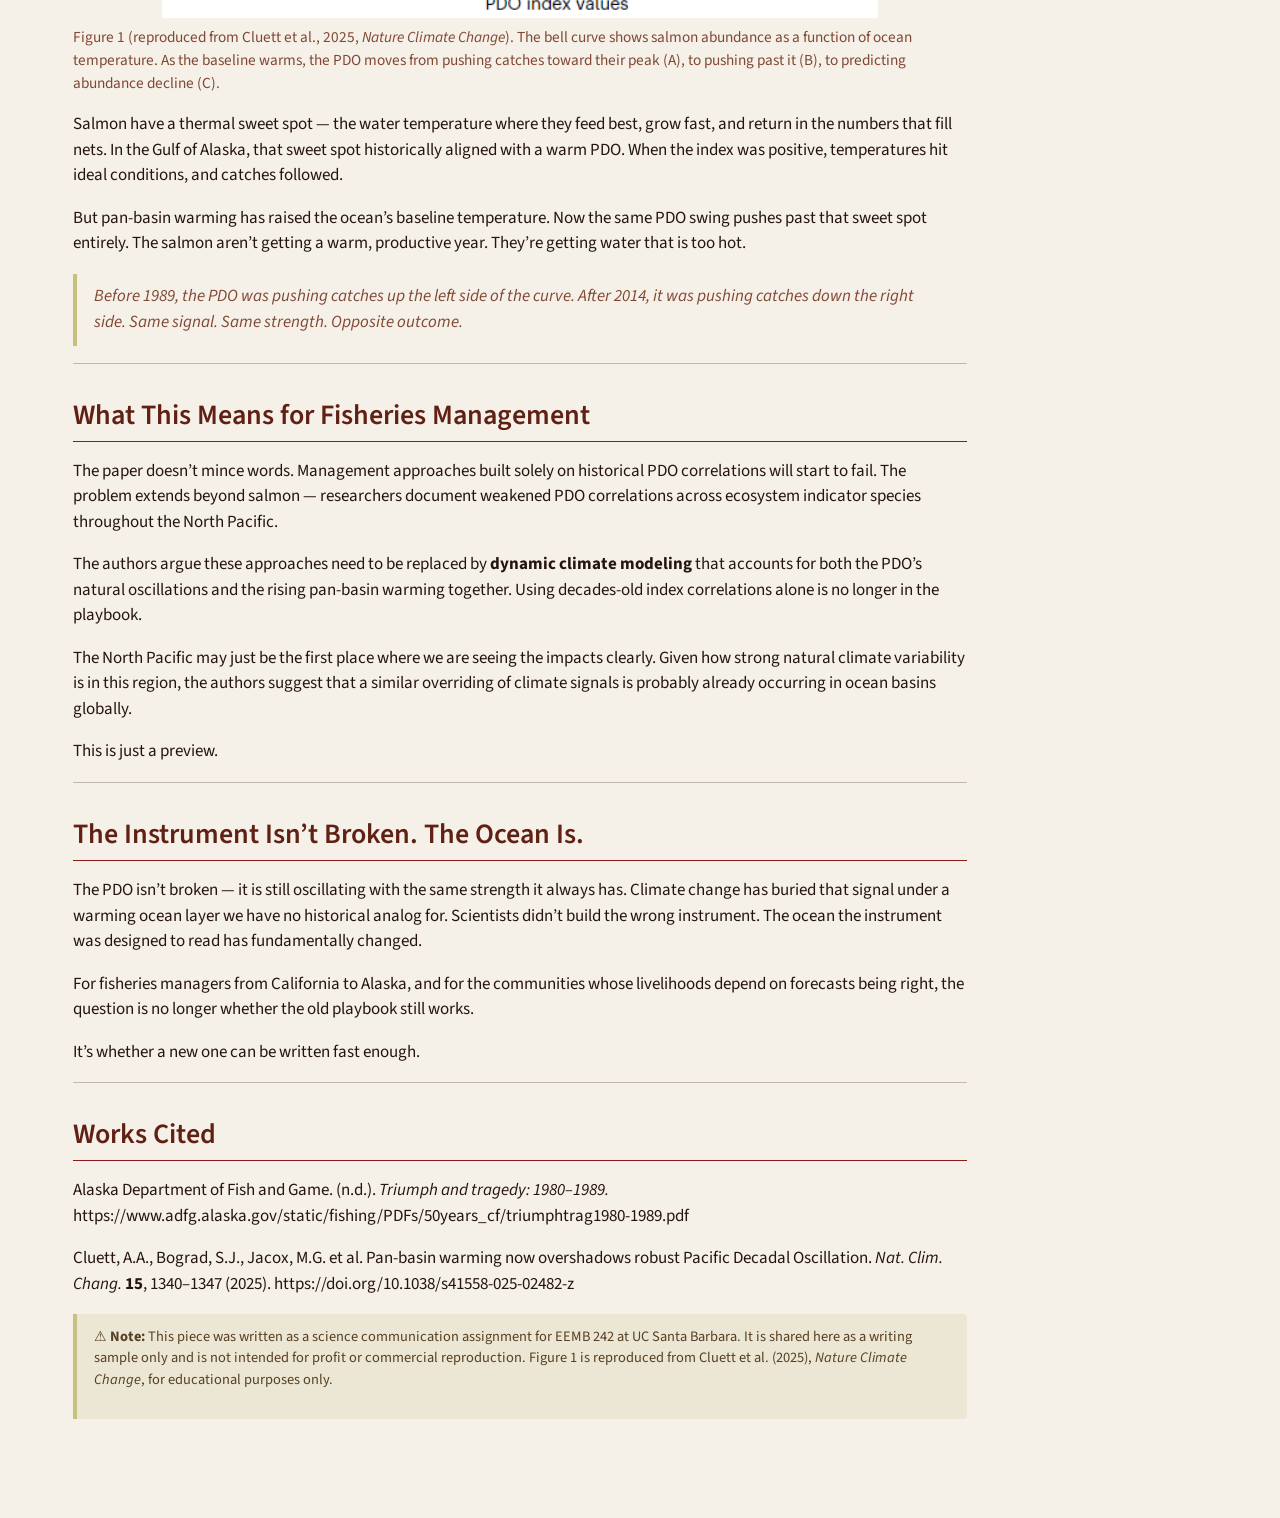
<file: docs/posts/post_3/index.html>
<!DOCTYPE html>
<html xmlns="http://www.w3.org/1999/xhtml" lang="en" xml:lang="en"><head>

<meta charset="utf-8">
<meta name="generator" content="quarto-1.10.18">

<meta name="viewport" content="width=device-width, initial-scale=1.0, user-scalable=yes">

<meta name="author" content="Sarayu Ramnath">
<meta name="dcterms.date" content="2025-06-01">
<meta name="description" content="Basin-wide warming is drowning out the Pacific’s most trusted fisheries forecast. Researchers at UC Santa Cruz and NOAA are figuring out what replaces it.">

<title>The Ocean’s Forecast Is Broken and Fisheries Are Paying the Price – Sarayu Ramnath</title>
<style>
/* Default styles provided by pandoc.
** See https://pandoc.org/MANUAL.html#variables-for-html for config info.
*/
span.smallcaps{font-variant: small-caps;}
div.columns{display: flex; gap: 1.5em;}
div.column{flex: auto;}
@media screen {
div.columns{gap: min(4vw, 1.5em);}
div.column{overflow-x: auto;}
}
div.hanging-indent{margin-left: 1.5em; text-indent: -1.5em;}
ul.task-list{list-style: none;}
ul.task-list li input[type="checkbox"] {
  width: 0.8em;
  margin: 0 0.8em 0.2em -1em; /* quarto-specific, see https://github.com/quarto-dev/quarto-cli/issues/4556 */ 
  vertical-align: middle;
}
</style>


<script src="../../site_libs/quarto-nav/quarto-nav.js"></script>
<script src="../../site_libs/quarto-nav/headroom.min.js"></script>
<script src="../../site_libs/clipboard/clipboard.min.js"></script>
<script src="../../site_libs/quarto-search/autocomplete.umd.js"></script>
<script src="../../site_libs/quarto-search/fuse.min.js"></script>
<script src="../../site_libs/quarto-search/quarto-search.js"></script>
<meta name="quarto:offset" content="../../">
<script src="../../site_libs/quarto-html/quarto.js" type="module"></script>
<script src="../../site_libs/quarto-html/tabsets/tabsets.js" type="module"></script>
<script src="../../site_libs/quarto-html/popper.min.js"></script>
<script src="../../site_libs/quarto-html/tippy.umd.min.js"></script>
<script src="../../site_libs/quarto-html/anchor.min.js"></script>
<link href="../../site_libs/quarto-html/tippy.css" rel="stylesheet">
<link href="../../site_libs/quarto-html/quarto-syntax-highlighting-64a204ab8560d761af7679ceaba22944.css" rel="stylesheet" id="quarto-text-highlighting-styles">
<script src="../../site_libs/bootstrap/bootstrap.min.js"></script>
<link href="../../site_libs/bootstrap/bootstrap-icons.css" rel="stylesheet">
<link href="../../site_libs/bootstrap/bootstrap-5f3a88b16732471265c6a64964930f13.min.css" rel="stylesheet" append-hash="true" id="quarto-bootstrap" data-mode="light">
<script id="quarto-search-options" type="application/json">{
  "location": "navbar",
  "copy-button": false,
  "collapse-after": 3,
  "panel-placement": "end",
  "type": "overlay",
  "limit": 50,
  "keyboard-shortcut": [
    "f",
    "/",
    "s"
  ],
  "show-item-context": false,
  "language": {
    "search-no-results-text": "No results",
    "search-matching-documents-text": "matching documents",
    "search-copy-link-title": "Copy link to search",
    "search-hide-matches-text": "Hide additional matches",
    "search-more-match-text": "more match in this document",
    "search-more-matches-text": "more matches in this document",
    "search-clear-button-title": "Clear",
    "search-text-placeholder": "",
    "search-detached-cancel-button-title": "Cancel",
    "search-submit-button-title": "Submit",
    "search-label": "Search"
  }
}</script>


</head>

<body class="nav-fixed quarto-light">

<div id="quarto-search-results"></div>
  <header id="quarto-header" class="headroom fixed-top">
    <nav class="navbar navbar-expand-lg " data-bs-theme="dark">
      <div class="navbar-container container-fluid">
      <div class="navbar-brand-container mx-auto">
    <a href="../../index.html" class="navbar-brand navbar-brand-logo">
    <img src="../../kolam_logo.png" alt="" class="navbar-logo light-content">
    <img src="../../kolam_logo.png" alt="" class="navbar-logo dark-content">
    </a>
    <a class="navbar-brand" href="../../index.html">
    <span class="navbar-title">Sarayu Ramnath</span>
    </a>
  </div>
            <div id="quarto-search" class="" title="Search"></div>
          <button class="navbar-toggler" type="button" data-bs-toggle="collapse" data-bs-target="#navbarCollapse" aria-controls="navbarCollapse" role="menu" aria-expanded="false" aria-label="Toggle navigation" onclick="if (window.quartoToggleHeadroom) { window.quartoToggleHeadroom(); }">
  <span class="navbar-toggler-icon"></span>
</button>
          <div class="collapse navbar-collapse" id="navbarCollapse">
            <ul class="navbar-nav navbar-nav-scroll me-auto">
  <li class="nav-item">
    <a class="nav-link" href="../../index.html"> 
<span class="menu-text">Home</span></a>
  </li>  
  <li class="nav-item">
    <a class="nav-link" href="../../about.html"> 
<span class="menu-text">About</span></a>
  </li>  
  <li class="nav-item">
    <a class="nav-link" href="../../blog.html"> 
<span class="menu-text">View my work</span></a>
  </li>  
</ul>
          </div> <!-- /navcollapse -->
            <div class="quarto-navbar-tools">
</div>
      </div> <!-- /container-fluid -->
    </nav>
</header>
<!-- content -->
<div id="quarto-content" class="quarto-container page-columns page-rows-contents page-layout-full page-navbar">
<!-- sidebar -->
<!-- margin-sidebar -->
    <div id="quarto-margin-sidebar" class="sidebar margin-sidebar">
        <nav id="TOC" role="doc-toc" class="toc-active">
    <h2 id="toc-title">On this page</h2>
   
  <ul class="collapse">
  <li><a href="#what-is-the-pdo" id="toc-what-is-the-pdo" class="nav-link active" data-scroll-target="#what-is-the-pdo">What Is the PDO?</a></li>
  <li><a href="#when-the-compass-stopped-working" id="toc-when-the-compass-stopped-working" class="nav-link" data-scroll-target="#when-the-compass-stopped-working">When the Compass Stopped Working</a></li>
  <li><a href="#a-second-force-pan-basin-warming" id="toc-a-second-force-pan-basin-warming" class="nav-link" data-scroll-target="#a-second-force-pan-basin-warming">A Second Force: Pan-Basin Warming</a></li>
  <li><a href="#the-bell-curve-that-explains-everything" id="toc-the-bell-curve-that-explains-everything" class="nav-link" data-scroll-target="#the-bell-curve-that-explains-everything">The Bell Curve That Explains Everything</a></li>
  <li><a href="#what-this-means-for-fisheries-management" id="toc-what-this-means-for-fisheries-management" class="nav-link" data-scroll-target="#what-this-means-for-fisheries-management">What This Means for Fisheries Management</a></li>
  <li><a href="#the-instrument-isnt-broken.-the-ocean-is." id="toc-the-instrument-isnt-broken.-the-ocean-is." class="nav-link" data-scroll-target="#the-instrument-isnt-broken.-the-ocean-is.">The Instrument Isn’t Broken. The Ocean Is.</a></li>
  <li><a href="#works-cited" id="toc-works-cited" class="nav-link" data-scroll-target="#works-cited">Works Cited</a></li>
  </ul>
</nav>
    </div>
<!-- main -->
<main class="content column-page-left" id="quarto-document-content">

<header id="title-block-header" class="quarto-title-block default">
<div class="quarto-title">
<h1 class="title">The Ocean’s Forecast Is Broken and Fisheries Are Paying the Price</h1>
  <div class="quarto-categories">
    <div class="quarto-category">Ocean Science</div>
    <div class="quarto-category">Fisheries</div>
    <div class="quarto-category">Climate Change</div>
  </div>
  </div>

<div>
  <div class="description">
    Basin-wide warming is drowning out the Pacific’s most trusted fisheries forecast. Researchers at UC Santa Cruz and NOAA are figuring out what replaces it.
  </div>
</div>

<div class="quarto-title-meta-author column-page-left">
  <div class="quarto-title-meta-heading">Author</div>
  <div class="quarto-title-meta-heading">Affiliation</div>
  
    <div class="quarto-title-meta-contents">
    <p class="author"><a href="https://sarayu-26.github.io">Sarayu Ramnath</a> </p>
  </div>
  <div class="quarto-title-meta-contents">
        <p class="affiliation">
            Bren School of Environmental Science &amp; Management, UCSB
          </p>
      </div>
  </div>

<div class="quarto-title-meta column-page-left">

      
    <div>
    <div class="quarto-title-meta-heading">Published</div>
    <div class="quarto-title-meta-contents">
      <p class="date">June 1, 2025</p>
    </div>
  </div>
  
    
  </div>
  


</header>


<div class="pub-brief-header">
  <p class="pub-source">Based on <a href="https://doi.org/10.1038/s41558-025-02482-z" target="_blank"><em>Pan-basin warming now overshadows robust Pacific Decadal Oscillation</em></a>, as published in <strong>Nature Climate Change</strong> (Cluett et al., 2025).</p>
</div>
<hr>
<p>In the winter of 1977, something shifted in the North Pacific. Across millions of square miles of ocean stretching from California to Alaska, sea surface temperatures quietly warmed. The water in the Eastern Pacific rose by nearly a degree. It was subtle enough that most people didn’t notice, but the salmon did.</p>
<p>In a few years, fishers in the Gulf of Alaska were hauling in record catches of pink, sockeye, and coho salmon. At the same time, fish stocks along the coasts of California and Oregon were crashing. The shift was so synchronized and geographically distinct that scientists figured something large had to be driving it. What they traced it back to was a slow, decades-long oscillation of warm and cool water across the entire North Pacific. They named this pattern the <strong>Pacific Decadal Oscillation</strong>, or PDO.</p>
<p>For fishing communities and stock managers in Alaska, the PDO became their compass — something as close to a forecast as they could get. When it swung into a warm phase, salmon boomed. When it flipped cold, managers planned accordingly. Set quotas accordingly. Built fishing livelihoods accordingly.</p>
<p>Then, quietly, the forecast started getting it wrong. <img src="gillnetter.png" class="img-fluid quarto-figure quarto-figure-center" style="width:30.0%" alt="Gillnetter during the 1980s Alaskan salmon boom. Photo: Steve Lee, courtesy of ASMI."></p>
<hr>
<section id="what-is-the-pdo" class="level2">
<h2 class="anchored" data-anchor-id="what-is-the-pdo">What Is the PDO?</h2>
<p>The Pacific Decadal Oscillation is not a storm or a single event. It is a decades-long pendulum of warm and cool water that reshapes the entire North Pacific. During its warm phase, sea surface temperatures rise along the western coast of North America while cooling in the central and western Pacific. During its cool phase, the pattern reverses. Like an inhalation and exhalation, the whole basin breathes in and out on a cycle of roughly 20–30 years.</p>
<div class="callout callout-style-simple callout-note no-icon">
<div class="callout-body d-flex">
<div class="callout-icon-container">
<i class="callout-icon no-icon"></i>
</div>
<div class="callout-body-container">
<p><strong>Think of it this way:</strong> You’ve heard of El Niño. The PDO is its slower, larger cousin. While El Niño is a short-term event of periodic warming in the tropical Pacific lasting 9–12 months, the PDO’s phases last decades, its reach extending across the entire North Pacific. The two can interact — amplifying or dampening each other’s signals — but they are distinct phenomena driven by different dynamics.</p>
</div>
</div>
</div>
<p>For fishing communities, this mattered enormously. When the PDO swings into its warm phase, conditions in the Gulf of Alaska cause salmon catches to boom. But that same warm phase brought the opposite to the California and Oregon coasts, where cooler, nutrient-rich waters that salmon and sardines depend on became harder to find. Two sides of the same coin.</p>
<p>PDO’s consistency became so valuable that federal agencies like NOAA incorporated PDO forecasts into how they set catch limits and planned for shifts in fish populations. It wasn’t just a scientific index — it was infrastructure. A shared language between oceanographers and a billion-dollar fishing industry.</p>
<hr>
</section>
<section id="when-the-compass-stopped-working" class="level2">
<h2 class="anchored" data-anchor-id="when-the-compass-stopped-working">When the Compass Stopped Working</h2>
<p>For decades the relationship held. But starting around 1989, the correlation between the PDO and salmon catches in the Gulf of Alaska began to weaken. By 2014, it had completely inverted. A positive PDO — which had reliably predicted good years for Alaskan salmon — was now predicting worse catches.</p>
<p>The compass wasn’t just drifting. It was pointing south.</p>
<p>It wasn’t only salmon. Indicator species across the North Pacific were responding to the PDO in ways that no longer matched the historical record. Scientists at UC Santa Cruz and NOAA’s Southwest Fisheries Science Center in Monterey found the answer: <strong>the PDO hadn’t changed</strong>. It was still oscillating as strongly as it always had. The problem was everything happening on top of it.</p>
<hr>
</section>
<section id="a-second-force-pan-basin-warming" class="level2">
<h2 class="anchored" data-anchor-id="a-second-force-pan-basin-warming">A Second Force: Pan-Basin Warming</h2>
<p>Over the past few decades, climate change has layered a second force onto the North Pacific — one that doesn’t oscillate at all. The entire basin is now warming uniformly, without pause. Allison Cluett at UC Santa Cruz and her collaborators named this the <strong>pan-basin warming pattern (PBP)</strong>.</p>
<div class="callout callout-style-simple callout-important no-icon">
<div class="callout-body d-flex">
<div class="callout-icon-container">
<i class="callout-icon no-icon"></i>
</div>
<div class="callout-body-container">
<p><strong>The signal is still there. You just can’t hear it anymore.</strong> Pan-basin warming acts like a sound dampener. The PDO music is still playing — it’s just being drowned out by a baseline that keeps rising.</p>
</div>
</div>
</div>
<p>In 2014, the PDO and pan-basin warming surged in the same direction at once, producing the <strong>“Blob”</strong> — a marine heatwave that suffocated the Northeast Pacific and caused ecosystem-wide disruption from California to Alaska. Then in 2021, when the PDO flipped into its cold phase, it didn’t cool the eastern Pacific as expected. The pan-basin warming was now strong enough to override it. For the first time on record, a cold PDO produced warm water.</p>
<hr>
</section>
<section id="the-bell-curve-that-explains-everything" class="level2">
<h2 class="anchored" data-anchor-id="the-bell-curve-that-explains-everything">The Bell Curve That Explains Everything</h2>
<p>To understand why the forecast inverted, Cluett and colleagues built a conceptual model. The results were striking.</p>
<div class="quarto-figure quarto-figure-center">
<figure class="figure">
<p><img src="cluett_bell.png" class="img-fluid figure-img" style="width:80.0%"></p>
<figcaption>Figure 1 (reproduced from Cluett et al., 2025, <em>Nature Climate Change</em>). The bell curve shows salmon abundance as a function of ocean temperature. As the baseline warms, the PDO moves from pushing catches toward their peak (A), to pushing past it (B), to predicting abundance decline (C).</figcaption>
</figure>
</div>
<p>Salmon have a thermal sweet spot — the water temperature where they feed best, grow fast, and return in the numbers that fill nets. In the Gulf of Alaska, that sweet spot historically aligned with a warm PDO. When the index was positive, temperatures hit ideal conditions, and catches followed.</p>
<p>But pan-basin warming has raised the ocean’s baseline temperature. Now the same PDO swing pushes past that sweet spot entirely. The salmon aren’t getting a warm, productive year. They’re getting water that is too hot.</p>
<blockquote class="blockquote">
<p><em>Before 1989, the PDO was pushing catches up the left side of the curve. After 2014, it was pushing catches down the right side. Same signal. Same strength. Opposite outcome.</em></p>
</blockquote>
<hr>
</section>
<section id="what-this-means-for-fisheries-management" class="level2">
<h2 class="anchored" data-anchor-id="what-this-means-for-fisheries-management">What This Means for Fisheries Management</h2>
<p>The paper doesn’t mince words. Management approaches built solely on historical PDO correlations will start to fail. The problem extends beyond salmon — researchers document weakened PDO correlations across ecosystem indicator species throughout the North Pacific.</p>
<p>The authors argue these approaches need to be replaced by <strong>dynamic climate modeling</strong> that accounts for both the PDO’s natural oscillations and the rising pan-basin warming together. Using decades-old index correlations alone is no longer in the playbook.</p>
<p>The North Pacific may just be the first place where we are seeing the impacts clearly. Given how strong natural climate variability is in this region, the authors suggest that a similar overriding of climate signals is probably already occurring in ocean basins globally.</p>
<p>This is just a preview.</p>
<hr>
</section>
<section id="the-instrument-isnt-broken.-the-ocean-is." class="level2">
<h2 class="anchored" data-anchor-id="the-instrument-isnt-broken.-the-ocean-is.">The Instrument Isn’t Broken. The Ocean Is.</h2>
<p>The PDO isn’t broken — it is still oscillating with the same strength it always has. Climate change has buried that signal under a warming ocean layer we have no historical analog for. Scientists didn’t build the wrong instrument. The ocean the instrument was designed to read has fundamentally changed.</p>
<p>For fisheries managers from California to Alaska, and for the communities whose livelihoods depend on forecasts being right, the question is no longer whether the old playbook still works.</p>
<p>It’s whether a new one can be written fast enough.</p>
<hr>
</section>
<section id="works-cited" class="level2">
<h2 class="anchored" data-anchor-id="works-cited">Works Cited</h2>
<p>Alaska Department of Fish and Game. (n.d.). <em>Triumph and tragedy: 1980–1989.</em> https://www.adfg.alaska.gov/static/fishing/PDFs/50years_cf/triumphtrag1980-1989.pdf</p>
<p>Cluett, A.A., Bograd, S.J., Jacox, M.G. et al.&nbsp;Pan-basin warming now overshadows robust Pacific Decadal Oscillation. <em>Nat. Clim. Chang.</em> <strong>15</strong>, 1340–1347 (2025). https://doi.org/10.1038/s41558-025-02482-z</p>
<div class="disclaimer">
  <p>⚠ <strong>Note:</strong> This piece was written as a science communication assignment for EEMB 242 at UC Santa Barbara. It is shared here as a writing sample only and is not intended for profit or commercial reproduction. Figure 1 is reproduced from Cluett et al. (2025), <em>Nature Climate Change</em>, for educational purposes only.</p>
</div>
<style>
.pub-brief-header {
  background-color: rgba(32, 63, 81, 0.08);
  border-left: 4px solid #602013;
  padding: 1em 1.2em;
  margin-bottom: 1.5em;
  border-radius: 0 4px 4px 0;
}

.pub-source {
  margin: 0;
  font-size: 0.95em;
  color: #573F22;
}

blockquote {
  border-left: 4px solid #C8C081;
  padding-left: 1em;
  color: #573F22;
  font-style: italic;
}

.disclaimer {
  background-color: rgba(200, 192, 129, 0.2);
  border-left: 4px solid #C8C081;
  padding: 0.8em 1.2em;
  margin-bottom: 1.5em;
  font-size: 0.85em;
  color: #573F22;
  border-radius: 0 4px 4px 0;
}
</style>


</section>

</main> <!-- /main -->
<script id="quarto-html-after-body" type="application/javascript">
  window.document.addEventListener("DOMContentLoaded", function (event) {
    const icon = "";
    const anchorJS = new window.AnchorJS();
    anchorJS.options = {
      placement: 'right',
      icon: icon
    };
    anchorJS.add('.anchored');
    const isCodeAnnotation = (el) => {
      for (const clz of el.classList) {
        if (clz.startsWith('code-annotation-')) {                     
          return true;
        }
      }
      return false;
    }
    const onCopySuccess = function(e) {
      // button target
      const button = e.trigger;
      // don't keep focus
      button.blur();
      // flash "checked"
      button.classList.add('code-copy-button-checked');
      var currentTitle = button.getAttribute("title");
      button.setAttribute("title", "Copied!");
      let tooltip;
      if (window.bootstrap) {
        button.setAttribute("data-bs-toggle", "tooltip");
        button.setAttribute("data-bs-placement", "left");
        button.setAttribute("data-bs-title", "Copied!");
        tooltip = new bootstrap.Tooltip(button, 
          { trigger: "manual", 
            customClass: "code-copy-button-tooltip",
            offset: [0, -8]});
        tooltip.show();    
      }
      setTimeout(function() {
        if (tooltip) {
          tooltip.hide();
          button.removeAttribute("data-bs-title");
          button.removeAttribute("data-bs-toggle");
          button.removeAttribute("data-bs-placement");
        }
        button.setAttribute("title", currentTitle);
        button.classList.remove('code-copy-button-checked');
      }, 1000);
      // clear code selection
      e.clearSelection();
    }
    const getTextToCopy = function(trigger) {
      const outerScaffold = trigger.parentElement.cloneNode(true);
      const codeEl = outerScaffold.querySelector('code');
      for (const childEl of codeEl.children) {
        if (isCodeAnnotation(childEl)) {
          childEl.remove();
        }
      }
      return codeEl.innerText;
    }
    const clipboard = new window.ClipboardJS('.code-copy-button:not([data-in-quarto-modal])', {
      text: getTextToCopy
    });
    clipboard.on('success', onCopySuccess);
    if (window.document.getElementById('quarto-embedded-source-code-modal')) {
      const clipboardModal = new window.ClipboardJS('.code-copy-button[data-in-quarto-modal]', {
        text: getTextToCopy,
        container: window.document.getElementById('quarto-embedded-source-code-modal')
      });
      clipboardModal.on('success', onCopySuccess);
    }
      var localhostRegex = new RegExp(/^(?:http|https):\/\/localhost\:?[0-9]*\//);
      var mailtoRegex = new RegExp(/^mailto:/);
        var filterRegex = new RegExp('/' + window.location.host + '/');
      var isInternal = (href) => {
          return filterRegex.test(href) || localhostRegex.test(href) || mailtoRegex.test(href);
      }
      // Inspect non-navigation links and adorn them if external
     var links = window.document.querySelectorAll('a[href]:not(.nav-link):not(.navbar-brand):not(.toc-action):not(.sidebar-link):not(.sidebar-item-toggle):not(.pagination-link):not(.no-external):not([aria-hidden]):not(.dropdown-item):not(.quarto-navigation-tool):not(.about-link)');
      for (var i=0; i<links.length; i++) {
        const link = links[i];
        if (!isInternal(link.href)) {
          // undo the damage that might have been done by quarto-nav.js in the case of
          // links that we want to consider external
          if (link.dataset.originalHref !== undefined) {
            link.href = link.dataset.originalHref;
          }
        }
      }
    function tippyHover(el, contentFn, onTriggerFn, onUntriggerFn) {
      const config = {
        allowHTML: true,
        maxWidth: 500,
        delay: 100,
        arrow: false,
        appendTo: function(el) {
            return el.parentElement;
        },
        interactive: true,
        interactiveBorder: 10,
        theme: 'quarto',
        placement: 'bottom-start',
      };
      if (contentFn) {
        config.content = contentFn;
      }
      if (onTriggerFn) {
        config.onTrigger = onTriggerFn;
      }
      if (onUntriggerFn) {
        config.onUntrigger = onUntriggerFn;
      }
      window.tippy(el, config); 
    }
    const noterefs = window.document.querySelectorAll('a[role="doc-noteref"]');
    for (var i=0; i<noterefs.length; i++) {
      const ref = noterefs[i];
      tippyHover(ref, function() {
        // use id or data attribute instead here
        let href = ref.getAttribute('data-footnote-href') || ref.getAttribute('href');
        try { href = new URL(href).hash; } catch {}
        const id = href.replace(/^#\/?/, "");
        const note = window.document.getElementById(id);
        if (note) {
          return note.innerHTML;
        } else {
          return "";
        }
      });
    }
    const xrefs = window.document.querySelectorAll('a.quarto-xref');
    const processXRef = (id, note) => {
      // Strip column container classes
      const stripColumnClz = (el) => {
        el.classList.remove("page-full", "page-columns");
        if (el.children) {
          for (const child of el.children) {
            stripColumnClz(child);
          }
        }
      }
      stripColumnClz(note)
      if (id === null || id.startsWith('sec-')) {
        // Special case sections, only their first couple elements
        const container = document.createElement("div");
        if (note.children && note.children.length > 2) {
          container.appendChild(note.children[0].cloneNode(true));
          for (let i = 1; i < note.children.length; i++) {
            const child = note.children[i];
            if (child.tagName === "P" && child.innerText === "") {
              continue;
            } else {
              container.appendChild(child.cloneNode(true));
              break;
            }
          }
          if (window.Quarto?.typesetMath) {
            window.Quarto.typesetMath(container);
          }
          return container.innerHTML
        } else {
          if (window.Quarto?.typesetMath) {
            window.Quarto.typesetMath(note);
          }
          return note.innerHTML;
        }
      } else {
        // Remove any anchor links if they are present
        const anchorLink = note.querySelector('a.anchorjs-link');
        if (anchorLink) {
          anchorLink.remove();
        }
        if (window.Quarto?.typesetMath) {
          window.Quarto.typesetMath(note);
        }
        if (note.classList.contains("callout")) {
          return note.outerHTML;
        } else {
          return note.innerHTML;
        }
      }
    }
    for (var i=0; i<xrefs.length; i++) {
      const xref = xrefs[i];
      tippyHover(xref, undefined, function(instance) {
        instance.disable();
        let url = xref.getAttribute('href');
        let hash = undefined; 
        if (url.startsWith('#')) {
          hash = url;
        } else {
          try { hash = new URL(url).hash; } catch {}
        }
        if (hash) {
          const id = hash.replace(/^#\/?/, "");
          const note = window.document.getElementById(id);
          if (note !== null) {
            try {
              const html = processXRef(id, note.cloneNode(true));
              instance.setContent(html);
            } finally {
              instance.enable();
              instance.show();
            }
          } else {
            // See if we can fetch this
            fetch(url.split('#')[0])
            .then(res => res.text())
            .then(html => {
              const parser = new DOMParser();
              const htmlDoc = parser.parseFromString(html, "text/html");
              const note = htmlDoc.getElementById(id);
              if (note !== null) {
                const html = processXRef(id, note);
                instance.setContent(html);
              } 
            }).finally(() => {
              instance.enable();
              instance.show();
            });
          }
        } else {
          // See if we can fetch a full url (with no hash to target)
          // This is a special case and we should probably do some content thinning / targeting
          fetch(url)
          .then(res => res.text())
          .then(html => {
            const parser = new DOMParser();
            const htmlDoc = parser.parseFromString(html, "text/html");
            const note = htmlDoc.querySelector('main.content');
            if (note !== null) {
              // This should only happen for chapter cross references
              // (since there is no id in the URL)
              // remove the first header
              if (note.children.length > 0 && note.children[0].tagName === "HEADER") {
                note.children[0].remove();
              }
              const html = processXRef(null, note);
              instance.setContent(html);
            } 
          }).finally(() => {
            instance.enable();
            instance.show();
          });
        }
      }, function(instance) {
      });
    }
        let selectedAnnoteEl;
        const selectorForAnnotation = ( cell, annotation) => {
          let cellAttr = 'data-code-cell="' + cell + '"';
          let lineAttr = 'data-code-annotation="' +  annotation + '"';
          const selector = 'span[' + cellAttr + '][' + lineAttr + ']';
          return selector;
        }
        const selectCodeLines = (annoteEl) => {
          const doc = window.document;
          const targetCell = annoteEl.getAttribute("data-target-cell");
          const targetAnnotation = annoteEl.getAttribute("data-target-annotation");
          const annoteSpan = window.document.querySelector(selectorForAnnotation(targetCell, targetAnnotation));
          const lines = annoteSpan.getAttribute("data-code-lines").split(",");
          const lineIds = lines.map((line) => {
            return targetCell + "-" + line;
          })
          let top = null;
          let height = null;
          let parent = null;
          if (lineIds.length > 0) {
              //compute the position of the single el (top and bottom and make a div)
              const el = window.document.getElementById(lineIds[0]);
              top = el.offsetTop;
              height = el.offsetHeight;
              parent = el.parentElement.parentElement;
            if (lineIds.length > 1) {
              const lastEl = window.document.getElementById(lineIds[lineIds.length - 1]);
              const bottom = lastEl.offsetTop + lastEl.offsetHeight;
              height = bottom - top;
            }
            if (top !== null && height !== null && parent !== null) {
              // cook up a div (if necessary) and position it 
              let div = window.document.getElementById("code-annotation-line-highlight");
              if (div === null) {
                div = window.document.createElement("div");
                div.setAttribute("id", "code-annotation-line-highlight");
                div.style.position = 'absolute';
                parent.appendChild(div);
              }
              div.style.top = top - 2 + "px";
              div.style.height = height + 4 + "px";
              div.style.left = 0;
              let gutterDiv = window.document.getElementById("code-annotation-line-highlight-gutter");
              if (gutterDiv === null) {
                gutterDiv = window.document.createElement("div");
                gutterDiv.setAttribute("id", "code-annotation-line-highlight-gutter");
                gutterDiv.style.position = 'absolute';
                const codeCell = window.document.getElementById(targetCell);
                const gutter = codeCell.querySelector('.code-annotation-gutter');
                gutter.appendChild(gutterDiv);
              }
              gutterDiv.style.top = top - 2 + "px";
              gutterDiv.style.height = height + 4 + "px";
            }
            selectedAnnoteEl = annoteEl;
          }
        };
        const unselectCodeLines = () => {
          const elementsIds = ["code-annotation-line-highlight", "code-annotation-line-highlight-gutter"];
          elementsIds.forEach((elId) => {
            const div = window.document.getElementById(elId);
            if (div) {
              div.remove();
            }
          });
          selectedAnnoteEl = undefined;
        };
          // Handle positioning of the toggle
      window.addEventListener(
        "resize",
        throttle(() => {
          elRect = undefined;
          if (selectedAnnoteEl) {
            selectCodeLines(selectedAnnoteEl);
          }
        }, 10)
      );
      function throttle(fn, ms) {
      let throttle = false;
      let timer;
        return (...args) => {
          if(!throttle) { // first call gets through
              fn.apply(this, args);
              throttle = true;
          } else { // all the others get throttled
              if(timer) clearTimeout(timer); // cancel #2
              timer = setTimeout(() => {
                fn.apply(this, args);
                timer = throttle = false;
              }, ms);
          }
        };
      }
        // Attach click handler to the DT
        const annoteDls = window.document.querySelectorAll('dt[data-target-cell]');
        for (const annoteDlNode of annoteDls) {
          annoteDlNode.addEventListener('click', (event) => {
            const clickedEl = event.target;
            if (clickedEl !== selectedAnnoteEl) {
              unselectCodeLines();
              const activeEl = window.document.querySelector('dt[data-target-cell].code-annotation-active');
              if (activeEl) {
                activeEl.classList.remove('code-annotation-active');
              }
              selectCodeLines(clickedEl);
              clickedEl.classList.add('code-annotation-active');
            } else {
              // Unselect the line
              unselectCodeLines();
              clickedEl.classList.remove('code-annotation-active');
            }
          });
        }
    const findCites = (el) => {
      const parentEl = el.parentElement;
      if (parentEl) {
        const cites = parentEl.dataset.cites;
        if (cites) {
          return {
            el,
            cites: cites.split(' ')
          };
        } else {
          return findCites(el.parentElement)
        }
      } else {
        return undefined;
      }
    };
    var bibliorefs = window.document.querySelectorAll('a[role="doc-biblioref"]');
    for (var i=0; i<bibliorefs.length; i++) {
      const ref = bibliorefs[i];
      const citeInfo = findCites(ref);
      if (citeInfo) {
        tippyHover(citeInfo.el, function() {
          var popup = window.document.createElement('div');
          citeInfo.cites.forEach(function(cite) {
            var citeDiv = window.document.createElement('div');
            citeDiv.classList.add('hanging-indent');
            citeDiv.classList.add('csl-entry');
            var biblioDiv = window.document.getElementById('ref-' + cite);
            if (biblioDiv) {
              citeDiv.innerHTML = biblioDiv.innerHTML;
            }
            popup.appendChild(citeDiv);
          });
          return popup.innerHTML;
        });
      }
    }
  });
  </script>
</div> <!-- /content -->




</body></html>
</file>
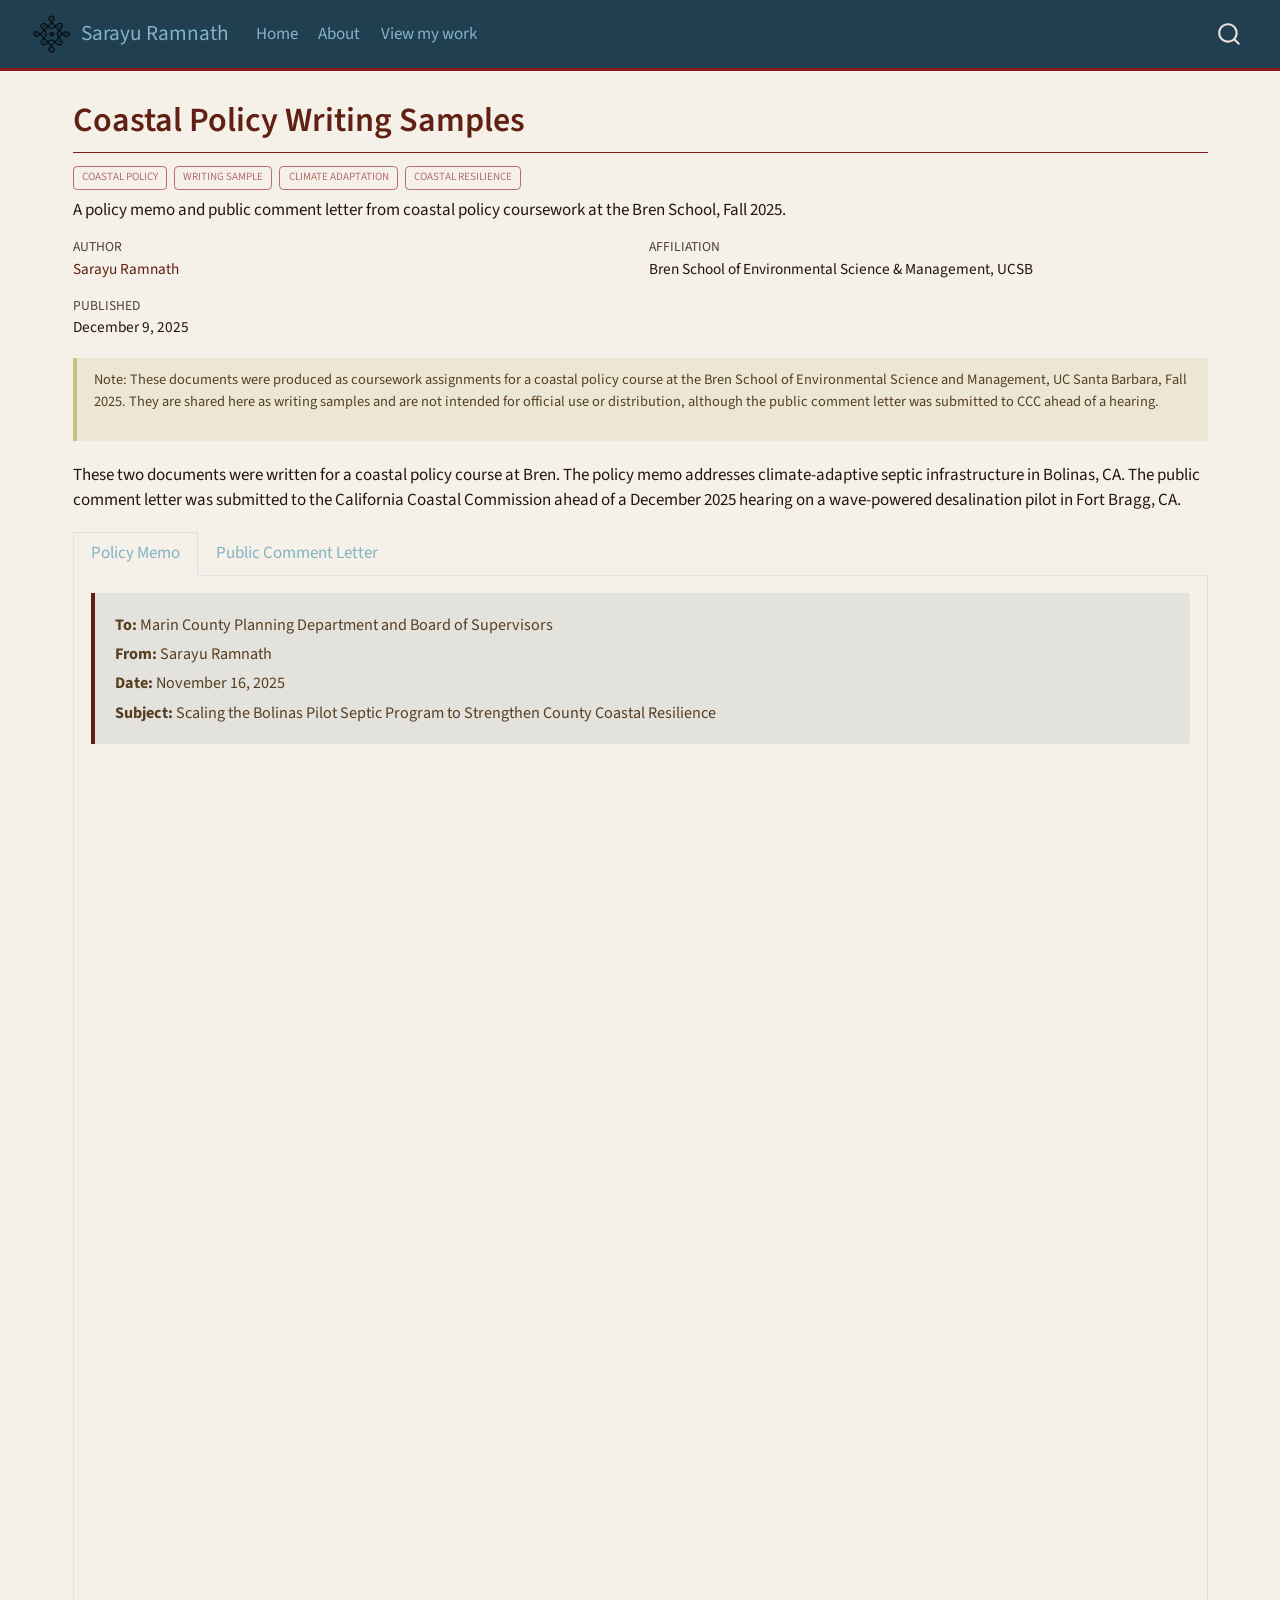
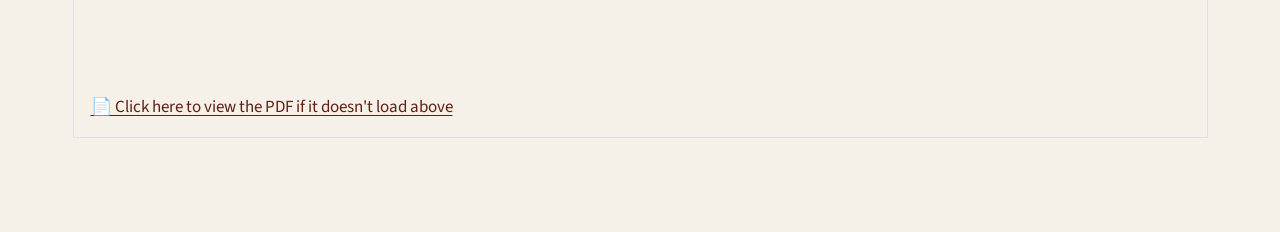
<file: docs/posts/post_4/index.html>
<!DOCTYPE html>
<html xmlns="http://www.w3.org/1999/xhtml" lang="en" xml:lang="en"><head>

<meta charset="utf-8">
<meta name="generator" content="quarto-1.10.18">

<meta name="viewport" content="width=device-width, initial-scale=1.0, user-scalable=yes">

<meta name="author" content="Sarayu Ramnath">
<meta name="dcterms.date" content="2025-12-09">
<meta name="description" content="A policy memo and public comment letter from coastal policy coursework at the Bren School, Fall 2025.">

<title>Coastal Policy Writing Samples – Sarayu Ramnath</title>
<style>
/* Default styles provided by pandoc.
** See https://pandoc.org/MANUAL.html#variables-for-html for config info.
*/
span.smallcaps{font-variant: small-caps;}
div.columns{display: flex; gap: 1.5em;}
div.column{flex: auto;}
@media screen {
div.columns{gap: min(4vw, 1.5em);}
div.column{overflow-x: auto;}
}
div.hanging-indent{margin-left: 1.5em; text-indent: -1.5em;}
ul.task-list{list-style: none;}
ul.task-list li input[type="checkbox"] {
  width: 0.8em;
  margin: 0 0.8em 0.2em -1em; /* quarto-specific, see https://github.com/quarto-dev/quarto-cli/issues/4556 */ 
  vertical-align: middle;
}
</style>


<script src="../../site_libs/quarto-nav/quarto-nav.js"></script>
<script src="../../site_libs/quarto-nav/headroom.min.js"></script>
<script src="../../site_libs/clipboard/clipboard.min.js"></script>
<script src="../../site_libs/quarto-search/autocomplete.umd.js"></script>
<script src="../../site_libs/quarto-search/fuse.min.js"></script>
<script src="../../site_libs/quarto-search/quarto-search.js"></script>
<meta name="quarto:offset" content="../../">
<script src="../../site_libs/quarto-html/quarto.js" type="module"></script>
<script src="../../site_libs/quarto-html/tabsets/tabsets.js" type="module"></script>
<script src="../../site_libs/quarto-html/popper.min.js"></script>
<script src="../../site_libs/quarto-html/tippy.umd.min.js"></script>
<script src="../../site_libs/quarto-html/anchor.min.js"></script>
<link href="../../site_libs/quarto-html/tippy.css" rel="stylesheet">
<link href="../../site_libs/quarto-html/quarto-syntax-highlighting-64a204ab8560d761af7679ceaba22944.css" rel="stylesheet" id="quarto-text-highlighting-styles">
<script src="../../site_libs/bootstrap/bootstrap.min.js"></script>
<link href="../../site_libs/bootstrap/bootstrap-icons.css" rel="stylesheet">
<link href="../../site_libs/bootstrap/bootstrap-5f3a88b16732471265c6a64964930f13.min.css" rel="stylesheet" append-hash="true" id="quarto-bootstrap" data-mode="light">
<script id="quarto-search-options" type="application/json">{
  "location": "navbar",
  "copy-button": false,
  "collapse-after": 3,
  "panel-placement": "end",
  "type": "overlay",
  "limit": 50,
  "keyboard-shortcut": [
    "f",
    "/",
    "s"
  ],
  "show-item-context": false,
  "language": {
    "search-no-results-text": "No results",
    "search-matching-documents-text": "matching documents",
    "search-copy-link-title": "Copy link to search",
    "search-hide-matches-text": "Hide additional matches",
    "search-more-match-text": "more match in this document",
    "search-more-matches-text": "more matches in this document",
    "search-clear-button-title": "Clear",
    "search-text-placeholder": "",
    "search-detached-cancel-button-title": "Cancel",
    "search-submit-button-title": "Submit",
    "search-label": "Search"
  }
}</script>


</head>

<body class="nav-fixed quarto-light">

<div id="quarto-search-results"></div>
  <header id="quarto-header" class="headroom fixed-top">
    <nav class="navbar navbar-expand-lg " data-bs-theme="dark">
      <div class="navbar-container container-fluid">
      <div class="navbar-brand-container mx-auto">
    <a href="../../index.html" class="navbar-brand navbar-brand-logo">
    <img src="../../kolam_logo.png" alt="" class="navbar-logo light-content">
    <img src="../../kolam_logo.png" alt="" class="navbar-logo dark-content">
    </a>
    <a class="navbar-brand" href="../../index.html">
    <span class="navbar-title">Sarayu Ramnath</span>
    </a>
  </div>
            <div id="quarto-search" class="" title="Search"></div>
          <button class="navbar-toggler" type="button" data-bs-toggle="collapse" data-bs-target="#navbarCollapse" aria-controls="navbarCollapse" role="menu" aria-expanded="false" aria-label="Toggle navigation" onclick="if (window.quartoToggleHeadroom) { window.quartoToggleHeadroom(); }">
  <span class="navbar-toggler-icon"></span>
</button>
          <div class="collapse navbar-collapse" id="navbarCollapse">
            <ul class="navbar-nav navbar-nav-scroll me-auto">
  <li class="nav-item">
    <a class="nav-link" href="../../index.html"> 
<span class="menu-text">Home</span></a>
  </li>  
  <li class="nav-item">
    <a class="nav-link" href="../../about.html"> 
<span class="menu-text">About</span></a>
  </li>  
  <li class="nav-item">
    <a class="nav-link" href="../../blog.html"> 
<span class="menu-text">View my work</span></a>
  </li>  
</ul>
          </div> <!-- /navcollapse -->
            <div class="quarto-navbar-tools">
</div>
      </div> <!-- /container-fluid -->
    </nav>
</header>
<!-- content -->
<div id="quarto-content" class="quarto-container page-columns page-rows-contents page-layout-full page-navbar">
<!-- sidebar -->
<!-- margin-sidebar -->
    
<!-- main -->
<main class="content column-page" id="quarto-document-content">

<header id="title-block-header" class="quarto-title-block default">
<div class="quarto-title">
<h1 class="title">Coastal Policy Writing Samples</h1>
  <div class="quarto-categories">
    <div class="quarto-category">Coastal Policy</div>
    <div class="quarto-category">Writing Sample</div>
    <div class="quarto-category">Climate Adaptation</div>
    <div class="quarto-category">Coastal Resilience</div>
  </div>
  </div>

<div>
  <div class="description">
    A policy memo and public comment letter from coastal policy coursework at the Bren School, Fall 2025.
  </div>
</div>

<div class="quarto-title-meta-author column-page">
  <div class="quarto-title-meta-heading">Author</div>
  <div class="quarto-title-meta-heading">Affiliation</div>
  
    <div class="quarto-title-meta-contents">
    <p class="author"><a href="https://sarayu-26.github.io">Sarayu Ramnath</a> </p>
  </div>
  <div class="quarto-title-meta-contents">
        <p class="affiliation">
            Bren School of Environmental Science &amp; Management, UCSB
          </p>
      </div>
  </div>

<div class="quarto-title-meta column-page">

      
    <div>
    <div class="quarto-title-meta-heading">Published</div>
    <div class="quarto-title-meta-contents">
      <p class="date">December 9, 2025</p>
    </div>
  </div>
  
    
  </div>
  


</header>


<div class="disclaimer">
  <p>Note: These documents were produced as coursework assignments for a coastal policy course at the Bren School of Environmental Science and Management, UC Santa Barbara, Fall 2025. They are shared here as writing samples and are not intended for official use or distribution, although the public comment letter was submitted to CCC ahead of a hearing.</p>
</div>
<p>These two documents were written for a coastal policy course at Bren. The policy memo addresses climate-adaptive septic infrastructure in Bolinas, CA. The public comment letter was submitted to the California Coastal Commission ahead of a December 2025 hearing on a wave-powered desalination pilot in Fort Bragg, CA.</p>
<div class="tabset-margin-container"></div><div class="panel-tabset">
<ul class="nav nav-tabs" role="tablist"><li class="nav-item" role="presentation"><a class="nav-link active" id="tabset-1-1-tab" data-bs-toggle="tab" data-bs-target="#tabset-1-1" role="tab" aria-controls="tabset-1-1" aria-selected="true" href="">Policy Memo</a></li><li class="nav-item" role="presentation"><a class="nav-link" id="tabset-1-2-tab" data-bs-toggle="tab" data-bs-target="#tabset-1-2" role="tab" aria-controls="tabset-1-2" aria-selected="false" href="">Public Comment Letter</a></li></ul>
<div class="tab-content">
<div id="tabset-1-1" class="tab-pane active" role="tabpanel" aria-labelledby="tabset-1-1-tab">
<div class="pub-brief-header">
  <p class="pub-source"><strong>To:</strong> Marin County Planning Department and Board of Supervisors<br>
  <strong>From:</strong> Sarayu Ramnath<br>
  <strong>Date:</strong> November 16, 2025<br>
  <strong>Subject:</strong> Scaling the Bolinas Pilot Septic Program to Strengthen County Coastal Resilience</p>
</div>
<iframe src="ramnath_policy_memo.pdf" width="100%" height="900px" style="border:none;"></iframe>
<p><a href="ramnath_policy_memo.pdf" target="_blank">📄 Click here to view the PDF if it doesn't load above</a></p>
</div>
<div id="tabset-1-2" class="tab-pane" role="tabpanel" aria-labelledby="tabset-1-2-tab">
<div class="pub-brief-header">
  <p class="pub-source"><strong>Date:</strong> December 9, 2025<br>
  <strong>To:</strong> California Coastal Commission<br>
  <strong>Re:</strong> Application No. 9-25-0512 – City of Fort Bragg Desalination Buoy Pilot Project</p>
</div>
<iframe src="ramnath_public_comment_letter.pdf" width="100%" height="900px" style="border:none;"></iframe>
<p><a href="ramnath_public_comment_letter.pdf" target="_blank">📄 Click here to view the PDF if it doesn't load above</a></p>
</div>
</div>
</div>
<style>
.pub-brief-header {
  background-color: rgba(32, 63, 81, 0.08);
  border-left: 4px solid #602013;
  padding: 1em 1.2em;
  margin-bottom: 1.5em;
  border-radius: 0 4px 4px 0;
}

.pub-source {
  margin: 0;
  font-size: 0.95em;
  color: #573F22;
  line-height: 1.8;
}

.disclaimer {
  background-color: rgba(200, 192, 129, 0.2);
  border-left: 4px solid #C8C081;
  padding: 0.8em 1.2em;
  margin-bottom: 1.5em;
  font-size: 0.85em;
  color: #573F22;
  border-radius: 0 4px 4px 0;
}
</style>



</main> <!-- /main -->
<script id="quarto-html-after-body" type="application/javascript">
  window.document.addEventListener("DOMContentLoaded", function (event) {
    const icon = "";
    const anchorJS = new window.AnchorJS();
    anchorJS.options = {
      placement: 'right',
      icon: icon
    };
    anchorJS.add('.anchored');
    const isCodeAnnotation = (el) => {
      for (const clz of el.classList) {
        if (clz.startsWith('code-annotation-')) {                     
          return true;
        }
      }
      return false;
    }
    const onCopySuccess = function(e) {
      // button target
      const button = e.trigger;
      // don't keep focus
      button.blur();
      // flash "checked"
      button.classList.add('code-copy-button-checked');
      var currentTitle = button.getAttribute("title");
      button.setAttribute("title", "Copied!");
      let tooltip;
      if (window.bootstrap) {
        button.setAttribute("data-bs-toggle", "tooltip");
        button.setAttribute("data-bs-placement", "left");
        button.setAttribute("data-bs-title", "Copied!");
        tooltip = new bootstrap.Tooltip(button, 
          { trigger: "manual", 
            customClass: "code-copy-button-tooltip",
            offset: [0, -8]});
        tooltip.show();    
      }
      setTimeout(function() {
        if (tooltip) {
          tooltip.hide();
          button.removeAttribute("data-bs-title");
          button.removeAttribute("data-bs-toggle");
          button.removeAttribute("data-bs-placement");
        }
        button.setAttribute("title", currentTitle);
        button.classList.remove('code-copy-button-checked');
      }, 1000);
      // clear code selection
      e.clearSelection();
    }
    const getTextToCopy = function(trigger) {
      const outerScaffold = trigger.parentElement.cloneNode(true);
      const codeEl = outerScaffold.querySelector('code');
      for (const childEl of codeEl.children) {
        if (isCodeAnnotation(childEl)) {
          childEl.remove();
        }
      }
      return codeEl.innerText;
    }
    const clipboard = new window.ClipboardJS('.code-copy-button:not([data-in-quarto-modal])', {
      text: getTextToCopy
    });
    clipboard.on('success', onCopySuccess);
    if (window.document.getElementById('quarto-embedded-source-code-modal')) {
      const clipboardModal = new window.ClipboardJS('.code-copy-button[data-in-quarto-modal]', {
        text: getTextToCopy,
        container: window.document.getElementById('quarto-embedded-source-code-modal')
      });
      clipboardModal.on('success', onCopySuccess);
    }
      var localhostRegex = new RegExp(/^(?:http|https):\/\/localhost\:?[0-9]*\//);
      var mailtoRegex = new RegExp(/^mailto:/);
        var filterRegex = new RegExp('/' + window.location.host + '/');
      var isInternal = (href) => {
          return filterRegex.test(href) || localhostRegex.test(href) || mailtoRegex.test(href);
      }
      // Inspect non-navigation links and adorn them if external
     var links = window.document.querySelectorAll('a[href]:not(.nav-link):not(.navbar-brand):not(.toc-action):not(.sidebar-link):not(.sidebar-item-toggle):not(.pagination-link):not(.no-external):not([aria-hidden]):not(.dropdown-item):not(.quarto-navigation-tool):not(.about-link)');
      for (var i=0; i<links.length; i++) {
        const link = links[i];
        if (!isInternal(link.href)) {
          // undo the damage that might have been done by quarto-nav.js in the case of
          // links that we want to consider external
          if (link.dataset.originalHref !== undefined) {
            link.href = link.dataset.originalHref;
          }
        }
      }
    function tippyHover(el, contentFn, onTriggerFn, onUntriggerFn) {
      const config = {
        allowHTML: true,
        maxWidth: 500,
        delay: 100,
        arrow: false,
        appendTo: function(el) {
            return el.parentElement;
        },
        interactive: true,
        interactiveBorder: 10,
        theme: 'quarto',
        placement: 'bottom-start',
      };
      if (contentFn) {
        config.content = contentFn;
      }
      if (onTriggerFn) {
        config.onTrigger = onTriggerFn;
      }
      if (onUntriggerFn) {
        config.onUntrigger = onUntriggerFn;
      }
      window.tippy(el, config); 
    }
    const noterefs = window.document.querySelectorAll('a[role="doc-noteref"]');
    for (var i=0; i<noterefs.length; i++) {
      const ref = noterefs[i];
      tippyHover(ref, function() {
        // use id or data attribute instead here
        let href = ref.getAttribute('data-footnote-href') || ref.getAttribute('href');
        try { href = new URL(href).hash; } catch {}
        const id = href.replace(/^#\/?/, "");
        const note = window.document.getElementById(id);
        if (note) {
          return note.innerHTML;
        } else {
          return "";
        }
      });
    }
    const xrefs = window.document.querySelectorAll('a.quarto-xref');
    const processXRef = (id, note) => {
      // Strip column container classes
      const stripColumnClz = (el) => {
        el.classList.remove("page-full", "page-columns");
        if (el.children) {
          for (const child of el.children) {
            stripColumnClz(child);
          }
        }
      }
      stripColumnClz(note)
      if (id === null || id.startsWith('sec-')) {
        // Special case sections, only their first couple elements
        const container = document.createElement("div");
        if (note.children && note.children.length > 2) {
          container.appendChild(note.children[0].cloneNode(true));
          for (let i = 1; i < note.children.length; i++) {
            const child = note.children[i];
            if (child.tagName === "P" && child.innerText === "") {
              continue;
            } else {
              container.appendChild(child.cloneNode(true));
              break;
            }
          }
          if (window.Quarto?.typesetMath) {
            window.Quarto.typesetMath(container);
          }
          return container.innerHTML
        } else {
          if (window.Quarto?.typesetMath) {
            window.Quarto.typesetMath(note);
          }
          return note.innerHTML;
        }
      } else {
        // Remove any anchor links if they are present
        const anchorLink = note.querySelector('a.anchorjs-link');
        if (anchorLink) {
          anchorLink.remove();
        }
        if (window.Quarto?.typesetMath) {
          window.Quarto.typesetMath(note);
        }
        if (note.classList.contains("callout")) {
          return note.outerHTML;
        } else {
          return note.innerHTML;
        }
      }
    }
    for (var i=0; i<xrefs.length; i++) {
      const xref = xrefs[i];
      tippyHover(xref, undefined, function(instance) {
        instance.disable();
        let url = xref.getAttribute('href');
        let hash = undefined; 
        if (url.startsWith('#')) {
          hash = url;
        } else {
          try { hash = new URL(url).hash; } catch {}
        }
        if (hash) {
          const id = hash.replace(/^#\/?/, "");
          const note = window.document.getElementById(id);
          if (note !== null) {
            try {
              const html = processXRef(id, note.cloneNode(true));
              instance.setContent(html);
            } finally {
              instance.enable();
              instance.show();
            }
          } else {
            // See if we can fetch this
            fetch(url.split('#')[0])
            .then(res => res.text())
            .then(html => {
              const parser = new DOMParser();
              const htmlDoc = parser.parseFromString(html, "text/html");
              const note = htmlDoc.getElementById(id);
              if (note !== null) {
                const html = processXRef(id, note);
                instance.setContent(html);
              } 
            }).finally(() => {
              instance.enable();
              instance.show();
            });
          }
        } else {
          // See if we can fetch a full url (with no hash to target)
          // This is a special case and we should probably do some content thinning / targeting
          fetch(url)
          .then(res => res.text())
          .then(html => {
            const parser = new DOMParser();
            const htmlDoc = parser.parseFromString(html, "text/html");
            const note = htmlDoc.querySelector('main.content');
            if (note !== null) {
              // This should only happen for chapter cross references
              // (since there is no id in the URL)
              // remove the first header
              if (note.children.length > 0 && note.children[0].tagName === "HEADER") {
                note.children[0].remove();
              }
              const html = processXRef(null, note);
              instance.setContent(html);
            } 
          }).finally(() => {
            instance.enable();
            instance.show();
          });
        }
      }, function(instance) {
      });
    }
        let selectedAnnoteEl;
        const selectorForAnnotation = ( cell, annotation) => {
          let cellAttr = 'data-code-cell="' + cell + '"';
          let lineAttr = 'data-code-annotation="' +  annotation + '"';
          const selector = 'span[' + cellAttr + '][' + lineAttr + ']';
          return selector;
        }
        const selectCodeLines = (annoteEl) => {
          const doc = window.document;
          const targetCell = annoteEl.getAttribute("data-target-cell");
          const targetAnnotation = annoteEl.getAttribute("data-target-annotation");
          const annoteSpan = window.document.querySelector(selectorForAnnotation(targetCell, targetAnnotation));
          const lines = annoteSpan.getAttribute("data-code-lines").split(",");
          const lineIds = lines.map((line) => {
            return targetCell + "-" + line;
          })
          let top = null;
          let height = null;
          let parent = null;
          if (lineIds.length > 0) {
              //compute the position of the single el (top and bottom and make a div)
              const el = window.document.getElementById(lineIds[0]);
              top = el.offsetTop;
              height = el.offsetHeight;
              parent = el.parentElement.parentElement;
            if (lineIds.length > 1) {
              const lastEl = window.document.getElementById(lineIds[lineIds.length - 1]);
              const bottom = lastEl.offsetTop + lastEl.offsetHeight;
              height = bottom - top;
            }
            if (top !== null && height !== null && parent !== null) {
              // cook up a div (if necessary) and position it 
              let div = window.document.getElementById("code-annotation-line-highlight");
              if (div === null) {
                div = window.document.createElement("div");
                div.setAttribute("id", "code-annotation-line-highlight");
                div.style.position = 'absolute';
                parent.appendChild(div);
              }
              div.style.top = top - 2 + "px";
              div.style.height = height + 4 + "px";
              div.style.left = 0;
              let gutterDiv = window.document.getElementById("code-annotation-line-highlight-gutter");
              if (gutterDiv === null) {
                gutterDiv = window.document.createElement("div");
                gutterDiv.setAttribute("id", "code-annotation-line-highlight-gutter");
                gutterDiv.style.position = 'absolute';
                const codeCell = window.document.getElementById(targetCell);
                const gutter = codeCell.querySelector('.code-annotation-gutter');
                gutter.appendChild(gutterDiv);
              }
              gutterDiv.style.top = top - 2 + "px";
              gutterDiv.style.height = height + 4 + "px";
            }
            selectedAnnoteEl = annoteEl;
          }
        };
        const unselectCodeLines = () => {
          const elementsIds = ["code-annotation-line-highlight", "code-annotation-line-highlight-gutter"];
          elementsIds.forEach((elId) => {
            const div = window.document.getElementById(elId);
            if (div) {
              div.remove();
            }
          });
          selectedAnnoteEl = undefined;
        };
          // Handle positioning of the toggle
      window.addEventListener(
        "resize",
        throttle(() => {
          elRect = undefined;
          if (selectedAnnoteEl) {
            selectCodeLines(selectedAnnoteEl);
          }
        }, 10)
      );
      function throttle(fn, ms) {
      let throttle = false;
      let timer;
        return (...args) => {
          if(!throttle) { // first call gets through
              fn.apply(this, args);
              throttle = true;
          } else { // all the others get throttled
              if(timer) clearTimeout(timer); // cancel #2
              timer = setTimeout(() => {
                fn.apply(this, args);
                timer = throttle = false;
              }, ms);
          }
        };
      }
        // Attach click handler to the DT
        const annoteDls = window.document.querySelectorAll('dt[data-target-cell]');
        for (const annoteDlNode of annoteDls) {
          annoteDlNode.addEventListener('click', (event) => {
            const clickedEl = event.target;
            if (clickedEl !== selectedAnnoteEl) {
              unselectCodeLines();
              const activeEl = window.document.querySelector('dt[data-target-cell].code-annotation-active');
              if (activeEl) {
                activeEl.classList.remove('code-annotation-active');
              }
              selectCodeLines(clickedEl);
              clickedEl.classList.add('code-annotation-active');
            } else {
              // Unselect the line
              unselectCodeLines();
              clickedEl.classList.remove('code-annotation-active');
            }
          });
        }
    const findCites = (el) => {
      const parentEl = el.parentElement;
      if (parentEl) {
        const cites = parentEl.dataset.cites;
        if (cites) {
          return {
            el,
            cites: cites.split(' ')
          };
        } else {
          return findCites(el.parentElement)
        }
      } else {
        return undefined;
      }
    };
    var bibliorefs = window.document.querySelectorAll('a[role="doc-biblioref"]');
    for (var i=0; i<bibliorefs.length; i++) {
      const ref = bibliorefs[i];
      const citeInfo = findCites(ref);
      if (citeInfo) {
        tippyHover(citeInfo.el, function() {
          var popup = window.document.createElement('div');
          citeInfo.cites.forEach(function(cite) {
            var citeDiv = window.document.createElement('div');
            citeDiv.classList.add('hanging-indent');
            citeDiv.classList.add('csl-entry');
            var biblioDiv = window.document.getElementById('ref-' + cite);
            if (biblioDiv) {
              citeDiv.innerHTML = biblioDiv.innerHTML;
            }
            popup.appendChild(citeDiv);
          });
          return popup.innerHTML;
        });
      }
    }
  });
  </script>
</div> <!-- /content -->




</body></html>
</file>
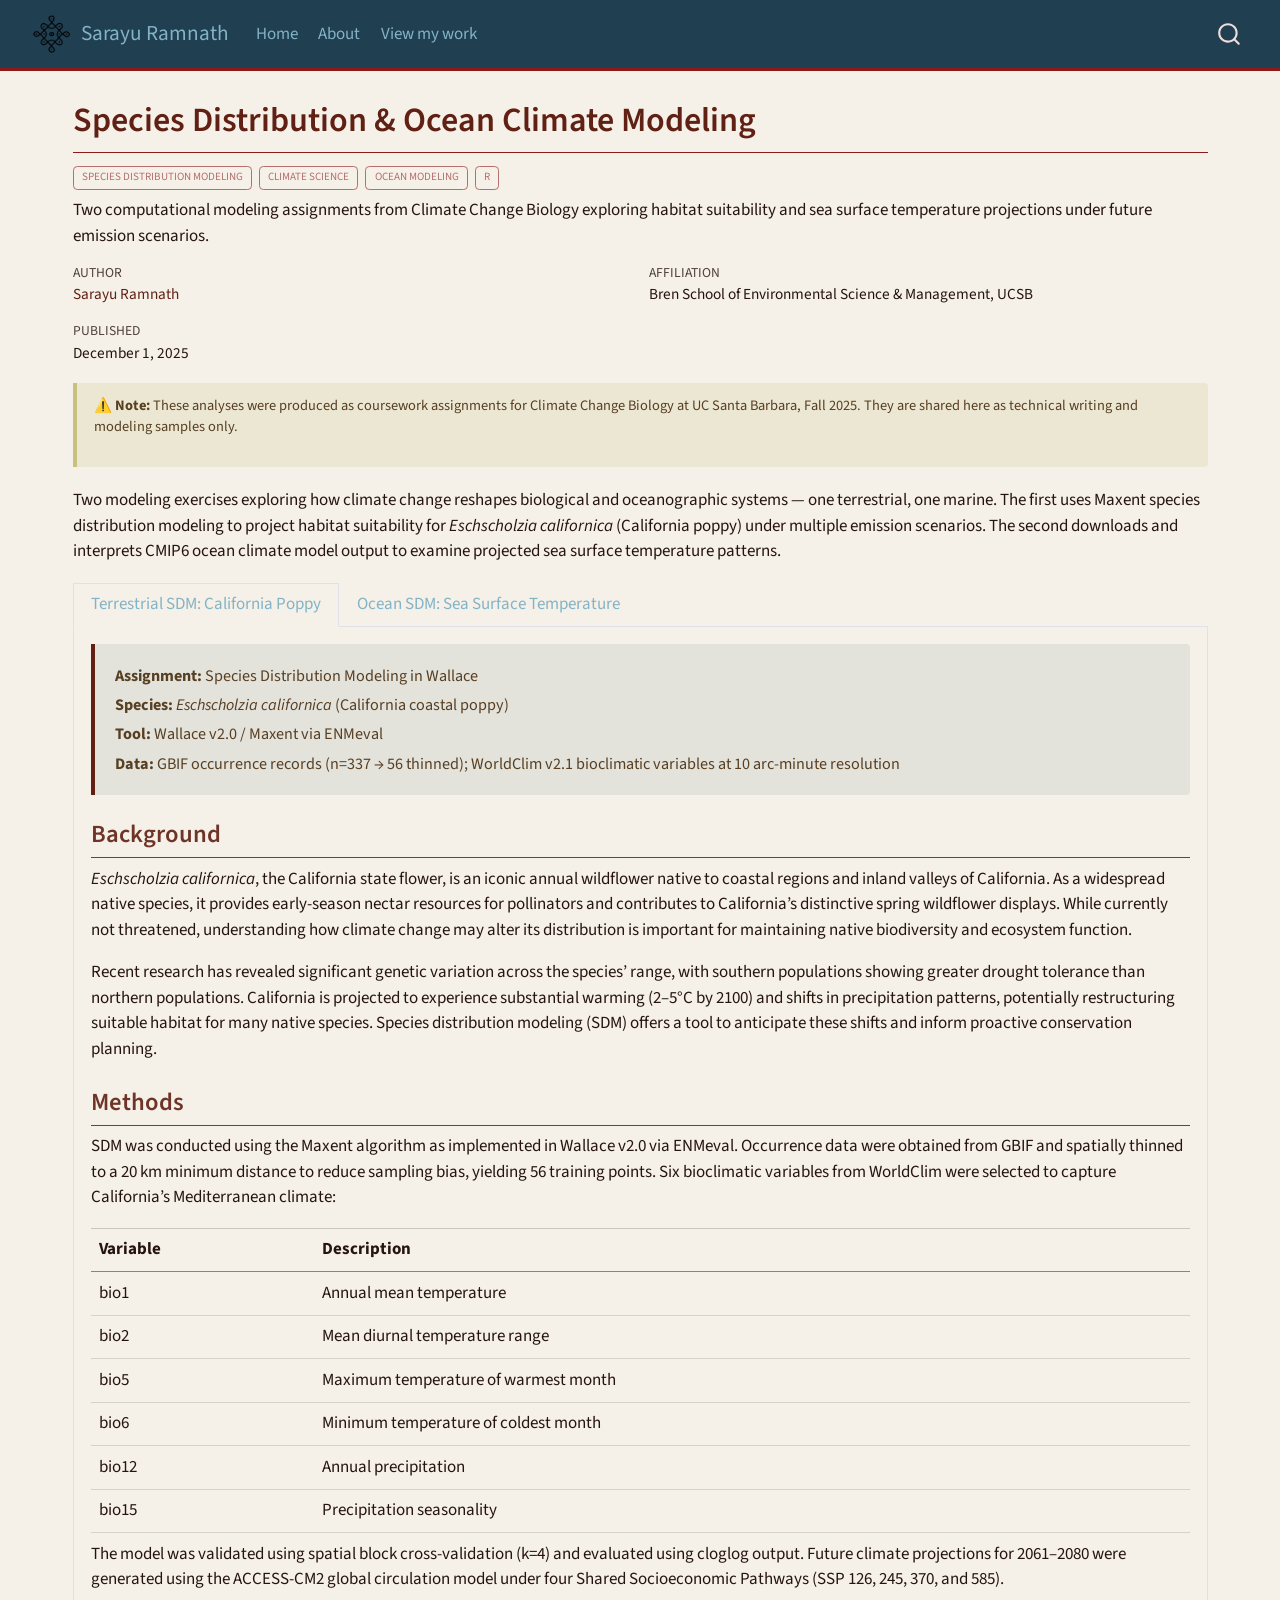
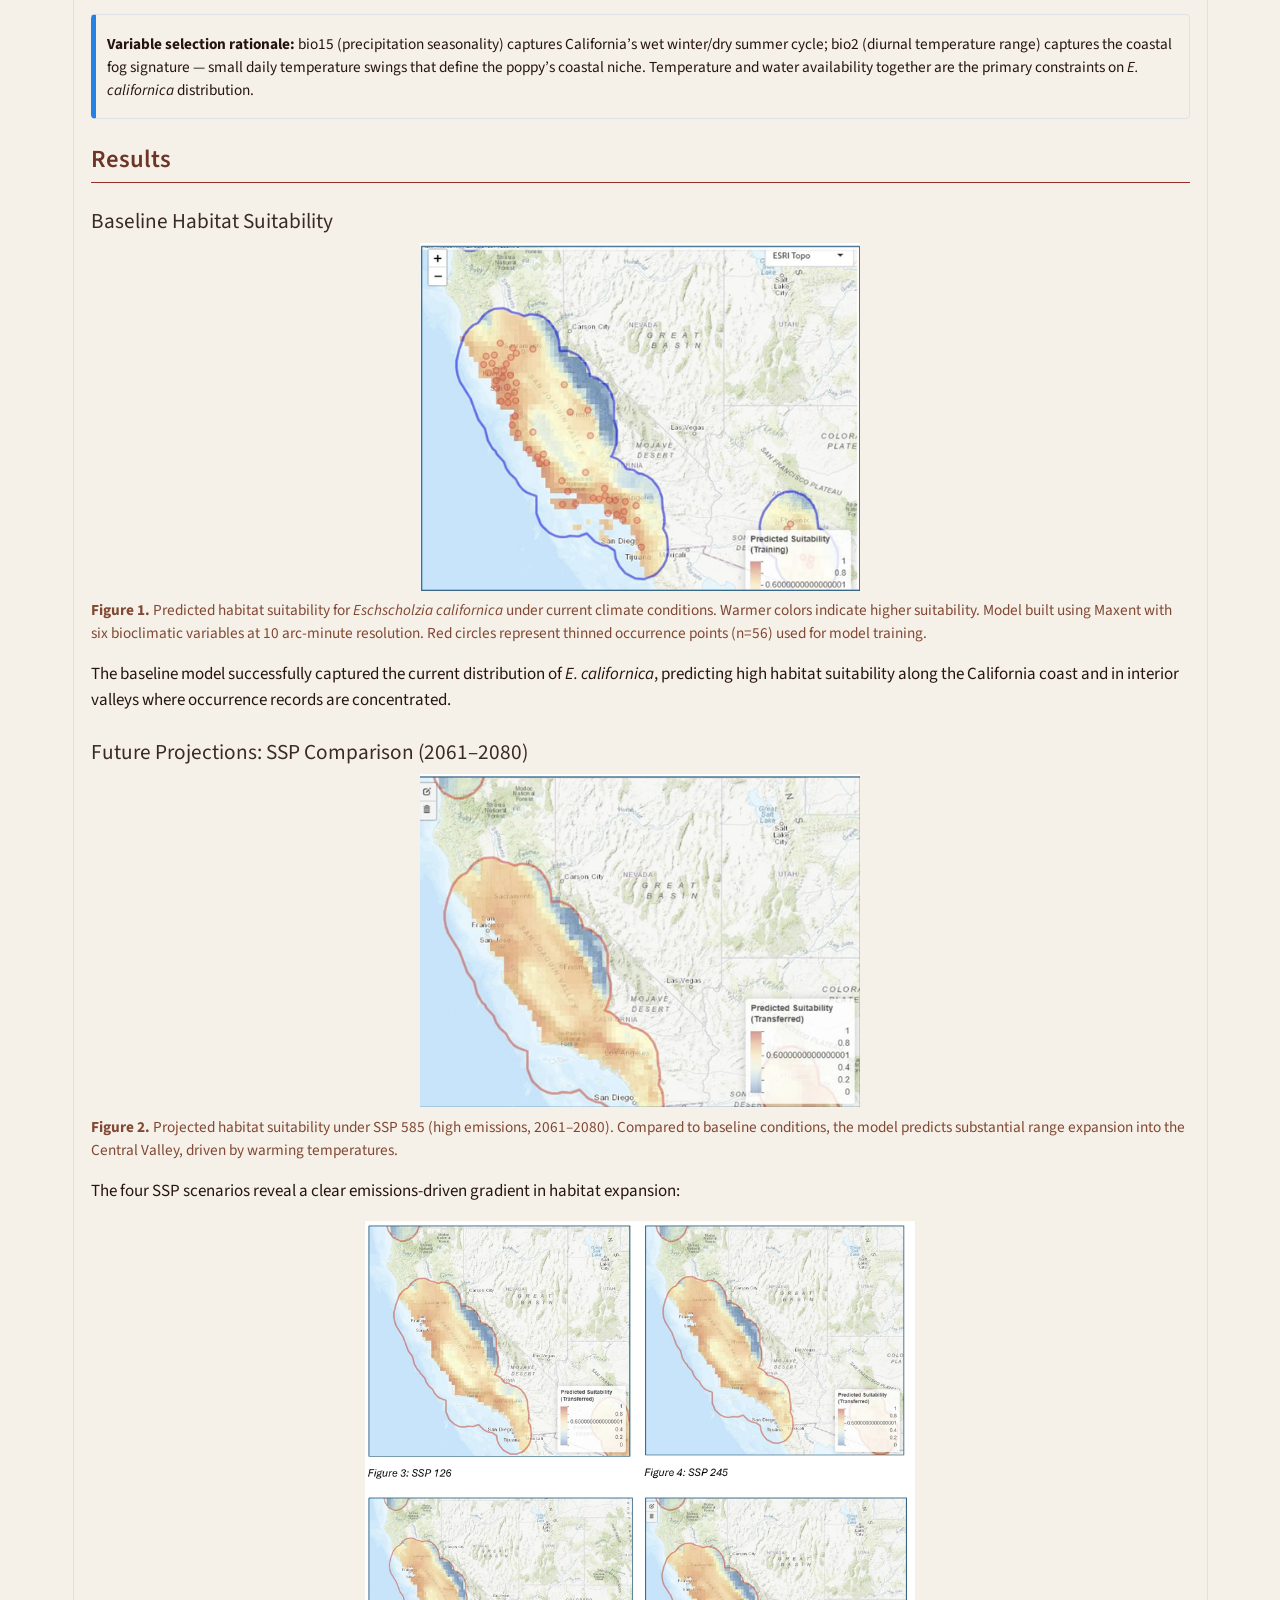
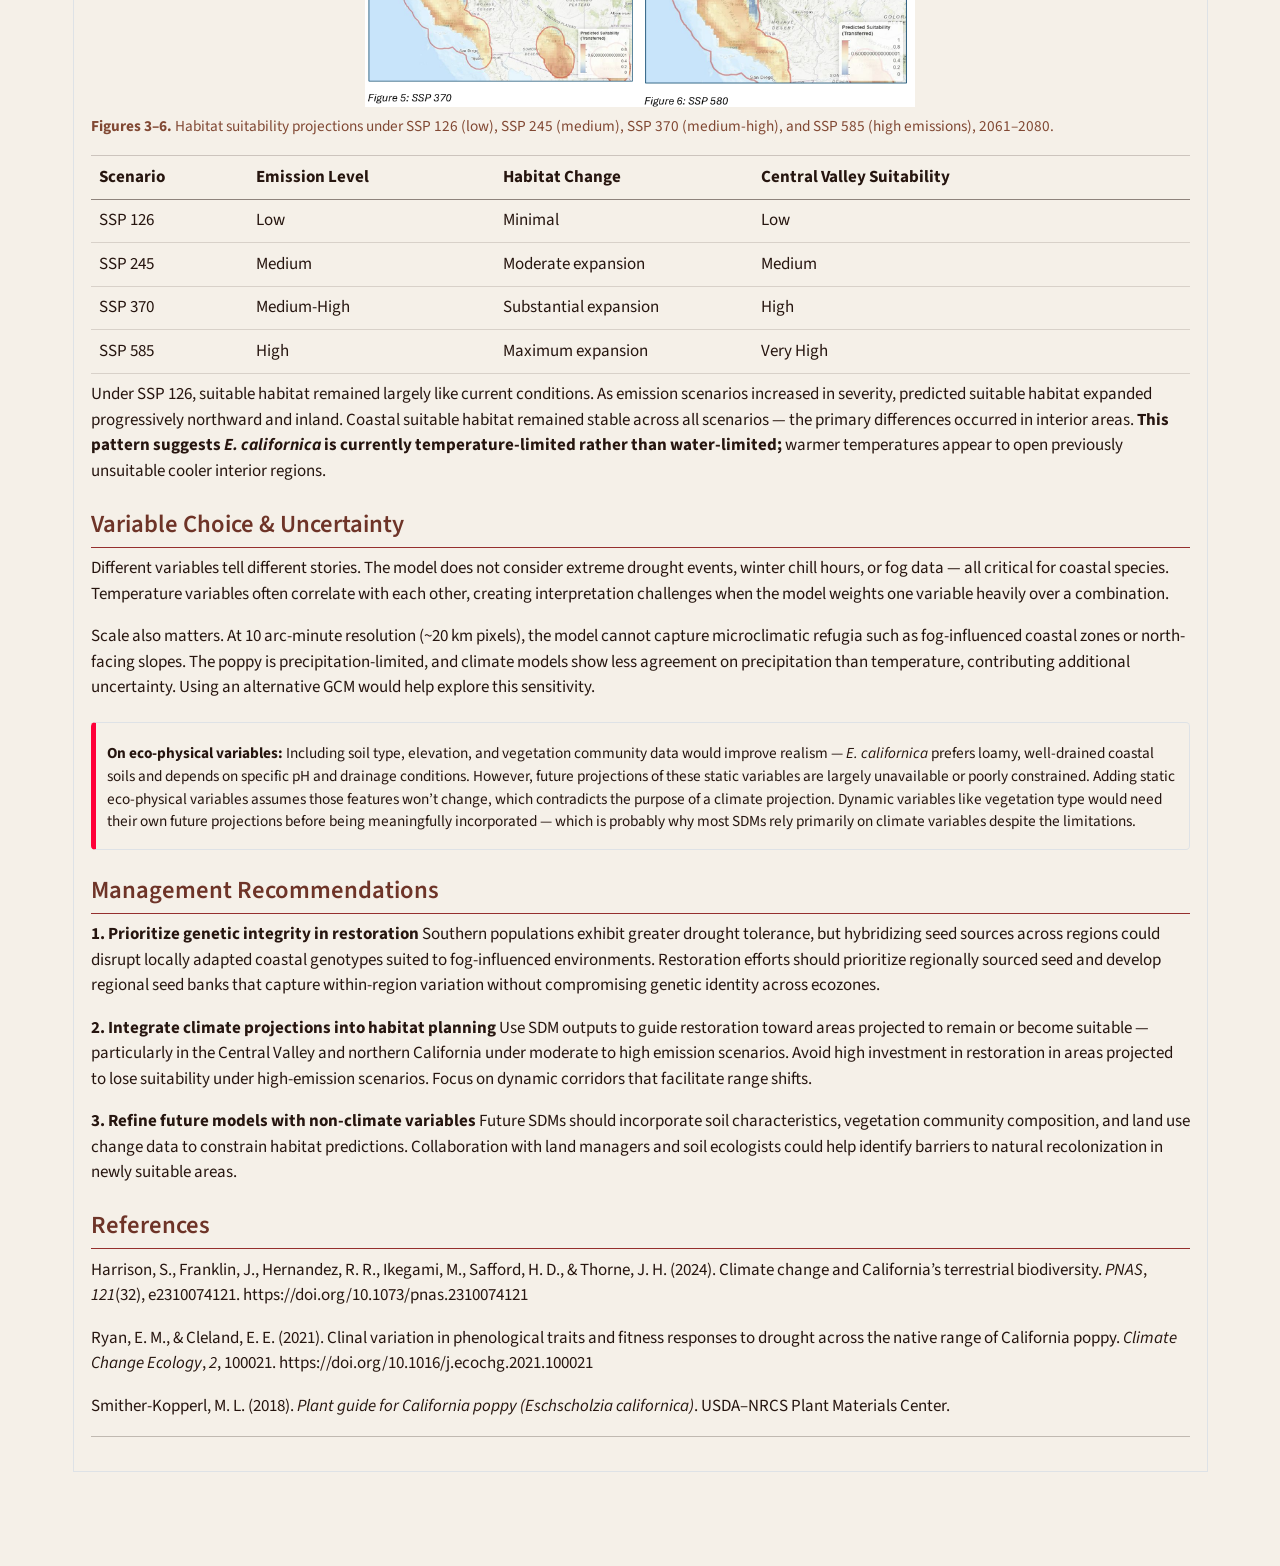
<file: docs/posts/post_5/index.html>
<!DOCTYPE html>
<html xmlns="http://www.w3.org/1999/xhtml" lang="en" xml:lang="en"><head>

<meta charset="utf-8">
<meta name="generator" content="quarto-1.10.18">

<meta name="viewport" content="width=device-width, initial-scale=1.0, user-scalable=yes">

<meta name="author" content="Sarayu Ramnath">
<meta name="dcterms.date" content="2025-12-01">
<meta name="description" content="Two computational modeling assignments from Climate Change Biology exploring habitat suitability and sea surface temperature projections under future emission scenarios.">

<title>Species Distribution &amp; Ocean Climate Modeling – Sarayu Ramnath</title>
<style>
/* Default styles provided by pandoc.
** See https://pandoc.org/MANUAL.html#variables-for-html for config info.
*/
span.smallcaps{font-variant: small-caps;}
div.columns{display: flex; gap: 1.5em;}
div.column{flex: auto;}
@media screen {
div.columns{gap: min(4vw, 1.5em);}
div.column{overflow-x: auto;}
}
div.hanging-indent{margin-left: 1.5em; text-indent: -1.5em;}
ul.task-list{list-style: none;}
ul.task-list li input[type="checkbox"] {
  width: 0.8em;
  margin: 0 0.8em 0.2em -1em; /* quarto-specific, see https://github.com/quarto-dev/quarto-cli/issues/4556 */ 
  vertical-align: middle;
}
</style>


<script src="../../site_libs/quarto-nav/quarto-nav.js"></script>
<script src="../../site_libs/quarto-nav/headroom.min.js"></script>
<script src="../../site_libs/clipboard/clipboard.min.js"></script>
<script src="../../site_libs/quarto-search/autocomplete.umd.js"></script>
<script src="../../site_libs/quarto-search/fuse.min.js"></script>
<script src="../../site_libs/quarto-search/quarto-search.js"></script>
<meta name="quarto:offset" content="../../">
<script src="../../site_libs/quarto-html/quarto.js" type="module"></script>
<script src="../../site_libs/quarto-html/tabsets/tabsets.js" type="module"></script>
<script src="../../site_libs/quarto-html/popper.min.js"></script>
<script src="../../site_libs/quarto-html/tippy.umd.min.js"></script>
<script src="../../site_libs/quarto-html/anchor.min.js"></script>
<link href="../../site_libs/quarto-html/tippy.css" rel="stylesheet">
<link href="../../site_libs/quarto-html/quarto-syntax-highlighting-64a204ab8560d761af7679ceaba22944.css" rel="stylesheet" id="quarto-text-highlighting-styles">
<script src="../../site_libs/bootstrap/bootstrap.min.js"></script>
<link href="../../site_libs/bootstrap/bootstrap-icons.css" rel="stylesheet">
<link href="../../site_libs/bootstrap/bootstrap-5f3a88b16732471265c6a64964930f13.min.css" rel="stylesheet" append-hash="true" id="quarto-bootstrap" data-mode="light">
<script id="quarto-search-options" type="application/json">{
  "location": "navbar",
  "copy-button": false,
  "collapse-after": 3,
  "panel-placement": "end",
  "type": "overlay",
  "limit": 50,
  "keyboard-shortcut": [
    "f",
    "/",
    "s"
  ],
  "show-item-context": false,
  "language": {
    "search-no-results-text": "No results",
    "search-matching-documents-text": "matching documents",
    "search-copy-link-title": "Copy link to search",
    "search-hide-matches-text": "Hide additional matches",
    "search-more-match-text": "more match in this document",
    "search-more-matches-text": "more matches in this document",
    "search-clear-button-title": "Clear",
    "search-text-placeholder": "",
    "search-detached-cancel-button-title": "Cancel",
    "search-submit-button-title": "Submit",
    "search-label": "Search"
  }
}</script>


</head>

<body class="nav-fixed quarto-light">

<div id="quarto-search-results"></div>
  <header id="quarto-header" class="headroom fixed-top">
    <nav class="navbar navbar-expand-lg " data-bs-theme="dark">
      <div class="navbar-container container-fluid">
      <div class="navbar-brand-container mx-auto">
    <a href="../../index.html" class="navbar-brand navbar-brand-logo">
    <img src="../../kolam_logo.png" alt="" class="navbar-logo light-content">
    <img src="../../kolam_logo.png" alt="" class="navbar-logo dark-content">
    </a>
    <a class="navbar-brand" href="../../index.html">
    <span class="navbar-title">Sarayu Ramnath</span>
    </a>
  </div>
            <div id="quarto-search" class="" title="Search"></div>
          <button class="navbar-toggler" type="button" data-bs-toggle="collapse" data-bs-target="#navbarCollapse" aria-controls="navbarCollapse" role="menu" aria-expanded="false" aria-label="Toggle navigation" onclick="if (window.quartoToggleHeadroom) { window.quartoToggleHeadroom(); }">
  <span class="navbar-toggler-icon"></span>
</button>
          <div class="collapse navbar-collapse" id="navbarCollapse">
            <ul class="navbar-nav navbar-nav-scroll me-auto">
  <li class="nav-item">
    <a class="nav-link" href="../../index.html"> 
<span class="menu-text">Home</span></a>
  </li>  
  <li class="nav-item">
    <a class="nav-link" href="../../about.html"> 
<span class="menu-text">About</span></a>
  </li>  
  <li class="nav-item">
    <a class="nav-link" href="../../blog.html"> 
<span class="menu-text">View my work</span></a>
  </li>  
</ul>
          </div> <!-- /navcollapse -->
            <div class="quarto-navbar-tools">
</div>
      </div> <!-- /container-fluid -->
    </nav>
</header>
<!-- content -->
<div id="quarto-content" class="quarto-container page-columns page-rows-contents page-layout-full page-navbar">
<!-- sidebar -->
<!-- margin-sidebar -->
    <div id="quarto-margin-sidebar" class="sidebar margin-sidebar zindex-bottom">
        
    </div>
<!-- main -->
<main class="content column-page" id="quarto-document-content">

<header id="title-block-header" class="quarto-title-block default">
<div class="quarto-title">
<h1 class="title">Species Distribution &amp; Ocean Climate Modeling</h1>
  <div class="quarto-categories">
    <div class="quarto-category">Species Distribution Modeling</div>
    <div class="quarto-category">Climate Science</div>
    <div class="quarto-category">Ocean Modeling</div>
    <div class="quarto-category">R</div>
  </div>
  </div>

<div>
  <div class="description">
    Two computational modeling assignments from Climate Change Biology exploring habitat suitability and sea surface temperature projections under future emission scenarios.
  </div>
</div>

<div class="quarto-title-meta-author column-page">
  <div class="quarto-title-meta-heading">Author</div>
  <div class="quarto-title-meta-heading">Affiliation</div>
  
    <div class="quarto-title-meta-contents">
    <p class="author"><a href="https://sarayu-26.github.io">Sarayu Ramnath</a> </p>
  </div>
  <div class="quarto-title-meta-contents">
        <p class="affiliation">
            Bren School of Environmental Science &amp; Management, UCSB
          </p>
      </div>
  </div>

<div class="quarto-title-meta column-page">

      
    <div>
    <div class="quarto-title-meta-heading">Published</div>
    <div class="quarto-title-meta-contents">
      <p class="date">December 1, 2025</p>
    </div>
  </div>
  
    
  </div>
  


</header>


<div class="disclaimer">
  <p>⚠️ <strong>Note:</strong> These analyses were produced as coursework assignments for Climate Change Biology at UC Santa Barbara, Fall 2025. They are shared here as technical writing and modeling samples only.</p>
</div>
<p>Two modeling exercises exploring how climate change reshapes biological and oceanographic systems — one terrestrial, one marine. The first uses Maxent species distribution modeling to project habitat suitability for <em>Eschscholzia californica</em> (California poppy) under multiple emission scenarios. The second downloads and interprets CMIP6 ocean climate model output to examine projected sea surface temperature patterns.</p>
<div class="tabset-margin-container"></div><div class="panel-tabset">
<ul class="nav nav-tabs" role="tablist"><li class="nav-item" role="presentation"><a class="nav-link active" id="tabset-1-1-tab" data-bs-toggle="tab" data-bs-target="#tabset-1-1" role="tab" aria-controls="tabset-1-1" aria-selected="true" href="">Terrestrial SDM: California Poppy</a></li><li class="nav-item" role="presentation"><a class="nav-link" id="tabset-1-2-tab" data-bs-toggle="tab" data-bs-target="#tabset-1-2" role="tab" aria-controls="tabset-1-2" aria-selected="false" href="">Ocean SDM: Sea Surface Temperature</a></li></ul>
<div class="tab-content">
<div id="tabset-1-1" class="tab-pane active" role="tabpanel" aria-labelledby="tabset-1-1-tab">
<div class="pub-brief-header">
  <p class="pub-source"><strong>Assignment:</strong> Species Distribution Modeling in Wallace<br>
  <strong>Species:</strong> <em>Eschscholzia californica</em> (California coastal poppy)<br>
  <strong>Tool:</strong> Wallace v2.0 / Maxent via ENMeval<br>
  <strong>Data:</strong> GBIF occurrence records (n=337 → 56 thinned); WorldClim v2.1 bioclimatic variables at 10 arc-minute resolution</p>
</div>
<section id="background" class="level3">
<h3 class="anchored" data-anchor-id="background">Background</h3>
<p><em>Eschscholzia californica</em>, the California state flower, is an iconic annual wildflower native to coastal regions and inland valleys of California. As a widespread native species, it provides early-season nectar resources for pollinators and contributes to California’s distinctive spring wildflower displays. While currently not threatened, understanding how climate change may alter its distribution is important for maintaining native biodiversity and ecosystem function.</p>
<p>Recent research has revealed significant genetic variation across the species’ range, with southern populations showing greater drought tolerance than northern populations. California is projected to experience substantial warming (2–5°C by 2100) and shifts in precipitation patterns, potentially restructuring suitable habitat for many native species. Species distribution modeling (SDM) offers a tool to anticipate these shifts and inform proactive conservation planning.</p>
</section>
<section id="methods" class="level3">
<h3 class="anchored" data-anchor-id="methods">Methods</h3>
<p>SDM was conducted using the Maxent algorithm as implemented in Wallace v2.0 via ENMeval. Occurrence data were obtained from GBIF and spatially thinned to a 20 km minimum distance to reduce sampling bias, yielding 56 training points. Six bioclimatic variables from WorldClim were selected to capture California’s Mediterranean climate:</p>
<table class="caption-top table">
<thead>
<tr class="header">
<th>Variable</th>
<th>Description</th>
</tr>
</thead>
<tbody>
<tr class="odd">
<td>bio1</td>
<td>Annual mean temperature</td>
</tr>
<tr class="even">
<td>bio2</td>
<td>Mean diurnal temperature range</td>
</tr>
<tr class="odd">
<td>bio5</td>
<td>Maximum temperature of warmest month</td>
</tr>
<tr class="even">
<td>bio6</td>
<td>Minimum temperature of coldest month</td>
</tr>
<tr class="odd">
<td>bio12</td>
<td>Annual precipitation</td>
</tr>
<tr class="even">
<td>bio15</td>
<td>Precipitation seasonality</td>
</tr>
</tbody>
</table>
<p>The model was validated using spatial block cross-validation (k=4) and evaluated using cloglog output. Future climate projections for 2061–2080 were generated using the ACCESS-CM2 global circulation model under four Shared Socioeconomic Pathways (SSP 126, 245, 370, and 585).</p>
<div class="callout callout-style-simple callout-note no-icon">
<div class="callout-body d-flex">
<div class="callout-icon-container">
<i class="callout-icon no-icon"></i>
</div>
<div class="callout-body-container">
<p><strong>Variable selection rationale:</strong> bio15 (precipitation seasonality) captures California’s wet winter/dry summer cycle; bio2 (diurnal temperature range) captures the coastal fog signature — small daily temperature swings that define the poppy’s coastal niche. Temperature and water availability together are the primary constraints on <em>E. californica</em> distribution.</p>
</div>
</div>
</div>
</section>
<section id="results" class="level3">
<h3 class="anchored" data-anchor-id="results">Results</h3>
<section id="baseline-habitat-suitability" class="level4">
<h4 class="anchored" data-anchor-id="baseline-habitat-suitability">Baseline Habitat Suitability</h4>
<div class="quarto-figure quarto-figure-center">
<figure class="figure">
<p><img src="fig1_baseline.png" class="img-fluid figure-img" style="width:40.0%"></p>
<figcaption><strong>Figure 1.</strong> Predicted habitat suitability for <em>Eschscholzia californica</em> under current climate conditions. Warmer colors indicate higher suitability. Model built using Maxent with six bioclimatic variables at 10 arc-minute resolution. Red circles represent thinned occurrence points (n=56) used for model training.</figcaption>
</figure>
</div>
<p>The baseline model successfully captured the current distribution of <em>E. californica</em>, predicting high habitat suitability along the California coast and in interior valleys where occurrence records are concentrated.</p>
</section>
<section id="future-projections-ssp-comparison-20612080" class="level4">
<h4 class="anchored" data-anchor-id="future-projections-ssp-comparison-20612080">Future Projections: SSP Comparison (2061–2080)</h4>
<div class="quarto-figure quarto-figure-center">
<figure class="figure">
<p><img src="fig2_ssp585.png" class="img-fluid figure-img" style="width:40.0%"></p>
<figcaption><strong>Figure 2.</strong> Projected habitat suitability under SSP 585 (high emissions, 2061–2080). Compared to baseline conditions, the model predicts substantial range expansion into the Central Valley, driven by warming temperatures.</figcaption>
</figure>
</div>
<p>The four SSP scenarios reveal a clear emissions-driven gradient in habitat expansion:</p>
<div class="quarto-figure quarto-figure-center">
<figure class="figure">
<p><img src="fig3_ssp_grid.png" class="img-fluid figure-img" style="width:50.0%"></p>
<figcaption><strong>Figures 3–6.</strong> Habitat suitability projections under SSP 126 (low), SSP 245 (medium), SSP 370 (medium-high), and SSP 585 (high emissions), 2061–2080.</figcaption>
</figure>
</div>
<table class="caption-top table">
<colgroup>
<col style="width: 14%">
<col style="width: 22%">
<col style="width: 23%">
<col style="width: 39%">
</colgroup>
<thead>
<tr class="header">
<th>Scenario</th>
<th>Emission Level</th>
<th>Habitat Change</th>
<th>Central Valley Suitability</th>
</tr>
</thead>
<tbody>
<tr class="odd">
<td>SSP 126</td>
<td>Low</td>
<td>Minimal</td>
<td>Low</td>
</tr>
<tr class="even">
<td>SSP 245</td>
<td>Medium</td>
<td>Moderate expansion</td>
<td>Medium</td>
</tr>
<tr class="odd">
<td>SSP 370</td>
<td>Medium-High</td>
<td>Substantial expansion</td>
<td>High</td>
</tr>
<tr class="even">
<td>SSP 585</td>
<td>High</td>
<td>Maximum expansion</td>
<td>Very High</td>
</tr>
</tbody>
</table>
<p>Under SSP 126, suitable habitat remained largely like current conditions. As emission scenarios increased in severity, predicted suitable habitat expanded progressively northward and inland. Coastal suitable habitat remained stable across all scenarios — the primary differences occurred in interior areas. <strong>This pattern suggests <em>E. californica</em> is currently temperature-limited rather than water-limited;</strong> warmer temperatures appear to open previously unsuitable cooler interior regions.</p>
</section>
</section>
<section id="variable-choice-uncertainty" class="level3">
<h3 class="anchored" data-anchor-id="variable-choice-uncertainty">Variable Choice &amp; Uncertainty</h3>
<p>Different variables tell different stories. The model does not consider extreme drought events, winter chill hours, or fog data — all critical for coastal species. Temperature variables often correlate with each other, creating interpretation challenges when the model weights one variable heavily over a combination.</p>
<p>Scale also matters. At 10 arc-minute resolution (~20 km pixels), the model cannot capture microclimatic refugia such as fog-influenced coastal zones or north-facing slopes. The poppy is precipitation-limited, and climate models show less agreement on precipitation than temperature, contributing additional uncertainty. Using an alternative GCM would help explore this sensitivity.</p>
<div class="callout callout-style-simple callout-important no-icon">
<div class="callout-body d-flex">
<div class="callout-icon-container">
<i class="callout-icon no-icon"></i>
</div>
<div class="callout-body-container">
<p><strong>On eco-physical variables:</strong> Including soil type, elevation, and vegetation community data would improve realism — <em>E. californica</em> prefers loamy, well-drained coastal soils and depends on specific pH and drainage conditions. However, future projections of these static variables are largely unavailable or poorly constrained. Adding static eco-physical variables assumes those features won’t change, which contradicts the purpose of a climate projection. Dynamic variables like vegetation type would need their own future projections before being meaningfully incorporated — which is probably why most SDMs rely primarily on climate variables despite the limitations.</p>
</div>
</div>
</div>
</section>
<section id="management-recommendations" class="level3">
<h3 class="anchored" data-anchor-id="management-recommendations">Management Recommendations</h3>
<p><strong>1. Prioritize genetic integrity in restoration</strong> Southern populations exhibit greater drought tolerance, but hybridizing seed sources across regions could disrupt locally adapted coastal genotypes suited to fog-influenced environments. Restoration efforts should prioritize regionally sourced seed and develop regional seed banks that capture within-region variation without compromising genetic identity across ecozones.</p>
<p><strong>2. Integrate climate projections into habitat planning</strong> Use SDM outputs to guide restoration toward areas projected to remain or become suitable — particularly in the Central Valley and northern California under moderate to high emission scenarios. Avoid high investment in restoration in areas projected to lose suitability under high-emission scenarios. Focus on dynamic corridors that facilitate range shifts.</p>
<p><strong>3. Refine future models with non-climate variables</strong> Future SDMs should incorporate soil characteristics, vegetation community composition, and land use change data to constrain habitat predictions. Collaboration with land managers and soil ecologists could help identify barriers to natural recolonization in newly suitable areas.</p>
</section>
<section id="references" class="level3">
<h3 class="anchored" data-anchor-id="references">References</h3>
<p>Harrison, S., Franklin, J., Hernandez, R. R., Ikegami, M., Safford, H. D., &amp; Thorne, J. H. (2024). Climate change and California’s terrestrial biodiversity. <em>PNAS</em>, <em>121</em>(32), e2310074121. https://doi.org/10.1073/pnas.2310074121</p>
<p>Ryan, E. M., &amp; Cleland, E. E. (2021). Clinal variation in phenological traits and fitness responses to drought across the native range of California poppy. <em>Climate Change Ecology</em>, <em>2</em>, 100021. https://doi.org/10.1016/j.ecochg.2021.100021</p>
<p>Smither-Kopperl, M. L. (2018). <em>Plant guide for California poppy (Eschscholzia californica)</em>. USDA–NRCS Plant Materials Center.</p>
<hr>
</section>
</div>
<div id="tabset-1-2" class="tab-pane" role="tabpanel" aria-labelledby="tabset-1-2-tab">
<div class="pub-brief-header">
  <p class="pub-source"><strong>Assignment:</strong> Ocean Model Download &amp; Plot<br>
  <strong>Model:</strong> GFDL-ESM4 (CMIP6 ScenarioMIP)<br>
  <strong>Ensemble member:</strong> r1i1p1f1 &nbsp;|&nbsp; <strong>Scenario:</strong> SSP5-8.5<br>
  <strong>Variable:</strong> Sea surface temperature (tos, °C) &nbsp;|&nbsp; <strong>Resolution:</strong> 1° × 1°</p>
</div>
<section id="background-1" class="level3">
<h3 class="anchored" data-anchor-id="background-1">Background</h3>
<p>Sea surface temperature (SST) reflects the thermal state of the upper ocean and directly impacts marine species’ physiology, metabolism, and survival. It is one of the most consequential variables in climate biology — warming SST drives thermal stress, prey-driven species redistribution, and food web disruption across ocean systems.</p>
<p>This exercise downloads and visualizes SST output from the GFDL-ESM4 climate model under the SSP5-8.5 high-emission scenario (CMIP6), examining projected ocean conditions for January 2015 as a baseline time step.</p>
</section>
<section id="model-metadata" class="level3">
<h3 class="anchored" data-anchor-id="model-metadata">Model Metadata</h3>
<table class="caption-top table">
<thead>
<tr class="header">
<th>Parameter</th>
<th>Value</th>
</tr>
</thead>
<tbody>
<tr class="odd">
<td>Model</td>
<td>GFDL-ESM4</td>
</tr>
<tr class="even">
<td>Ensemble member</td>
<td>r1i1p1f1</td>
</tr>
<tr class="odd">
<td>Scenario</td>
<td>SSP5-8.5 (ssp585)</td>
</tr>
<tr class="even">
<td>Variable</td>
<td>tos (sea surface temperature)</td>
</tr>
<tr class="odd">
<td>Units</td>
<td>°C</td>
</tr>
<tr class="even">
<td>Native resolution</td>
<td>1° × 1° (lat/lon)</td>
</tr>
<tr class="odd">
<td>Global mean SST (first time step)</td>
<td>12.63°C</td>
</tr>
</tbody>
</table>
</section>
<section id="results-1" class="level3">
<h3 class="anchored" data-anchor-id="results-1">Results</h3>
<div class="quarto-figure quarto-figure-center">
<figure class="figure">
<p><img src="fig_sst.png" class="img-fluid figure-img" style="width:60.0%"></p>
<figcaption><strong>Figure 1.</strong> Global sea surface temperature (SST, °C) projected for January 2015 under the SSP5-8.5 high-emission scenario using the GFDL-ESM4 climate model. Warm equatorial waters (red, 25–30°C) extend poleward to cold polar regions (blue, 0–5°C). Data: CMIP6 ScenarioMIP ensemble member r1i1p1f1.</figcaption>
</figure>
</div>
<p>The spatial pattern reflects characteristic ocean thermal structure: warm equatorial waters concentrated between 30°N and 30°S, with temperature declining sharply toward the poles. The global mean SST for this first time step is <strong>12.63°C</strong>.</p>
</section>
<section id="reflections" class="level3">
<h3 class="anchored" data-anchor-id="reflections">Reflections</h3>
<section id="what-does-sst-tell-us-about-ocean-conditions" class="level4">
<h4 class="anchored" data-anchor-id="what-does-sst-tell-us-about-ocean-conditions">What does SST tell us about ocean conditions?</h4>
<p>SST captures the thermal state of the upper ocean layer and directly governs marine species’ metabolic rates, growth, reproductive timing, and geographic ranges. It is one of the most widely used variables in ocean climate science precisely because it is measurable from both satellite and in situ platforms, and it integrates signals from atmospheric forcing, ocean circulation, and heat exchange.</p>
<p>However, SST alone has limitations. It only captures surface-level change. Mesopelagic temperatures (200–1000 m depth) matter because deeper waters can retain heat even after surface cooling, masking subsurface warming and potentially skewing assessments of ocean heat content and ecosystem recovery under future climate scenarios.</p>
</section>
<section id="conservation-relevance-sst-in-species-distribution-models" class="level4">
<h4 class="anchored" data-anchor-id="conservation-relevance-sst-in-species-distribution-models">Conservation relevance: SST in species distribution models</h4>
<p>SST can be incorporated directly into SDMs to predict where thermal conditions are suitable for a species to survive and reproduce. Temperature strongly influences physiology — metabolic rates, growth, and distribution limits all respond to thermal gradients. Incorporating SST identifies current and future habitat ranges under climate change, signals potential range shifts and habitat loss, and can reveal the emergence of newly suitable areas in previously cold regions.</p>
<p>For marine species with narrow thermal tolerances — coral reef systems, cold-water fish, marine mammals — SST projections under different SSPs can drive scenario planning for protected area design and fisheries management.</p>
</section>
<section id="temporal-insight-using-projections-to-guide-decisions-today" class="level4">
<h4 class="anchored" data-anchor-id="temporal-insight-using-projections-to-guide-decisions-today">Temporal insight: using projections to guide decisions today</h4>
<p>The downloaded file covers 2015–2034, though this figure displays only the January 2015 layer as a baseline. While a single time step doesn’t show temporal trends, comparing it against later decades in the dataset would reveal how SST is projected to shift over the coming two decades under SSP5-8.5.</p>
<p>Studying these projections across future time steps helps conservation planners anticipate habitat shifts and design adaptive strategies before thermal thresholds become critical — before bleaching events become chronic, before species ranges contract past recovery thresholds, before fisheries management frameworks become obsolete.</p>
<hr>
</section>
</section>
</div>
</div>
</div>
<style>
.pub-brief-header {
  background-color: rgba(32, 63, 81, 0.08);
  border-left: 4px solid #602013;
  padding: 1em 1.2em;
  margin-bottom: 1.5em;
  border-radius: 0 4px 4px 0;
}

.pub-source {
  margin: 0;
  font-size: 0.95em;
  color: #573F22;
  line-height: 1.8;
}

blockquote {
  border-left: 4px solid #C8C081;
  padding-left: 1em;
  color: #573F22;
  font-style: italic;
}

.disclaimer {
  background-color: rgba(200, 192, 129, 0.2);
  border-left: 4px solid #C8C081;
  padding: 0.8em 1.2em;
  margin-bottom: 1.5em;
  font-size: 0.85em;
  color: #573F22;
  border-radius: 0 4px 4px 0;
}

table {
  width: 100%;
  border-collapse: collapse;
  margin: 1.5em 0;
}

th {
  background-color: rgba(32, 63, 81, 0.15);
  color: #203F51;
  padding: 0.6em 1em;
  text-align: left;
}

td {
  padding: 0.5em 1em;
  border-bottom: 1px solid rgba(148, 136, 130, 0.3);
}
</style>



</main> <!-- /main -->
<script id="quarto-html-after-body" type="application/javascript">
  window.document.addEventListener("DOMContentLoaded", function (event) {
    const icon = "";
    const anchorJS = new window.AnchorJS();
    anchorJS.options = {
      placement: 'right',
      icon: icon
    };
    anchorJS.add('.anchored');
    const isCodeAnnotation = (el) => {
      for (const clz of el.classList) {
        if (clz.startsWith('code-annotation-')) {                     
          return true;
        }
      }
      return false;
    }
    const onCopySuccess = function(e) {
      // button target
      const button = e.trigger;
      // don't keep focus
      button.blur();
      // flash "checked"
      button.classList.add('code-copy-button-checked');
      var currentTitle = button.getAttribute("title");
      button.setAttribute("title", "Copied!");
      let tooltip;
      if (window.bootstrap) {
        button.setAttribute("data-bs-toggle", "tooltip");
        button.setAttribute("data-bs-placement", "left");
        button.setAttribute("data-bs-title", "Copied!");
        tooltip = new bootstrap.Tooltip(button, 
          { trigger: "manual", 
            customClass: "code-copy-button-tooltip",
            offset: [0, -8]});
        tooltip.show();    
      }
      setTimeout(function() {
        if (tooltip) {
          tooltip.hide();
          button.removeAttribute("data-bs-title");
          button.removeAttribute("data-bs-toggle");
          button.removeAttribute("data-bs-placement");
        }
        button.setAttribute("title", currentTitle);
        button.classList.remove('code-copy-button-checked');
      }, 1000);
      // clear code selection
      e.clearSelection();
    }
    const getTextToCopy = function(trigger) {
      const outerScaffold = trigger.parentElement.cloneNode(true);
      const codeEl = outerScaffold.querySelector('code');
      for (const childEl of codeEl.children) {
        if (isCodeAnnotation(childEl)) {
          childEl.remove();
        }
      }
      return codeEl.innerText;
    }
    const clipboard = new window.ClipboardJS('.code-copy-button:not([data-in-quarto-modal])', {
      text: getTextToCopy
    });
    clipboard.on('success', onCopySuccess);
    if (window.document.getElementById('quarto-embedded-source-code-modal')) {
      const clipboardModal = new window.ClipboardJS('.code-copy-button[data-in-quarto-modal]', {
        text: getTextToCopy,
        container: window.document.getElementById('quarto-embedded-source-code-modal')
      });
      clipboardModal.on('success', onCopySuccess);
    }
      var localhostRegex = new RegExp(/^(?:http|https):\/\/localhost\:?[0-9]*\//);
      var mailtoRegex = new RegExp(/^mailto:/);
        var filterRegex = new RegExp('/' + window.location.host + '/');
      var isInternal = (href) => {
          return filterRegex.test(href) || localhostRegex.test(href) || mailtoRegex.test(href);
      }
      // Inspect non-navigation links and adorn them if external
     var links = window.document.querySelectorAll('a[href]:not(.nav-link):not(.navbar-brand):not(.toc-action):not(.sidebar-link):not(.sidebar-item-toggle):not(.pagination-link):not(.no-external):not([aria-hidden]):not(.dropdown-item):not(.quarto-navigation-tool):not(.about-link)');
      for (var i=0; i<links.length; i++) {
        const link = links[i];
        if (!isInternal(link.href)) {
          // undo the damage that might have been done by quarto-nav.js in the case of
          // links that we want to consider external
          if (link.dataset.originalHref !== undefined) {
            link.href = link.dataset.originalHref;
          }
        }
      }
    function tippyHover(el, contentFn, onTriggerFn, onUntriggerFn) {
      const config = {
        allowHTML: true,
        maxWidth: 500,
        delay: 100,
        arrow: false,
        appendTo: function(el) {
            return el.parentElement;
        },
        interactive: true,
        interactiveBorder: 10,
        theme: 'quarto',
        placement: 'bottom-start',
      };
      if (contentFn) {
        config.content = contentFn;
      }
      if (onTriggerFn) {
        config.onTrigger = onTriggerFn;
      }
      if (onUntriggerFn) {
        config.onUntrigger = onUntriggerFn;
      }
      window.tippy(el, config); 
    }
    const noterefs = window.document.querySelectorAll('a[role="doc-noteref"]');
    for (var i=0; i<noterefs.length; i++) {
      const ref = noterefs[i];
      tippyHover(ref, function() {
        // use id or data attribute instead here
        let href = ref.getAttribute('data-footnote-href') || ref.getAttribute('href');
        try { href = new URL(href).hash; } catch {}
        const id = href.replace(/^#\/?/, "");
        const note = window.document.getElementById(id);
        if (note) {
          return note.innerHTML;
        } else {
          return "";
        }
      });
    }
    const xrefs = window.document.querySelectorAll('a.quarto-xref');
    const processXRef = (id, note) => {
      // Strip column container classes
      const stripColumnClz = (el) => {
        el.classList.remove("page-full", "page-columns");
        if (el.children) {
          for (const child of el.children) {
            stripColumnClz(child);
          }
        }
      }
      stripColumnClz(note)
      if (id === null || id.startsWith('sec-')) {
        // Special case sections, only their first couple elements
        const container = document.createElement("div");
        if (note.children && note.children.length > 2) {
          container.appendChild(note.children[0].cloneNode(true));
          for (let i = 1; i < note.children.length; i++) {
            const child = note.children[i];
            if (child.tagName === "P" && child.innerText === "") {
              continue;
            } else {
              container.appendChild(child.cloneNode(true));
              break;
            }
          }
          if (window.Quarto?.typesetMath) {
            window.Quarto.typesetMath(container);
          }
          return container.innerHTML
        } else {
          if (window.Quarto?.typesetMath) {
            window.Quarto.typesetMath(note);
          }
          return note.innerHTML;
        }
      } else {
        // Remove any anchor links if they are present
        const anchorLink = note.querySelector('a.anchorjs-link');
        if (anchorLink) {
          anchorLink.remove();
        }
        if (window.Quarto?.typesetMath) {
          window.Quarto.typesetMath(note);
        }
        if (note.classList.contains("callout")) {
          return note.outerHTML;
        } else {
          return note.innerHTML;
        }
      }
    }
    for (var i=0; i<xrefs.length; i++) {
      const xref = xrefs[i];
      tippyHover(xref, undefined, function(instance) {
        instance.disable();
        let url = xref.getAttribute('href');
        let hash = undefined; 
        if (url.startsWith('#')) {
          hash = url;
        } else {
          try { hash = new URL(url).hash; } catch {}
        }
        if (hash) {
          const id = hash.replace(/^#\/?/, "");
          const note = window.document.getElementById(id);
          if (note !== null) {
            try {
              const html = processXRef(id, note.cloneNode(true));
              instance.setContent(html);
            } finally {
              instance.enable();
              instance.show();
            }
          } else {
            // See if we can fetch this
            fetch(url.split('#')[0])
            .then(res => res.text())
            .then(html => {
              const parser = new DOMParser();
              const htmlDoc = parser.parseFromString(html, "text/html");
              const note = htmlDoc.getElementById(id);
              if (note !== null) {
                const html = processXRef(id, note);
                instance.setContent(html);
              } 
            }).finally(() => {
              instance.enable();
              instance.show();
            });
          }
        } else {
          // See if we can fetch a full url (with no hash to target)
          // This is a special case and we should probably do some content thinning / targeting
          fetch(url)
          .then(res => res.text())
          .then(html => {
            const parser = new DOMParser();
            const htmlDoc = parser.parseFromString(html, "text/html");
            const note = htmlDoc.querySelector('main.content');
            if (note !== null) {
              // This should only happen for chapter cross references
              // (since there is no id in the URL)
              // remove the first header
              if (note.children.length > 0 && note.children[0].tagName === "HEADER") {
                note.children[0].remove();
              }
              const html = processXRef(null, note);
              instance.setContent(html);
            } 
          }).finally(() => {
            instance.enable();
            instance.show();
          });
        }
      }, function(instance) {
      });
    }
        let selectedAnnoteEl;
        const selectorForAnnotation = ( cell, annotation) => {
          let cellAttr = 'data-code-cell="' + cell + '"';
          let lineAttr = 'data-code-annotation="' +  annotation + '"';
          const selector = 'span[' + cellAttr + '][' + lineAttr + ']';
          return selector;
        }
        const selectCodeLines = (annoteEl) => {
          const doc = window.document;
          const targetCell = annoteEl.getAttribute("data-target-cell");
          const targetAnnotation = annoteEl.getAttribute("data-target-annotation");
          const annoteSpan = window.document.querySelector(selectorForAnnotation(targetCell, targetAnnotation));
          const lines = annoteSpan.getAttribute("data-code-lines").split(",");
          const lineIds = lines.map((line) => {
            return targetCell + "-" + line;
          })
          let top = null;
          let height = null;
          let parent = null;
          if (lineIds.length > 0) {
              //compute the position of the single el (top and bottom and make a div)
              const el = window.document.getElementById(lineIds[0]);
              top = el.offsetTop;
              height = el.offsetHeight;
              parent = el.parentElement.parentElement;
            if (lineIds.length > 1) {
              const lastEl = window.document.getElementById(lineIds[lineIds.length - 1]);
              const bottom = lastEl.offsetTop + lastEl.offsetHeight;
              height = bottom - top;
            }
            if (top !== null && height !== null && parent !== null) {
              // cook up a div (if necessary) and position it 
              let div = window.document.getElementById("code-annotation-line-highlight");
              if (div === null) {
                div = window.document.createElement("div");
                div.setAttribute("id", "code-annotation-line-highlight");
                div.style.position = 'absolute';
                parent.appendChild(div);
              }
              div.style.top = top - 2 + "px";
              div.style.height = height + 4 + "px";
              div.style.left = 0;
              let gutterDiv = window.document.getElementById("code-annotation-line-highlight-gutter");
              if (gutterDiv === null) {
                gutterDiv = window.document.createElement("div");
                gutterDiv.setAttribute("id", "code-annotation-line-highlight-gutter");
                gutterDiv.style.position = 'absolute';
                const codeCell = window.document.getElementById(targetCell);
                const gutter = codeCell.querySelector('.code-annotation-gutter');
                gutter.appendChild(gutterDiv);
              }
              gutterDiv.style.top = top - 2 + "px";
              gutterDiv.style.height = height + 4 + "px";
            }
            selectedAnnoteEl = annoteEl;
          }
        };
        const unselectCodeLines = () => {
          const elementsIds = ["code-annotation-line-highlight", "code-annotation-line-highlight-gutter"];
          elementsIds.forEach((elId) => {
            const div = window.document.getElementById(elId);
            if (div) {
              div.remove();
            }
          });
          selectedAnnoteEl = undefined;
        };
          // Handle positioning of the toggle
      window.addEventListener(
        "resize",
        throttle(() => {
          elRect = undefined;
          if (selectedAnnoteEl) {
            selectCodeLines(selectedAnnoteEl);
          }
        }, 10)
      );
      function throttle(fn, ms) {
      let throttle = false;
      let timer;
        return (...args) => {
          if(!throttle) { // first call gets through
              fn.apply(this, args);
              throttle = true;
          } else { // all the others get throttled
              if(timer) clearTimeout(timer); // cancel #2
              timer = setTimeout(() => {
                fn.apply(this, args);
                timer = throttle = false;
              }, ms);
          }
        };
      }
        // Attach click handler to the DT
        const annoteDls = window.document.querySelectorAll('dt[data-target-cell]');
        for (const annoteDlNode of annoteDls) {
          annoteDlNode.addEventListener('click', (event) => {
            const clickedEl = event.target;
            if (clickedEl !== selectedAnnoteEl) {
              unselectCodeLines();
              const activeEl = window.document.querySelector('dt[data-target-cell].code-annotation-active');
              if (activeEl) {
                activeEl.classList.remove('code-annotation-active');
              }
              selectCodeLines(clickedEl);
              clickedEl.classList.add('code-annotation-active');
            } else {
              // Unselect the line
              unselectCodeLines();
              clickedEl.classList.remove('code-annotation-active');
            }
          });
        }
    const findCites = (el) => {
      const parentEl = el.parentElement;
      if (parentEl) {
        const cites = parentEl.dataset.cites;
        if (cites) {
          return {
            el,
            cites: cites.split(' ')
          };
        } else {
          return findCites(el.parentElement)
        }
      } else {
        return undefined;
      }
    };
    var bibliorefs = window.document.querySelectorAll('a[role="doc-biblioref"]');
    for (var i=0; i<bibliorefs.length; i++) {
      const ref = bibliorefs[i];
      const citeInfo = findCites(ref);
      if (citeInfo) {
        tippyHover(citeInfo.el, function() {
          var popup = window.document.createElement('div');
          citeInfo.cites.forEach(function(cite) {
            var citeDiv = window.document.createElement('div');
            citeDiv.classList.add('hanging-indent');
            citeDiv.classList.add('csl-entry');
            var biblioDiv = window.document.getElementById('ref-' + cite);
            if (biblioDiv) {
              citeDiv.innerHTML = biblioDiv.innerHTML;
            }
            popup.appendChild(citeDiv);
          });
          return popup.innerHTML;
        });
      }
    }
  });
  </script>
</div> <!-- /content -->




</body></html>
</file>
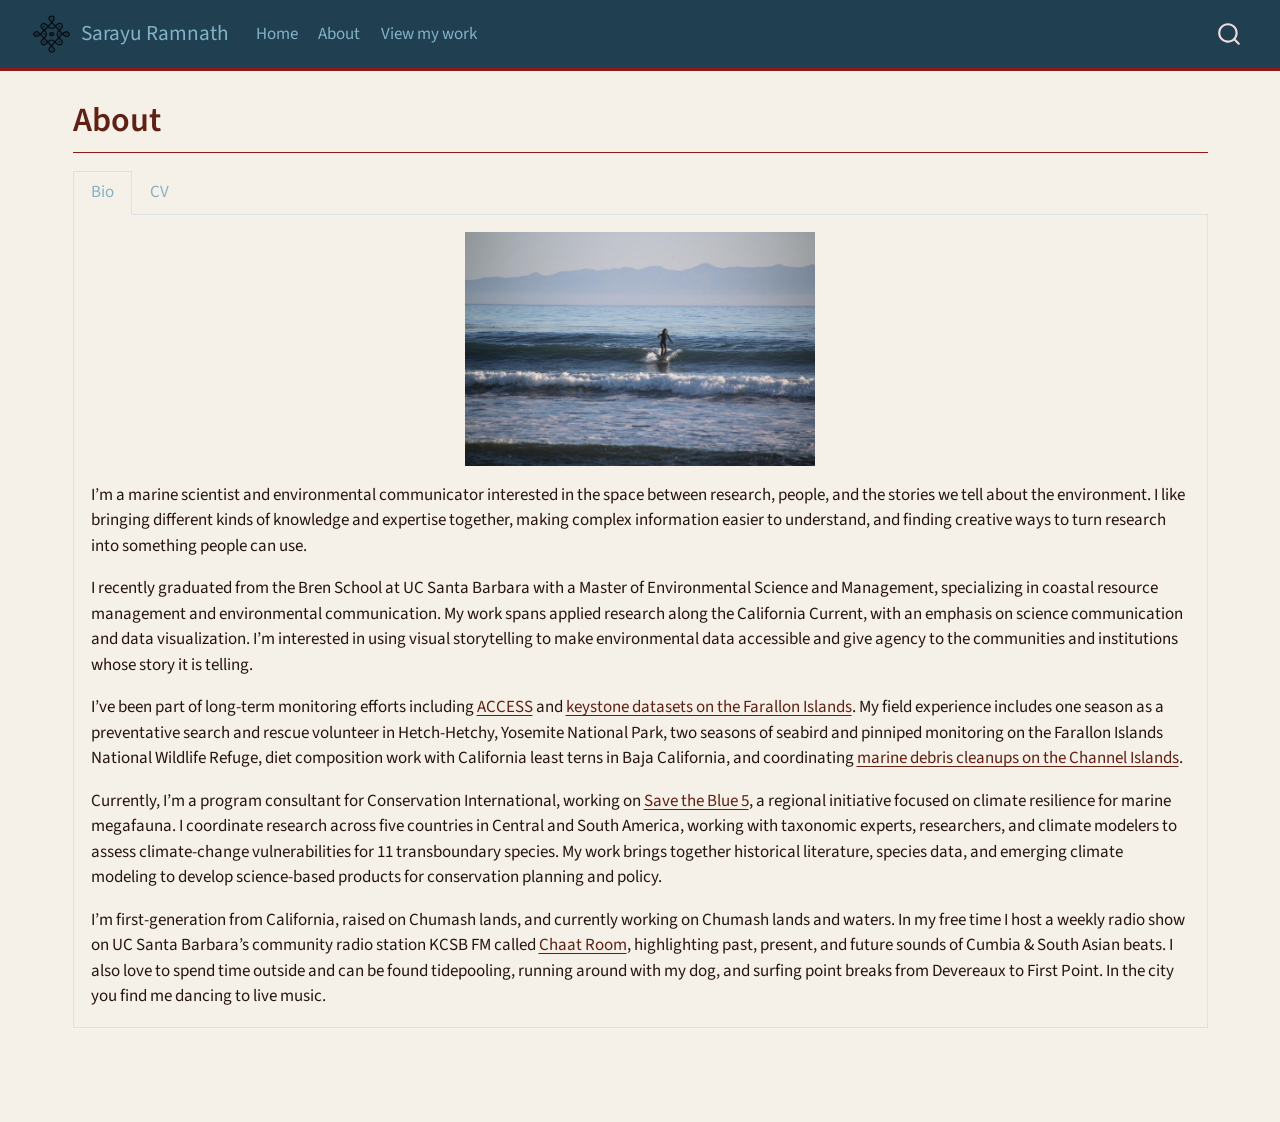
<file: docs/about.html>
<!DOCTYPE html>
<html xmlns="http://www.w3.org/1999/xhtml" lang="en" xml:lang="en"><head>

<meta charset="utf-8">
<meta name="generator" content="quarto-1.10.18">

<meta name="viewport" content="width=device-width, initial-scale=1.0, user-scalable=yes">


<title>About – Sarayu Ramnath</title>
<style>
/* Default styles provided by pandoc.
** See https://pandoc.org/MANUAL.html#variables-for-html for config info.
*/
span.smallcaps{font-variant: small-caps;}
div.columns{display: flex; gap: 1.5em;}
div.column{flex: auto;}
@media screen {
div.columns{gap: min(4vw, 1.5em);}
div.column{overflow-x: auto;}
}
div.hanging-indent{margin-left: 1.5em; text-indent: -1.5em;}
ul.task-list{list-style: none;}
ul.task-list li input[type="checkbox"] {
  width: 0.8em;
  margin: 0 0.8em 0.2em -1em; /* quarto-specific, see https://github.com/quarto-dev/quarto-cli/issues/4556 */ 
  vertical-align: middle;
}
</style>


<script src="site_libs/quarto-nav/quarto-nav.js"></script>
<script src="site_libs/quarto-nav/headroom.min.js"></script>
<script src="site_libs/clipboard/clipboard.min.js"></script>
<script src="site_libs/quarto-search/autocomplete.umd.js"></script>
<script src="site_libs/quarto-search/fuse.min.js"></script>
<script src="site_libs/quarto-search/quarto-search.js"></script>
<meta name="quarto:offset" content="./">
<script src="site_libs/quarto-html/quarto.js" type="module"></script>
<script src="site_libs/quarto-html/tabsets/tabsets.js" type="module"></script>
<script src="site_libs/quarto-html/popper.min.js"></script>
<script src="site_libs/quarto-html/tippy.umd.min.js"></script>
<script src="site_libs/quarto-html/anchor.min.js"></script>
<link href="site_libs/quarto-html/tippy.css" rel="stylesheet">
<link href="site_libs/quarto-html/quarto-syntax-highlighting-64a204ab8560d761af7679ceaba22944.css" rel="stylesheet" id="quarto-text-highlighting-styles">
<script src="site_libs/bootstrap/bootstrap.min.js"></script>
<link href="site_libs/bootstrap/bootstrap-icons.css" rel="stylesheet">
<link href="site_libs/bootstrap/bootstrap-5f3a88b16732471265c6a64964930f13.min.css" rel="stylesheet" append-hash="true" id="quarto-bootstrap" data-mode="light">
<script id="quarto-search-options" type="application/json">{
  "location": "navbar",
  "copy-button": false,
  "collapse-after": 3,
  "panel-placement": "end",
  "type": "overlay",
  "limit": 50,
  "keyboard-shortcut": [
    "f",
    "/",
    "s"
  ],
  "show-item-context": false,
  "language": {
    "search-no-results-text": "No results",
    "search-matching-documents-text": "matching documents",
    "search-copy-link-title": "Copy link to search",
    "search-hide-matches-text": "Hide additional matches",
    "search-more-match-text": "more match in this document",
    "search-more-matches-text": "more matches in this document",
    "search-clear-button-title": "Clear",
    "search-text-placeholder": "",
    "search-detached-cancel-button-title": "Cancel",
    "search-submit-button-title": "Submit",
    "search-label": "Search"
  }
}</script>


</head>

<body class="nav-fixed quarto-light">

<div id="quarto-search-results"></div>
  <header id="quarto-header" class="headroom fixed-top">
    <nav class="navbar navbar-expand-lg " data-bs-theme="dark">
      <div class="navbar-container container-fluid">
      <div class="navbar-brand-container mx-auto">
    <a href="./index.html" class="navbar-brand navbar-brand-logo">
    <img src="./kolam_logo.png" alt="" class="navbar-logo light-content">
    <img src="./kolam_logo.png" alt="" class="navbar-logo dark-content">
    </a>
    <a class="navbar-brand" href="./index.html">
    <span class="navbar-title">Sarayu Ramnath</span>
    </a>
  </div>
            <div id="quarto-search" class="" title="Search"></div>
          <button class="navbar-toggler" type="button" data-bs-toggle="collapse" data-bs-target="#navbarCollapse" aria-controls="navbarCollapse" role="menu" aria-expanded="false" aria-label="Toggle navigation" onclick="if (window.quartoToggleHeadroom) { window.quartoToggleHeadroom(); }">
  <span class="navbar-toggler-icon"></span>
</button>
          <div class="collapse navbar-collapse" id="navbarCollapse">
            <ul class="navbar-nav navbar-nav-scroll me-auto">
  <li class="nav-item">
    <a class="nav-link" href="./index.html"> 
<span class="menu-text">Home</span></a>
  </li>  
  <li class="nav-item">
    <a class="nav-link active" href="./about.html" aria-current="page"> 
<span class="menu-text">About</span></a>
  </li>  
  <li class="nav-item">
    <a class="nav-link" href="./blog.html"> 
<span class="menu-text">View my work</span></a>
  </li>  
</ul>
          </div> <!-- /navcollapse -->
            <div class="quarto-navbar-tools">
</div>
      </div> <!-- /container-fluid -->
    </nav>
</header>
<!-- content -->
<div id="quarto-content" class="quarto-container page-columns page-rows-contents page-layout-full page-navbar">
<!-- sidebar -->
<!-- margin-sidebar -->
    <div id="quarto-margin-sidebar" class="sidebar margin-sidebar zindex-bottom">
        
    </div>
<!-- main -->
<main class="content column-page" id="quarto-document-content">

<header id="title-block-header" class="quarto-title-block default">
<div class="quarto-title">
<h1 class="title">About</h1>
</div>



<div class="quarto-title-meta column-page">

    
  
    
  </div>
  


</header>


<div class="tabset-margin-container"></div><div class="panel-tabset">
<ul class="nav nav-tabs" role="tablist"><li class="nav-item" role="presentation"><a class="nav-link active" id="tabset-1-1-tab" data-bs-toggle="tab" data-bs-target="#tabset-1-1" role="tab" aria-controls="tabset-1-1" aria-selected="true" href="">Bio</a></li><li class="nav-item" role="presentation"><a class="nav-link" id="tabset-1-2-tab" data-bs-toggle="tab" data-bs-target="#tabset-1-2" role="tab" aria-controls="tabset-1-2" aria-selected="false" href="">CV</a></li></ul>
<div class="tab-content">
<div id="tabset-1-1" class="tab-pane active" role="tabpanel" aria-labelledby="tabset-1-1-tab">
<p><img src="sarayu_image2.jpg" class="img-fluid" style="display: block; margin: 0 auto 1em auto;" width="350"> I’m a marine scientist and environmental communicator interested in the space between research, people, and the stories we tell about the environment. I like bringing different kinds of knowledge and expertise together, making complex information easier to understand, and finding creative ways to turn research into something people can use.</p>
<p>I recently graduated from the Bren School at UC Santa Barbara with a Master of Environmental Science and Management, specializing in coastal resource management and environmental communication. My work spans applied research along the California Current, with an emphasis on science communication and data visualization. I’m interested in using visual storytelling to make environmental data accessible and give agency to the communities and institutions whose story it is telling.</p>
<p>I’ve been part of long-term monitoring efforts including <a href="https://accessoceans.org/">ACCESS</a> and <a href="https://www.pointblue.org/our-work/keystone-datasets/">keystone datasets on the Farallon Islands</a>. My field experience includes one season as a preventative search and rescue volunteer in Hetch-Hetchy, Yosemite National Park, two seasons of seabird and pinniped monitoring on the Farallon Islands National Wildlife Refuge, diet composition work with California least terns in Baja California, and coordinating <a href="https://marinesanctuary.org/goal-clean-seas-channel-islands/">marine debris cleanups on the Channel Islands</a>.</p>
<p>Currently, I’m a program consultant for Conservation International, working on <a href="https://savethebluefive.net/">Save the Blue 5</a>, a regional initiative focused on climate resilience for marine megafauna. I coordinate research across five countries in Central and South America, working with taxonomic experts, researchers, and climate modelers to assess climate-change vulnerabilities for 11 transboundary species. My work brings together historical literature, species data, and emerging climate modeling to develop science-based products for conservation planning and policy.</p>
<p>I’m first-generation from California, raised on Chumash lands, and currently working on Chumash lands and waters. In my free time I host a weekly radio show on UC Santa Barbara’s community radio station KCSB FM called <a href="https://spinitron.com/KCSB/show/292747/Chaat-Room">Chaat Room</a>, highlighting past, present, and future sounds of Cumbia &amp; South Asian beats. I also love to spend time outside and can be found tidepooling, running around with my dog, and surfing point breaks from Devereaux to First Point. In the city you find me dancing to live music.</p>
</div>
<div id="tabset-1-2" class="tab-pane" role="tabpanel" aria-labelledby="tabset-1-2-tab">
<iframe src="Ramnath_CV.pdf" width="100%" height="800px" style="border:none;"></iframe>
</div>
</div>
</div>



</main> <!-- /main -->
<script id="quarto-html-after-body" type="application/javascript">
  window.document.addEventListener("DOMContentLoaded", function (event) {
    const icon = "";
    const anchorJS = new window.AnchorJS();
    anchorJS.options = {
      placement: 'right',
      icon: icon
    };
    anchorJS.add('.anchored');
    const isCodeAnnotation = (el) => {
      for (const clz of el.classList) {
        if (clz.startsWith('code-annotation-')) {                     
          return true;
        }
      }
      return false;
    }
    const onCopySuccess = function(e) {
      // button target
      const button = e.trigger;
      // don't keep focus
      button.blur();
      // flash "checked"
      button.classList.add('code-copy-button-checked');
      var currentTitle = button.getAttribute("title");
      button.setAttribute("title", "Copied!");
      let tooltip;
      if (window.bootstrap) {
        button.setAttribute("data-bs-toggle", "tooltip");
        button.setAttribute("data-bs-placement", "left");
        button.setAttribute("data-bs-title", "Copied!");
        tooltip = new bootstrap.Tooltip(button, 
          { trigger: "manual", 
            customClass: "code-copy-button-tooltip",
            offset: [0, -8]});
        tooltip.show();    
      }
      setTimeout(function() {
        if (tooltip) {
          tooltip.hide();
          button.removeAttribute("data-bs-title");
          button.removeAttribute("data-bs-toggle");
          button.removeAttribute("data-bs-placement");
        }
        button.setAttribute("title", currentTitle);
        button.classList.remove('code-copy-button-checked');
      }, 1000);
      // clear code selection
      e.clearSelection();
    }
    const getTextToCopy = function(trigger) {
      const outerScaffold = trigger.parentElement.cloneNode(true);
      const codeEl = outerScaffold.querySelector('code');
      for (const childEl of codeEl.children) {
        if (isCodeAnnotation(childEl)) {
          childEl.remove();
        }
      }
      return codeEl.innerText;
    }
    const clipboard = new window.ClipboardJS('.code-copy-button:not([data-in-quarto-modal])', {
      text: getTextToCopy
    });
    clipboard.on('success', onCopySuccess);
    if (window.document.getElementById('quarto-embedded-source-code-modal')) {
      const clipboardModal = new window.ClipboardJS('.code-copy-button[data-in-quarto-modal]', {
        text: getTextToCopy,
        container: window.document.getElementById('quarto-embedded-source-code-modal')
      });
      clipboardModal.on('success', onCopySuccess);
    }
      var localhostRegex = new RegExp(/^(?:http|https):\/\/localhost\:?[0-9]*\//);
      var mailtoRegex = new RegExp(/^mailto:/);
        var filterRegex = new RegExp('/' + window.location.host + '/');
      var isInternal = (href) => {
          return filterRegex.test(href) || localhostRegex.test(href) || mailtoRegex.test(href);
      }
      // Inspect non-navigation links and adorn them if external
     var links = window.document.querySelectorAll('a[href]:not(.nav-link):not(.navbar-brand):not(.toc-action):not(.sidebar-link):not(.sidebar-item-toggle):not(.pagination-link):not(.no-external):not([aria-hidden]):not(.dropdown-item):not(.quarto-navigation-tool):not(.about-link)');
      for (var i=0; i<links.length; i++) {
        const link = links[i];
        if (!isInternal(link.href)) {
          // undo the damage that might have been done by quarto-nav.js in the case of
          // links that we want to consider external
          if (link.dataset.originalHref !== undefined) {
            link.href = link.dataset.originalHref;
          }
        }
      }
    function tippyHover(el, contentFn, onTriggerFn, onUntriggerFn) {
      const config = {
        allowHTML: true,
        maxWidth: 500,
        delay: 100,
        arrow: false,
        appendTo: function(el) {
            return el.parentElement;
        },
        interactive: true,
        interactiveBorder: 10,
        theme: 'quarto',
        placement: 'bottom-start',
      };
      if (contentFn) {
        config.content = contentFn;
      }
      if (onTriggerFn) {
        config.onTrigger = onTriggerFn;
      }
      if (onUntriggerFn) {
        config.onUntrigger = onUntriggerFn;
      }
      window.tippy(el, config); 
    }
    const noterefs = window.document.querySelectorAll('a[role="doc-noteref"]');
    for (var i=0; i<noterefs.length; i++) {
      const ref = noterefs[i];
      tippyHover(ref, function() {
        // use id or data attribute instead here
        let href = ref.getAttribute('data-footnote-href') || ref.getAttribute('href');
        try { href = new URL(href).hash; } catch {}
        const id = href.replace(/^#\/?/, "");
        const note = window.document.getElementById(id);
        if (note) {
          return note.innerHTML;
        } else {
          return "";
        }
      });
    }
    const xrefs = window.document.querySelectorAll('a.quarto-xref');
    const processXRef = (id, note) => {
      // Strip column container classes
      const stripColumnClz = (el) => {
        el.classList.remove("page-full", "page-columns");
        if (el.children) {
          for (const child of el.children) {
            stripColumnClz(child);
          }
        }
      }
      stripColumnClz(note)
      if (id === null || id.startsWith('sec-')) {
        // Special case sections, only their first couple elements
        const container = document.createElement("div");
        if (note.children && note.children.length > 2) {
          container.appendChild(note.children[0].cloneNode(true));
          for (let i = 1; i < note.children.length; i++) {
            const child = note.children[i];
            if (child.tagName === "P" && child.innerText === "") {
              continue;
            } else {
              container.appendChild(child.cloneNode(true));
              break;
            }
          }
          if (window.Quarto?.typesetMath) {
            window.Quarto.typesetMath(container);
          }
          return container.innerHTML
        } else {
          if (window.Quarto?.typesetMath) {
            window.Quarto.typesetMath(note);
          }
          return note.innerHTML;
        }
      } else {
        // Remove any anchor links if they are present
        const anchorLink = note.querySelector('a.anchorjs-link');
        if (anchorLink) {
          anchorLink.remove();
        }
        if (window.Quarto?.typesetMath) {
          window.Quarto.typesetMath(note);
        }
        if (note.classList.contains("callout")) {
          return note.outerHTML;
        } else {
          return note.innerHTML;
        }
      }
    }
    for (var i=0; i<xrefs.length; i++) {
      const xref = xrefs[i];
      tippyHover(xref, undefined, function(instance) {
        instance.disable();
        let url = xref.getAttribute('href');
        let hash = undefined; 
        if (url.startsWith('#')) {
          hash = url;
        } else {
          try { hash = new URL(url).hash; } catch {}
        }
        if (hash) {
          const id = hash.replace(/^#\/?/, "");
          const note = window.document.getElementById(id);
          if (note !== null) {
            try {
              const html = processXRef(id, note.cloneNode(true));
              instance.setContent(html);
            } finally {
              instance.enable();
              instance.show();
            }
          } else {
            // See if we can fetch this
            fetch(url.split('#')[0])
            .then(res => res.text())
            .then(html => {
              const parser = new DOMParser();
              const htmlDoc = parser.parseFromString(html, "text/html");
              const note = htmlDoc.getElementById(id);
              if (note !== null) {
                const html = processXRef(id, note);
                instance.setContent(html);
              } 
            }).finally(() => {
              instance.enable();
              instance.show();
            });
          }
        } else {
          // See if we can fetch a full url (with no hash to target)
          // This is a special case and we should probably do some content thinning / targeting
          fetch(url)
          .then(res => res.text())
          .then(html => {
            const parser = new DOMParser();
            const htmlDoc = parser.parseFromString(html, "text/html");
            const note = htmlDoc.querySelector('main.content');
            if (note !== null) {
              // This should only happen for chapter cross references
              // (since there is no id in the URL)
              // remove the first header
              if (note.children.length > 0 && note.children[0].tagName === "HEADER") {
                note.children[0].remove();
              }
              const html = processXRef(null, note);
              instance.setContent(html);
            } 
          }).finally(() => {
            instance.enable();
            instance.show();
          });
        }
      }, function(instance) {
      });
    }
        let selectedAnnoteEl;
        const selectorForAnnotation = ( cell, annotation) => {
          let cellAttr = 'data-code-cell="' + cell + '"';
          let lineAttr = 'data-code-annotation="' +  annotation + '"';
          const selector = 'span[' + cellAttr + '][' + lineAttr + ']';
          return selector;
        }
        const selectCodeLines = (annoteEl) => {
          const doc = window.document;
          const targetCell = annoteEl.getAttribute("data-target-cell");
          const targetAnnotation = annoteEl.getAttribute("data-target-annotation");
          const annoteSpan = window.document.querySelector(selectorForAnnotation(targetCell, targetAnnotation));
          const lines = annoteSpan.getAttribute("data-code-lines").split(",");
          const lineIds = lines.map((line) => {
            return targetCell + "-" + line;
          })
          let top = null;
          let height = null;
          let parent = null;
          if (lineIds.length > 0) {
              //compute the position of the single el (top and bottom and make a div)
              const el = window.document.getElementById(lineIds[0]);
              top = el.offsetTop;
              height = el.offsetHeight;
              parent = el.parentElement.parentElement;
            if (lineIds.length > 1) {
              const lastEl = window.document.getElementById(lineIds[lineIds.length - 1]);
              const bottom = lastEl.offsetTop + lastEl.offsetHeight;
              height = bottom - top;
            }
            if (top !== null && height !== null && parent !== null) {
              // cook up a div (if necessary) and position it 
              let div = window.document.getElementById("code-annotation-line-highlight");
              if (div === null) {
                div = window.document.createElement("div");
                div.setAttribute("id", "code-annotation-line-highlight");
                div.style.position = 'absolute';
                parent.appendChild(div);
              }
              div.style.top = top - 2 + "px";
              div.style.height = height + 4 + "px";
              div.style.left = 0;
              let gutterDiv = window.document.getElementById("code-annotation-line-highlight-gutter");
              if (gutterDiv === null) {
                gutterDiv = window.document.createElement("div");
                gutterDiv.setAttribute("id", "code-annotation-line-highlight-gutter");
                gutterDiv.style.position = 'absolute';
                const codeCell = window.document.getElementById(targetCell);
                const gutter = codeCell.querySelector('.code-annotation-gutter');
                gutter.appendChild(gutterDiv);
              }
              gutterDiv.style.top = top - 2 + "px";
              gutterDiv.style.height = height + 4 + "px";
            }
            selectedAnnoteEl = annoteEl;
          }
        };
        const unselectCodeLines = () => {
          const elementsIds = ["code-annotation-line-highlight", "code-annotation-line-highlight-gutter"];
          elementsIds.forEach((elId) => {
            const div = window.document.getElementById(elId);
            if (div) {
              div.remove();
            }
          });
          selectedAnnoteEl = undefined;
        };
          // Handle positioning of the toggle
      window.addEventListener(
        "resize",
        throttle(() => {
          elRect = undefined;
          if (selectedAnnoteEl) {
            selectCodeLines(selectedAnnoteEl);
          }
        }, 10)
      );
      function throttle(fn, ms) {
      let throttle = false;
      let timer;
        return (...args) => {
          if(!throttle) { // first call gets through
              fn.apply(this, args);
              throttle = true;
          } else { // all the others get throttled
              if(timer) clearTimeout(timer); // cancel #2
              timer = setTimeout(() => {
                fn.apply(this, args);
                timer = throttle = false;
              }, ms);
          }
        };
      }
        // Attach click handler to the DT
        const annoteDls = window.document.querySelectorAll('dt[data-target-cell]');
        for (const annoteDlNode of annoteDls) {
          annoteDlNode.addEventListener('click', (event) => {
            const clickedEl = event.target;
            if (clickedEl !== selectedAnnoteEl) {
              unselectCodeLines();
              const activeEl = window.document.querySelector('dt[data-target-cell].code-annotation-active');
              if (activeEl) {
                activeEl.classList.remove('code-annotation-active');
              }
              selectCodeLines(clickedEl);
              clickedEl.classList.add('code-annotation-active');
            } else {
              // Unselect the line
              unselectCodeLines();
              clickedEl.classList.remove('code-annotation-active');
            }
          });
        }
    const findCites = (el) => {
      const parentEl = el.parentElement;
      if (parentEl) {
        const cites = parentEl.dataset.cites;
        if (cites) {
          return {
            el,
            cites: cites.split(' ')
          };
        } else {
          return findCites(el.parentElement)
        }
      } else {
        return undefined;
      }
    };
    var bibliorefs = window.document.querySelectorAll('a[role="doc-biblioref"]');
    for (var i=0; i<bibliorefs.length; i++) {
      const ref = bibliorefs[i];
      const citeInfo = findCites(ref);
      if (citeInfo) {
        tippyHover(citeInfo.el, function() {
          var popup = window.document.createElement('div');
          citeInfo.cites.forEach(function(cite) {
            var citeDiv = window.document.createElement('div');
            citeDiv.classList.add('hanging-indent');
            citeDiv.classList.add('csl-entry');
            var biblioDiv = window.document.getElementById('ref-' + cite);
            if (biblioDiv) {
              citeDiv.innerHTML = biblioDiv.innerHTML;
            }
            popup.appendChild(citeDiv);
          });
          return popup.innerHTML;
        });
      }
    }
  });
  </script>
</div> <!-- /content -->




</body></html>
</file>
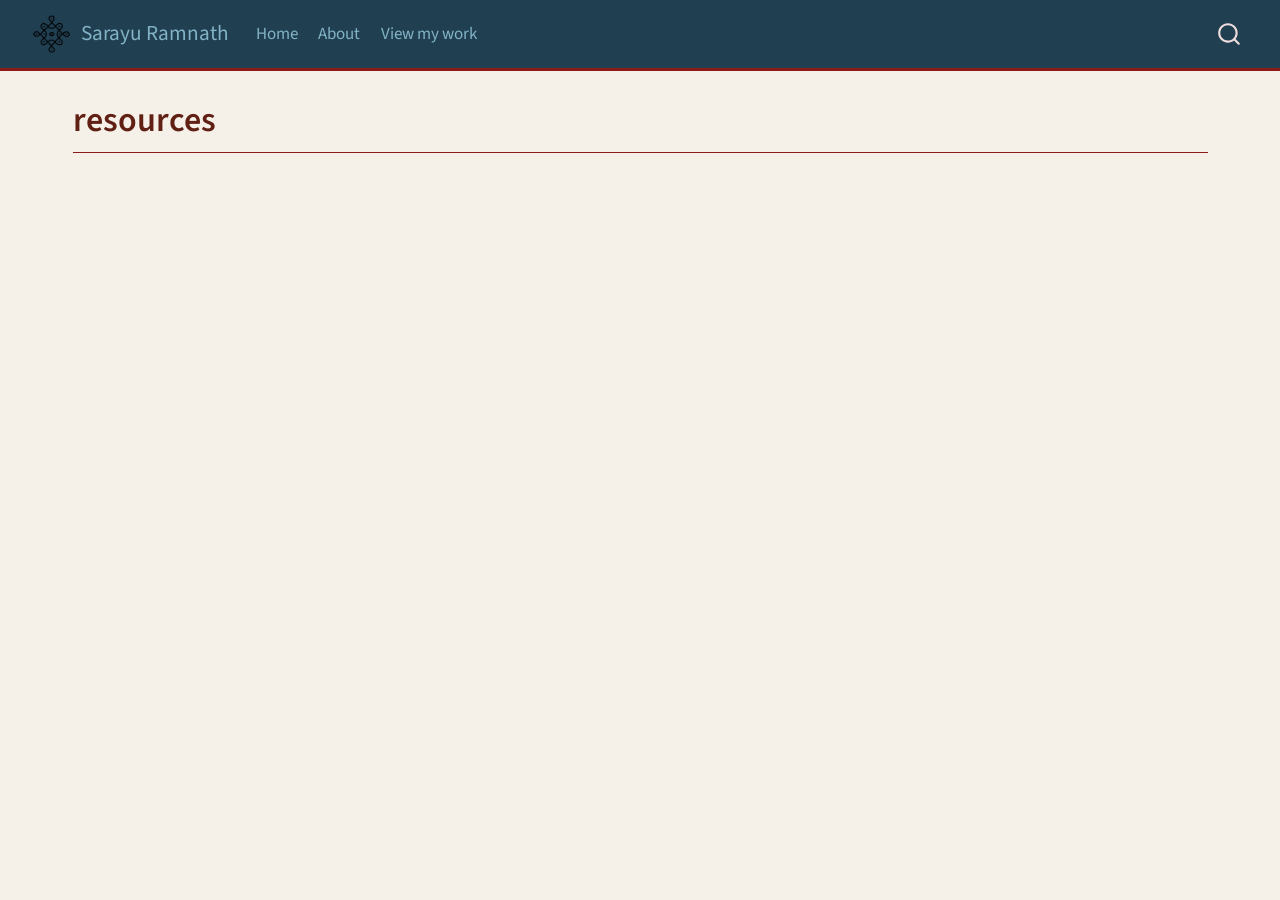
<file: docs/resources.html>
<!DOCTYPE html>
<html xmlns="http://www.w3.org/1999/xhtml" lang="en" xml:lang="en"><head>

<meta charset="utf-8">
<meta name="generator" content="quarto-1.10.18">

<meta name="viewport" content="width=device-width, initial-scale=1.0, user-scalable=yes">


<title>resources – Sarayu Ramnath</title>
<style>
/* Default styles provided by pandoc.
** See https://pandoc.org/MANUAL.html#variables-for-html for config info.
*/
span.smallcaps{font-variant: small-caps;}
div.columns{display: flex; gap: 1.5em;}
div.column{flex: auto;}
@media screen {
div.columns{gap: min(4vw, 1.5em);}
div.column{overflow-x: auto;}
}
div.hanging-indent{margin-left: 1.5em; text-indent: -1.5em;}
ul.task-list{list-style: none;}
ul.task-list li input[type="checkbox"] {
  width: 0.8em;
  margin: 0 0.8em 0.2em -1em; /* quarto-specific, see https://github.com/quarto-dev/quarto-cli/issues/4556 */ 
  vertical-align: middle;
}
</style>


<script src="site_libs/quarto-nav/quarto-nav.js"></script>
<script src="site_libs/quarto-nav/headroom.min.js"></script>
<script src="site_libs/clipboard/clipboard.min.js"></script>
<script src="site_libs/quarto-search/autocomplete.umd.js"></script>
<script src="site_libs/quarto-search/fuse.min.js"></script>
<script src="site_libs/quarto-search/quarto-search.js"></script>
<meta name="quarto:offset" content="./">
<script src="site_libs/quarto-html/quarto.js" type="module"></script>
<script src="site_libs/quarto-html/tabsets/tabsets.js" type="module"></script>
<script src="site_libs/quarto-html/popper.min.js"></script>
<script src="site_libs/quarto-html/tippy.umd.min.js"></script>
<script src="site_libs/quarto-html/anchor.min.js"></script>
<link href="site_libs/quarto-html/tippy.css" rel="stylesheet">
<link href="site_libs/quarto-html/quarto-syntax-highlighting-64a204ab8560d761af7679ceaba22944.css" rel="stylesheet" id="quarto-text-highlighting-styles">
<script src="site_libs/bootstrap/bootstrap.min.js"></script>
<link href="site_libs/bootstrap/bootstrap-icons.css" rel="stylesheet">
<link href="site_libs/bootstrap/bootstrap-5f3a88b16732471265c6a64964930f13.min.css" rel="stylesheet" append-hash="true" id="quarto-bootstrap" data-mode="light">
<script id="quarto-search-options" type="application/json">{
  "location": "navbar",
  "copy-button": false,
  "collapse-after": 3,
  "panel-placement": "end",
  "type": "overlay",
  "limit": 50,
  "keyboard-shortcut": [
    "f",
    "/",
    "s"
  ],
  "show-item-context": false,
  "language": {
    "search-no-results-text": "No results",
    "search-matching-documents-text": "matching documents",
    "search-copy-link-title": "Copy link to search",
    "search-hide-matches-text": "Hide additional matches",
    "search-more-match-text": "more match in this document",
    "search-more-matches-text": "more matches in this document",
    "search-clear-button-title": "Clear",
    "search-text-placeholder": "",
    "search-detached-cancel-button-title": "Cancel",
    "search-submit-button-title": "Submit",
    "search-label": "Search"
  }
}</script>


</head>

<body class="nav-fixed quarto-light">

<div id="quarto-search-results"></div>
  <header id="quarto-header" class="headroom fixed-top">
    <nav class="navbar navbar-expand-lg " data-bs-theme="dark">
      <div class="navbar-container container-fluid">
      <div class="navbar-brand-container mx-auto">
    <a href="./index.html" class="navbar-brand navbar-brand-logo">
    <img src="./kolam_logo.png" alt="" class="navbar-logo light-content">
    <img src="./kolam_logo.png" alt="" class="navbar-logo dark-content">
    </a>
    <a class="navbar-brand" href="./index.html">
    <span class="navbar-title">Sarayu Ramnath</span>
    </a>
  </div>
            <div id="quarto-search" class="" title="Search"></div>
          <button class="navbar-toggler" type="button" data-bs-toggle="collapse" data-bs-target="#navbarCollapse" aria-controls="navbarCollapse" role="menu" aria-expanded="false" aria-label="Toggle navigation" onclick="if (window.quartoToggleHeadroom) { window.quartoToggleHeadroom(); }">
  <span class="navbar-toggler-icon"></span>
</button>
          <div class="collapse navbar-collapse" id="navbarCollapse">
            <ul class="navbar-nav navbar-nav-scroll me-auto">
  <li class="nav-item">
    <a class="nav-link" href="./index.html"> 
<span class="menu-text">Home</span></a>
  </li>  
  <li class="nav-item">
    <a class="nav-link" href="./about.html"> 
<span class="menu-text">About</span></a>
  </li>  
  <li class="nav-item">
    <a class="nav-link" href="./blog.html"> 
<span class="menu-text">View my work</span></a>
  </li>  
</ul>
          </div> <!-- /navcollapse -->
            <div class="quarto-navbar-tools">
</div>
      </div> <!-- /container-fluid -->
    </nav>
</header>
<!-- content -->
<div id="quarto-content" class="quarto-container page-columns page-rows-contents page-layout-full page-navbar">
<!-- sidebar -->
<!-- margin-sidebar -->
    <div id="quarto-margin-sidebar" class="sidebar margin-sidebar zindex-bottom">
        
    </div>
<!-- main -->
<main class="content column-page" id="quarto-document-content">

<header id="title-block-header" class="quarto-title-block default">
<div class="quarto-title">
<h1 class="title">resources</h1>
</div>



<div class="quarto-title-meta column-page">

    
  
    
  </div>
  


</header>





</main> <!-- /main -->
<script id="quarto-html-after-body" type="application/javascript">
  window.document.addEventListener("DOMContentLoaded", function (event) {
    const icon = "";
    const anchorJS = new window.AnchorJS();
    anchorJS.options = {
      placement: 'right',
      icon: icon
    };
    anchorJS.add('.anchored');
    const isCodeAnnotation = (el) => {
      for (const clz of el.classList) {
        if (clz.startsWith('code-annotation-')) {                     
          return true;
        }
      }
      return false;
    }
    const onCopySuccess = function(e) {
      // button target
      const button = e.trigger;
      // don't keep focus
      button.blur();
      // flash "checked"
      button.classList.add('code-copy-button-checked');
      var currentTitle = button.getAttribute("title");
      button.setAttribute("title", "Copied!");
      let tooltip;
      if (window.bootstrap) {
        button.setAttribute("data-bs-toggle", "tooltip");
        button.setAttribute("data-bs-placement", "left");
        button.setAttribute("data-bs-title", "Copied!");
        tooltip = new bootstrap.Tooltip(button, 
          { trigger: "manual", 
            customClass: "code-copy-button-tooltip",
            offset: [0, -8]});
        tooltip.show();    
      }
      setTimeout(function() {
        if (tooltip) {
          tooltip.hide();
          button.removeAttribute("data-bs-title");
          button.removeAttribute("data-bs-toggle");
          button.removeAttribute("data-bs-placement");
        }
        button.setAttribute("title", currentTitle);
        button.classList.remove('code-copy-button-checked');
      }, 1000);
      // clear code selection
      e.clearSelection();
    }
    const getTextToCopy = function(trigger) {
      const outerScaffold = trigger.parentElement.cloneNode(true);
      const codeEl = outerScaffold.querySelector('code');
      for (const childEl of codeEl.children) {
        if (isCodeAnnotation(childEl)) {
          childEl.remove();
        }
      }
      return codeEl.innerText;
    }
    const clipboard = new window.ClipboardJS('.code-copy-button:not([data-in-quarto-modal])', {
      text: getTextToCopy
    });
    clipboard.on('success', onCopySuccess);
    if (window.document.getElementById('quarto-embedded-source-code-modal')) {
      const clipboardModal = new window.ClipboardJS('.code-copy-button[data-in-quarto-modal]', {
        text: getTextToCopy,
        container: window.document.getElementById('quarto-embedded-source-code-modal')
      });
      clipboardModal.on('success', onCopySuccess);
    }
      var localhostRegex = new RegExp(/^(?:http|https):\/\/localhost\:?[0-9]*\//);
      var mailtoRegex = new RegExp(/^mailto:/);
        var filterRegex = new RegExp('/' + window.location.host + '/');
      var isInternal = (href) => {
          return filterRegex.test(href) || localhostRegex.test(href) || mailtoRegex.test(href);
      }
      // Inspect non-navigation links and adorn them if external
     var links = window.document.querySelectorAll('a[href]:not(.nav-link):not(.navbar-brand):not(.toc-action):not(.sidebar-link):not(.sidebar-item-toggle):not(.pagination-link):not(.no-external):not([aria-hidden]):not(.dropdown-item):not(.quarto-navigation-tool):not(.about-link)');
      for (var i=0; i<links.length; i++) {
        const link = links[i];
        if (!isInternal(link.href)) {
          // undo the damage that might have been done by quarto-nav.js in the case of
          // links that we want to consider external
          if (link.dataset.originalHref !== undefined) {
            link.href = link.dataset.originalHref;
          }
        }
      }
    function tippyHover(el, contentFn, onTriggerFn, onUntriggerFn) {
      const config = {
        allowHTML: true,
        maxWidth: 500,
        delay: 100,
        arrow: false,
        appendTo: function(el) {
            return el.parentElement;
        },
        interactive: true,
        interactiveBorder: 10,
        theme: 'quarto',
        placement: 'bottom-start',
      };
      if (contentFn) {
        config.content = contentFn;
      }
      if (onTriggerFn) {
        config.onTrigger = onTriggerFn;
      }
      if (onUntriggerFn) {
        config.onUntrigger = onUntriggerFn;
      }
      window.tippy(el, config); 
    }
    const noterefs = window.document.querySelectorAll('a[role="doc-noteref"]');
    for (var i=0; i<noterefs.length; i++) {
      const ref = noterefs[i];
      tippyHover(ref, function() {
        // use id or data attribute instead here
        let href = ref.getAttribute('data-footnote-href') || ref.getAttribute('href');
        try { href = new URL(href).hash; } catch {}
        const id = href.replace(/^#\/?/, "");
        const note = window.document.getElementById(id);
        if (note) {
          return note.innerHTML;
        } else {
          return "";
        }
      });
    }
    const xrefs = window.document.querySelectorAll('a.quarto-xref');
    const processXRef = (id, note) => {
      // Strip column container classes
      const stripColumnClz = (el) => {
        el.classList.remove("page-full", "page-columns");
        if (el.children) {
          for (const child of el.children) {
            stripColumnClz(child);
          }
        }
      }
      stripColumnClz(note)
      if (id === null || id.startsWith('sec-')) {
        // Special case sections, only their first couple elements
        const container = document.createElement("div");
        if (note.children && note.children.length > 2) {
          container.appendChild(note.children[0].cloneNode(true));
          for (let i = 1; i < note.children.length; i++) {
            const child = note.children[i];
            if (child.tagName === "P" && child.innerText === "") {
              continue;
            } else {
              container.appendChild(child.cloneNode(true));
              break;
            }
          }
          if (window.Quarto?.typesetMath) {
            window.Quarto.typesetMath(container);
          }
          return container.innerHTML
        } else {
          if (window.Quarto?.typesetMath) {
            window.Quarto.typesetMath(note);
          }
          return note.innerHTML;
        }
      } else {
        // Remove any anchor links if they are present
        const anchorLink = note.querySelector('a.anchorjs-link');
        if (anchorLink) {
          anchorLink.remove();
        }
        if (window.Quarto?.typesetMath) {
          window.Quarto.typesetMath(note);
        }
        if (note.classList.contains("callout")) {
          return note.outerHTML;
        } else {
          return note.innerHTML;
        }
      }
    }
    for (var i=0; i<xrefs.length; i++) {
      const xref = xrefs[i];
      tippyHover(xref, undefined, function(instance) {
        instance.disable();
        let url = xref.getAttribute('href');
        let hash = undefined; 
        if (url.startsWith('#')) {
          hash = url;
        } else {
          try { hash = new URL(url).hash; } catch {}
        }
        if (hash) {
          const id = hash.replace(/^#\/?/, "");
          const note = window.document.getElementById(id);
          if (note !== null) {
            try {
              const html = processXRef(id, note.cloneNode(true));
              instance.setContent(html);
            } finally {
              instance.enable();
              instance.show();
            }
          } else {
            // See if we can fetch this
            fetch(url.split('#')[0])
            .then(res => res.text())
            .then(html => {
              const parser = new DOMParser();
              const htmlDoc = parser.parseFromString(html, "text/html");
              const note = htmlDoc.getElementById(id);
              if (note !== null) {
                const html = processXRef(id, note);
                instance.setContent(html);
              } 
            }).finally(() => {
              instance.enable();
              instance.show();
            });
          }
        } else {
          // See if we can fetch a full url (with no hash to target)
          // This is a special case and we should probably do some content thinning / targeting
          fetch(url)
          .then(res => res.text())
          .then(html => {
            const parser = new DOMParser();
            const htmlDoc = parser.parseFromString(html, "text/html");
            const note = htmlDoc.querySelector('main.content');
            if (note !== null) {
              // This should only happen for chapter cross references
              // (since there is no id in the URL)
              // remove the first header
              if (note.children.length > 0 && note.children[0].tagName === "HEADER") {
                note.children[0].remove();
              }
              const html = processXRef(null, note);
              instance.setContent(html);
            } 
          }).finally(() => {
            instance.enable();
            instance.show();
          });
        }
      }, function(instance) {
      });
    }
        let selectedAnnoteEl;
        const selectorForAnnotation = ( cell, annotation) => {
          let cellAttr = 'data-code-cell="' + cell + '"';
          let lineAttr = 'data-code-annotation="' +  annotation + '"';
          const selector = 'span[' + cellAttr + '][' + lineAttr + ']';
          return selector;
        }
        const selectCodeLines = (annoteEl) => {
          const doc = window.document;
          const targetCell = annoteEl.getAttribute("data-target-cell");
          const targetAnnotation = annoteEl.getAttribute("data-target-annotation");
          const annoteSpan = window.document.querySelector(selectorForAnnotation(targetCell, targetAnnotation));
          const lines = annoteSpan.getAttribute("data-code-lines").split(",");
          const lineIds = lines.map((line) => {
            return targetCell + "-" + line;
          })
          let top = null;
          let height = null;
          let parent = null;
          if (lineIds.length > 0) {
              //compute the position of the single el (top and bottom and make a div)
              const el = window.document.getElementById(lineIds[0]);
              top = el.offsetTop;
              height = el.offsetHeight;
              parent = el.parentElement.parentElement;
            if (lineIds.length > 1) {
              const lastEl = window.document.getElementById(lineIds[lineIds.length - 1]);
              const bottom = lastEl.offsetTop + lastEl.offsetHeight;
              height = bottom - top;
            }
            if (top !== null && height !== null && parent !== null) {
              // cook up a div (if necessary) and position it 
              let div = window.document.getElementById("code-annotation-line-highlight");
              if (div === null) {
                div = window.document.createElement("div");
                div.setAttribute("id", "code-annotation-line-highlight");
                div.style.position = 'absolute';
                parent.appendChild(div);
              }
              div.style.top = top - 2 + "px";
              div.style.height = height + 4 + "px";
              div.style.left = 0;
              let gutterDiv = window.document.getElementById("code-annotation-line-highlight-gutter");
              if (gutterDiv === null) {
                gutterDiv = window.document.createElement("div");
                gutterDiv.setAttribute("id", "code-annotation-line-highlight-gutter");
                gutterDiv.style.position = 'absolute';
                const codeCell = window.document.getElementById(targetCell);
                const gutter = codeCell.querySelector('.code-annotation-gutter');
                gutter.appendChild(gutterDiv);
              }
              gutterDiv.style.top = top - 2 + "px";
              gutterDiv.style.height = height + 4 + "px";
            }
            selectedAnnoteEl = annoteEl;
          }
        };
        const unselectCodeLines = () => {
          const elementsIds = ["code-annotation-line-highlight", "code-annotation-line-highlight-gutter"];
          elementsIds.forEach((elId) => {
            const div = window.document.getElementById(elId);
            if (div) {
              div.remove();
            }
          });
          selectedAnnoteEl = undefined;
        };
          // Handle positioning of the toggle
      window.addEventListener(
        "resize",
        throttle(() => {
          elRect = undefined;
          if (selectedAnnoteEl) {
            selectCodeLines(selectedAnnoteEl);
          }
        }, 10)
      );
      function throttle(fn, ms) {
      let throttle = false;
      let timer;
        return (...args) => {
          if(!throttle) { // first call gets through
              fn.apply(this, args);
              throttle = true;
          } else { // all the others get throttled
              if(timer) clearTimeout(timer); // cancel #2
              timer = setTimeout(() => {
                fn.apply(this, args);
                timer = throttle = false;
              }, ms);
          }
        };
      }
        // Attach click handler to the DT
        const annoteDls = window.document.querySelectorAll('dt[data-target-cell]');
        for (const annoteDlNode of annoteDls) {
          annoteDlNode.addEventListener('click', (event) => {
            const clickedEl = event.target;
            if (clickedEl !== selectedAnnoteEl) {
              unselectCodeLines();
              const activeEl = window.document.querySelector('dt[data-target-cell].code-annotation-active');
              if (activeEl) {
                activeEl.classList.remove('code-annotation-active');
              }
              selectCodeLines(clickedEl);
              clickedEl.classList.add('code-annotation-active');
            } else {
              // Unselect the line
              unselectCodeLines();
              clickedEl.classList.remove('code-annotation-active');
            }
          });
        }
    const findCites = (el) => {
      const parentEl = el.parentElement;
      if (parentEl) {
        const cites = parentEl.dataset.cites;
        if (cites) {
          return {
            el,
            cites: cites.split(' ')
          };
        } else {
          return findCites(el.parentElement)
        }
      } else {
        return undefined;
      }
    };
    var bibliorefs = window.document.querySelectorAll('a[role="doc-biblioref"]');
    for (var i=0; i<bibliorefs.length; i++) {
      const ref = bibliorefs[i];
      const citeInfo = findCites(ref);
      if (citeInfo) {
        tippyHover(citeInfo.el, function() {
          var popup = window.document.createElement('div');
          citeInfo.cites.forEach(function(cite) {
            var citeDiv = window.document.createElement('div');
            citeDiv.classList.add('hanging-indent');
            citeDiv.classList.add('csl-entry');
            var biblioDiv = window.document.getElementById('ref-' + cite);
            if (biblioDiv) {
              citeDiv.innerHTML = biblioDiv.innerHTML;
            }
            popup.appendChild(citeDiv);
          });
          return popup.innerHTML;
        });
      }
    }
  });
  </script>
</div> <!-- /content -->




</body></html>
</file>
<file: docs/site_libs/quarto-html/tippy.css>
.tippy-box[data-animation=fade][data-state=hidden]{opacity:0}[data-tippy-root]{max-width:calc(100vw - 10px)}.tippy-box{position:relative;background-color:#333;color:#fff;border-radius:4px;font-size:14px;line-height:1.4;white-space:normal;outline:0;transition-property:transform,visibility,opacity}.tippy-box[data-placement^=top]>.tippy-arrow{bottom:0}.tippy-box[data-placement^=top]>.tippy-arrow:before{bottom:-7px;left:0;border-width:8px 8px 0;border-top-color:initial;transform-origin:center top}.tippy-box[data-placement^=bottom]>.tippy-arrow{top:0}.tippy-box[data-placement^=bottom]>.tippy-arrow:before{top:-7px;left:0;border-width:0 8px 8px;border-bottom-color:initial;transform-origin:center bottom}.tippy-box[data-placement^=left]>.tippy-arrow{right:0}.tippy-box[data-placement^=left]>.tippy-arrow:before{border-width:8px 0 8px 8px;border-left-color:initial;right:-7px;transform-origin:center left}.tippy-box[data-placement^=right]>.tippy-arrow{left:0}.tippy-box[data-placement^=right]>.tippy-arrow:before{left:-7px;border-width:8px 8px 8px 0;border-right-color:initial;transform-origin:center right}.tippy-box[data-inertia][data-state=visible]{transition-timing-function:cubic-bezier(.54,1.5,.38,1.11)}.tippy-arrow{width:16px;height:16px;color:#333}.tippy-arrow:before{content:"";position:absolute;border-color:transparent;border-style:solid}.tippy-content{position:relative;padding:5px 9px;z-index:1}
</file>
<file: docs/site_libs/quarto-html/quarto-syntax-highlighting-64a204ab8560d761af7679ceaba22944.css>
/* quarto syntax highlight colors */
:root {
  --quarto-hl-ot-color: #003B4F;
  --quarto-hl-at-color: #657422;
  --quarto-hl-ss-color: #20794D;
  --quarto-hl-an-color: #5E5E5E;
  --quarto-hl-fu-color: #4758AB;
  --quarto-hl-st-color: #20794D;
  --quarto-hl-cf-color: #003B4F;
  --quarto-hl-op-color: #5E5E5E;
  --quarto-hl-er-color: #AD0000;
  --quarto-hl-bn-color: #AD0000;
  --quarto-hl-al-color: #AD0000;
  --quarto-hl-va-color: #111111;
  --quarto-hl-bu-color: inherit;
  --quarto-hl-ex-color: inherit;
  --quarto-hl-pp-color: #AD0000;
  --quarto-hl-in-color: #5E5E5E;
  --quarto-hl-vs-color: #20794D;
  --quarto-hl-wa-color: #5E5E5E;
  --quarto-hl-do-color: #5E5E5E;
  --quarto-hl-im-color: #00769E;
  --quarto-hl-ch-color: #20794D;
  --quarto-hl-dt-color: #AD0000;
  --quarto-hl-fl-color: #AD0000;
  --quarto-hl-co-color: #5E5E5E;
  --quarto-hl-cv-color: #5E5E5E;
  --quarto-hl-cn-color: #8f5902;
  --quarto-hl-sc-color: #5E5E5E;
  --quarto-hl-dv-color: #AD0000;
  --quarto-hl-kw-color: #003B4F;
}

/* other quarto variables */
:root {
  --quarto-font-monospace: SFMono-Regular, Menlo, Monaco, Consolas, "Liberation Mono", "Courier New", monospace;
}

/* syntax highlight based on Pandoc's rules */
pre > code.sourceCode > span {
  color: #003B4F;
}

code.sourceCode > span {
  color: #003B4F;
}

div.sourceCode,
div.sourceCode pre.sourceCode {
  color: #003B4F;
}

/* Normal */
code span {
  color: #003B4F;
}

/* Alert */
code span.al {
  color: #AD0000;
  font-style: inherit;
}

/* Annotation */
code span.an {
  color: #5E5E5E;
  font-style: inherit;
}

/* Attribute */
code span.at {
  color: #657422;
  font-style: inherit;
}

/* BaseN */
code span.bn {
  color: #AD0000;
  font-style: inherit;
}

/* BuiltIn */
code span.bu {
  font-style: inherit;
}

/* ControlFlow */
code span.cf {
  color: #003B4F;
  font-weight: bold;
  font-style: inherit;
}

/* Char */
code span.ch {
  color: #20794D;
  font-style: inherit;
}

/* Constant */
code span.cn {
  color: #8f5902;
  font-style: inherit;
}

/* Comment */
code span.co {
  color: #5E5E5E;
  font-style: inherit;
}

/* CommentVar */
code span.cv {
  color: #5E5E5E;
  font-style: italic;
}

/* Documentation */
code span.do {
  color: #5E5E5E;
  font-style: italic;
}

/* DataType */
code span.dt {
  color: #AD0000;
  font-style: inherit;
}

/* DecVal */
code span.dv {
  color: #AD0000;
  font-style: inherit;
}

/* Error */
code span.er {
  color: #AD0000;
  font-style: inherit;
}

/* Extension */
code span.ex {
  font-style: inherit;
}

/* Float */
code span.fl {
  color: #AD0000;
  font-style: inherit;
}

/* Function */
code span.fu {
  color: #4758AB;
  font-style: inherit;
}

/* Import */
code span.im {
  color: #00769E;
  font-style: inherit;
}

/* Information */
code span.in {
  color: #5E5E5E;
  font-style: inherit;
}

/* Keyword */
code span.kw {
  color: #003B4F;
  font-weight: bold;
  font-style: inherit;
}

/* Operator */
code span.op {
  color: #5E5E5E;
  font-style: inherit;
}

/* Other */
code span.ot {
  color: #003B4F;
  font-style: inherit;
}

/* Preprocessor */
code span.pp {
  color: #AD0000;
  font-style: inherit;
}

/* SpecialChar */
code span.sc {
  color: #5E5E5E;
  font-style: inherit;
}

/* SpecialString */
code span.ss {
  color: #20794D;
  font-style: inherit;
}

/* String */
code span.st {
  color: #20794D;
  font-style: inherit;
}

/* Variable */
code span.va {
  color: #111111;
  font-style: inherit;
}

/* VerbatimString */
code span.vs {
  color: #20794D;
  font-style: inherit;
}

/* Warning */
code span.wa {
  color: #5E5E5E;
  font-style: italic;
}

.prevent-inlining {
  content: "</";
}

/*# sourceMappingURL=9d8d5bb603a83b8298b89080a598c93b.css.map */
</file>
